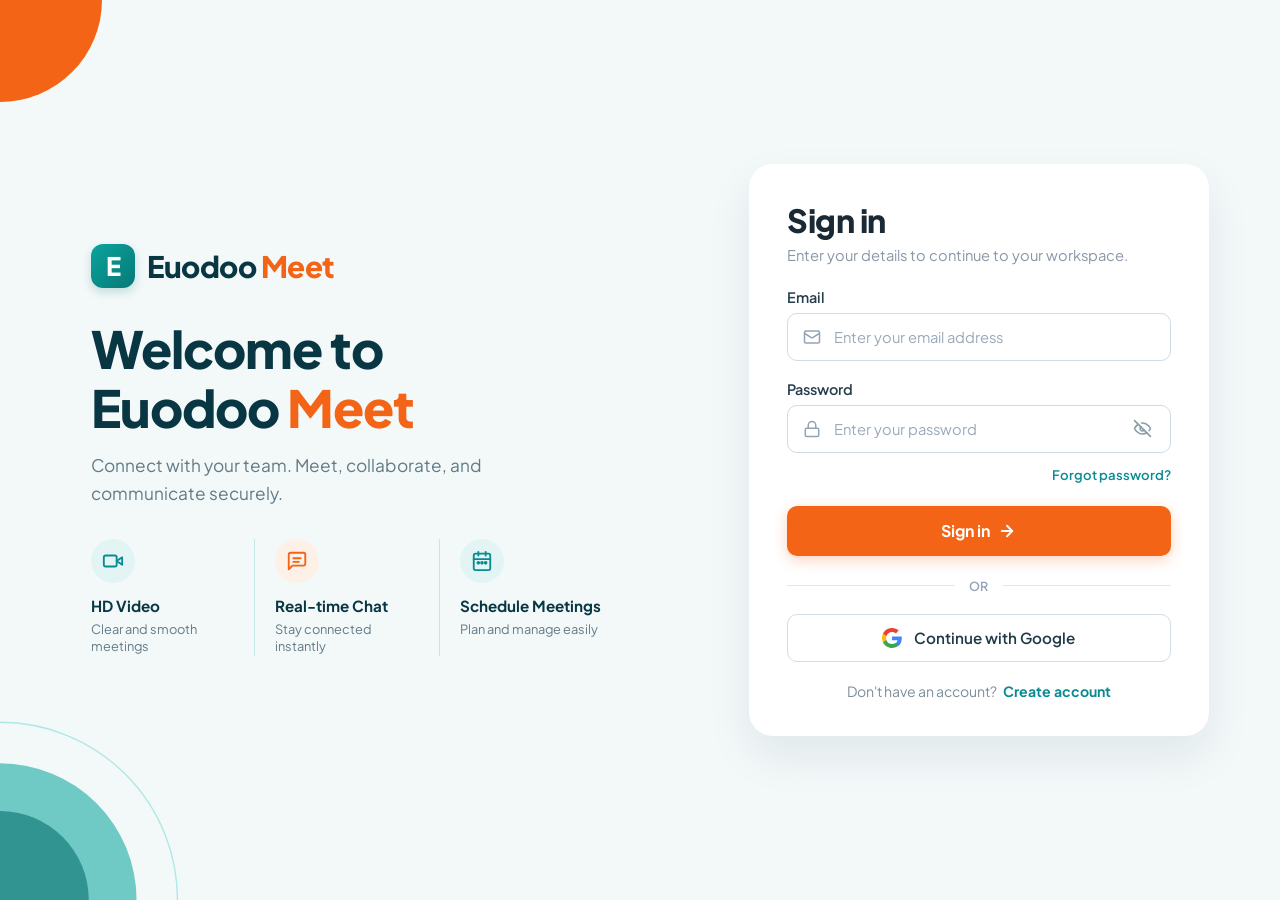
<file: index.html>
<!DOCTYPE html>
<html lang="en">
<head>
    <meta charset="UTF-8" />
    <meta name="viewport" content="width=device-width, initial-scale=1.0" />
    <meta name="description" content="Euodoo Meet - video conferencing and collaboration" />
    <title>Euodoo Meet</title>
    <style>
        body {
            margin: 0;
            min-height: 100vh;
            display: flex;
            align-items: center;
            justify-content: center;
            font-family: system-ui, -apple-system, "Segoe UI", Roboto, sans-serif;
            background: #f8fafc;
            color: #334155;
        }
        main {
            text-align: center;
        }
        .spinner {
            width: 34px;
            height: 34px;
            margin: 0 auto 14px;
            border: 3px solid #cbd5e1;
            border-top-color: #00817a;
            border-radius: 50%;
            animation: spin 0.8s linear infinite;
        }
        @keyframes spin { to { transform: rotate(360deg); } }
        p { margin: 0 0 14px; font-size: 15px; }
        a {
            color: #00817a;
            font-weight: 600;
            text-decoration: none;
        }
        a:hover { text-decoration: underline; }
    </style>
</head>
<body>
    <main>
        <div class="spinner" aria-hidden="true"></div>
        <p id="loading">Taking you to Euodoo Meet&hellip;</p>
        <p>If you are not redirected, <a href="login.html">Continue to Euodoo Meet</a></p>
    </main>
    <script>
        (function () {
            // Keep the loading message accessible while the redirect happens.
            var msg = document.getElementById('loading');
            if (msg) msg.textContent = 'Taking you to Euodoo Meet\u2026';
            // Relative redirect so the app works from any deployment root.
            window.location.replace('login.html');
        })();
    </script>
</body>
</html>
</file>
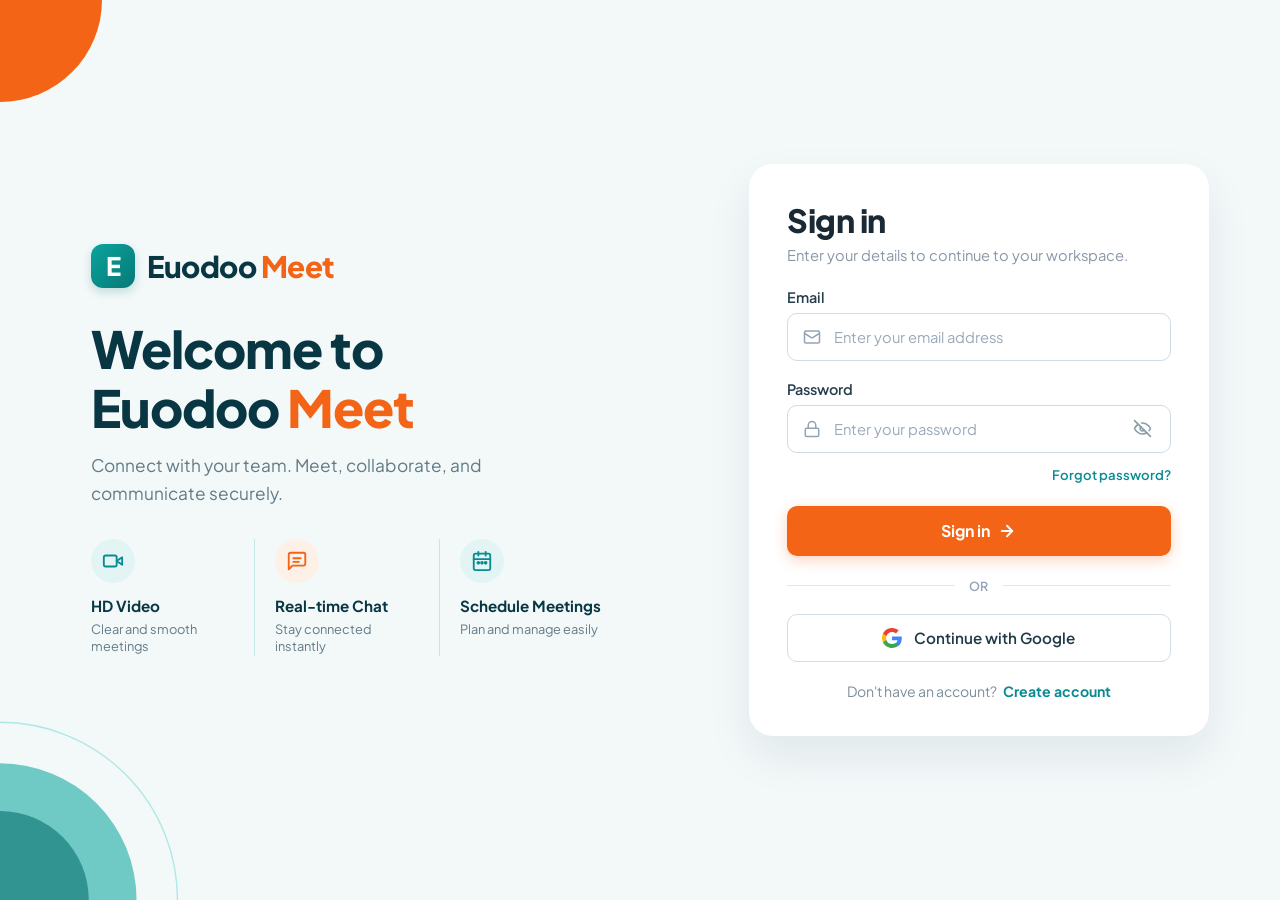
<file: admin.html>
<!DOCTYPE html>
<html lang="en">
<head>
    <meta charset="utf-8">
    <meta name="viewport" content="width=device-width, initial-scale=1, viewport-fit=cover">
    <title>Admin analytics &middot; EuodooMeet</title>
    <link rel="preconnect" href="https://fonts.googleapis.com">
    <link rel="preconnect" href="https://fonts.gstatic.com" crossorigin>
    <link href="https://fonts.googleapis.com/css2?family=Plus+Jakarta+Sans:wght@400;500;600;700;800&display=swap"
          rel="stylesheet">
    <style>
        :root {
            --teal: #00817a;
            --teal-pale: #e2f2f0;
            --orange: #F06422;
            --orange-pale: #FEF0E8;
            --canvas: #f7f8fa;
            --card: #ffffff;
            --ink: #17333d;
            --muted: #718893;
            --muted-strong: #5b7380;
            --line: #dce7ea;
            --line-strong: #ccd9dd;
            --r-md: 12px;
            --r-sm: 8px;
            --green: #1a7f4e;
            --green-pale: #e6f5ee;
            --red: #d43d3d;
            --red-pale: #fdecec;
            --shadow-card: 0 1px 2px rgba(23, 51, 61, .04), 0 10px 28px -14px rgba(23, 51, 61, .12);
        }

        * { box-sizing: border-box; }

        html { height: 100%; }

        body {
            margin: 0;
            min-height: 100%;
            background: var(--canvas);
            color: var(--ink);
            font-family: 'Plus Jakarta Sans', Inter, ui-sans-serif, system-ui, -apple-system, 'Segoe UI', Roboto, sans-serif;
            font-size: 14px;
            line-height: 1.45;
            -webkit-font-smoothing: antialiased;
        }

        [hidden] { display: none !important; }

        :where(a, button, select, input, [tabindex]):focus-visible {
            outline: 2px solid var(--teal);
            outline-offset: 2px;
        }

        .sr-only {
            position: absolute;
            width: 1px;
            height: 1px;
            padding: 0;
            margin: -1px;
            overflow: hidden;
            clip: rect(0 0 0 0);
            white-space: nowrap;
            border: 0;
        }

        /* ---------- Sticky topbar ---------- */
        .topbar {
            position: sticky;
            top: 0;
            z-index: 30;
            display: flex;
            align-items: center;
            justify-content: space-between;
            gap: 12px;
            min-height: 64px;
            padding: 10px 20px;
            padding-top: max(10px, env(safe-area-inset-top));
            background: var(--card);
            border-bottom: 1px solid var(--line);
        }

        .brand {
            display: inline-flex;
            align-items: center;
            gap: 10px;
            text-decoration: none;
            color: var(--ink);
            border-radius: var(--r-sm);
        }

        .brand-chip {
            display: grid;
            place-items: center;
            width: 40px;
            height: 40px;
            border-radius: var(--r-md);
            background: var(--teal);
            color: #fff;
            font-size: 22px;
            font-weight: 800;
            flex: 0 0 auto;
        }

        .brand-name {
            font-size: 20px;
            font-weight: 800;
            letter-spacing: -0.02em;
            white-space: nowrap;
        }

        .brand-name .accent { color: var(--orange); }

        .topbar-link {
            display: inline-flex;
            align-items: center;
            height: 40px;
            padding: 0 16px;
            border: 1px solid var(--line-strong);
            border-radius: var(--r-sm);
            background: var(--card);
            color: var(--ink);
            font-weight: 700;
            text-decoration: none;
            white-space: nowrap;
            transition: background .15s ease;
        }

        .topbar-link:hover { background: var(--canvas); }

        /* ---------- Layout ---------- */
        .container {
            max-width: 1240px;
            margin: 0 auto;
            padding: 28px 20px 40px;
        }

        .page-head { margin-bottom: 20px; }

        .page-head h1 {
            margin: 0 0 10px;
            font-size: 26px;
            font-weight: 800;
            letter-spacing: -0.02em;
        }

        .demo-banner {
            display: inline-flex;
            align-items: center;
            gap: 8px;
            padding: 7px 12px;
            border: 1px solid var(--orange);
            background: var(--orange-pale);
            color: #8a3c13;
            border-radius: 999px;
            font-size: 12.5px;
            font-weight: 600;
        }

        .demo-banner .dot {
            width: 8px;
            height: 8px;
            border-radius: 50%;
            background: var(--orange);
            flex: 0 0 auto;
        }

        .filters {
            display: flex;
            flex-wrap: wrap;
            align-items: flex-end;
            gap: 12px;
            margin-top: 18px;
        }

        .field { display: flex; flex-direction: column; gap: 5px; }

        .field label {
            font-size: 12px;
            font-weight: 700;
            color: var(--muted-strong);
        }

        .field select,
        .field input {
            height: 42px;
            min-width: 0;
            padding: 0 12px;
            border: 1px solid var(--line-strong);
            border-radius: var(--r-sm);
            background: var(--card);
            color: var(--ink);
            font: inherit;
            font-weight: 600;
        }

        .field select { cursor: pointer; }
        .field input { width: 260px; }

        .field select:hover,
        .field input:hover { background: var(--canvas); }

        /* ---------- KPI cards ---------- */
        .kpi-grid {
            display: grid;
            grid-template-columns: repeat(auto-fit, minmax(160px, 1fr));
            gap: 14px;
            margin-bottom: 22px;
        }

        .kpi-card {
            background: var(--card);
            border: 1px solid var(--line);
            border-radius: var(--r-md);
            box-shadow: var(--shadow-card);
            padding: 16px 18px;
        }

        .kpi-label {
            margin: 0 0 6px;
            font-size: 12px;
            font-weight: 700;
            color: var(--muted-strong);
        }

        .kpi-value {
            margin: 0;
            font-size: 26px;
            font-weight: 800;
            letter-spacing: -0.02em;
            font-variant-numeric: tabular-nums;
        }

        .kpi-value .unit {
            font-size: 13px;
            font-weight: 700;
            color: var(--muted-strong);
            margin-left: 3px;
        }

        /* ---------- Charts ---------- */
        .charts-grid {
            display: grid;
            grid-template-columns: 1fr 1fr;
            gap: 14px;
            margin-bottom: 22px;
        }

        .chart-card {
            background: var(--card);
            border: 1px solid var(--line);
            border-radius: var(--r-md);
            box-shadow: var(--shadow-card);
            padding: 18px;
            min-width: 0;
        }

        .chart-card h2 {
            margin: 0 0 12px;
            font-size: 15px;
            font-weight: 700;
        }

        .chart-svg { display: block; width: 100%; height: auto; }

        .chart-svg text {
            font-family: inherit;
            font-size: 10px;
            fill: var(--muted-strong);
        }

        .chart-svg .bar { transition: opacity .15s ease; }
        .chart-svg .bar:hover { opacity: .82; }

        /* ---------- Table ---------- */
        .table-card {
            background: var(--card);
            border: 1px solid var(--line);
            border-radius: var(--r-md);
            box-shadow: var(--shadow-card);
            overflow: hidden;
            margin-bottom: 26px;
        }

        .table-scroll { overflow-x: auto; }

        .table-scroll table {
            width: 100%;
            min-width: 760px;
            border-collapse: collapse;
        }

        .table-scroll thead th {
            text-align: left;
            padding: 12px 16px;
            font-size: 12px;
            font-weight: 700;
            text-transform: uppercase;
            letter-spacing: .06em;
            color: var(--muted-strong);
            background: var(--canvas);
            border-bottom: 1px solid var(--line);
            white-space: nowrap;
        }

        .table-scroll tbody td {
            padding: 13px 16px;
            border-bottom: 1px solid var(--line);
            font-variant-numeric: tabular-nums;
            vertical-align: middle;
        }

        .table-scroll tbody tr:last-child td { border-bottom: 0; }
        .table-scroll tbody tr:hover td { background: #fbfdfd; }

        .cell-meeting { min-width: 0; }

        .cell-meeting .m-title {
            font-weight: 700;
            color: var(--ink);
        }

        .cell-meeting .m-code {
            font-size: 11.5px;
            color: var(--muted);
            font-weight: 600;
            letter-spacing: .03em;
        }

        .status-pill {
            display: inline-flex;
            align-items: center;
            gap: 6px;
            padding: 4px 10px;
            border-radius: 999px;
            font-size: 12px;
            font-weight: 700;
            white-space: nowrap;
        }

        .status-pill::before {
            content: '';
            width: 7px;
            height: 7px;
            border-radius: 50%;
            background: currentColor;
            flex: 0 0 auto;
        }

        .status-active { background: var(--green-pale); color: var(--green); }
        .status-completed { background: var(--teal-pale); color: #066a64; }
        .status-missed { background: var(--red-pale); color: var(--red); }

        .table-empty td {
            text-align: center;
            padding: 34px 16px;
            color: var(--muted-strong);
            font-weight: 600;
        }

        .pagination {
            display: flex;
            align-items: center;
            justify-content: flex-end;
            gap: 10px;
            padding: 12px 16px;
            border-top: 1px solid var(--line);
            background: var(--card);
        }

        .page-info {
            font-size: 13px;
            font-weight: 600;
            color: var(--muted-strong);
            font-variant-numeric: tabular-nums;
        }

        .page-btn {
            height: 34px;
            padding: 0 14px;
            border: 1px solid var(--line-strong);
            border-radius: var(--r-sm);
            background: var(--card);
            color: var(--ink);
            font: inherit;
            font-weight: 700;
            cursor: pointer;
            transition: background .15s ease;
        }

        .page-btn:hover:not(:disabled) { background: var(--canvas); }
        .page-btn:disabled { opacity: .45; cursor: default; }

        /* ---------- Access denied ---------- */
        .denied-wrap {
            max-width: 460px;
            margin: 12vh auto 0;
            padding: 0 20px;
        }

        .denied-card {
            background: var(--card);
            border: 1px solid var(--line);
            border-radius: var(--r-md);
            box-shadow: var(--shadow-card);
            padding: 32px 28px;
            text-align: center;
        }

        .denied-icon {
            display: grid;
            place-items: center;
            width: 52px;
            height: 52px;
            margin: 0 auto 16px;
            border-radius: 50%;
            background: var(--orange-pale);
            color: var(--orange);
        }

        .denied-card h1 { margin: 0 0 8px; font-size: 22px; font-weight: 800; }
        .denied-card p { margin: 0 0 20px; color: var(--muted-strong); }

        .btn-primary {
            display: inline-flex;
            align-items: center;
            height: 42px;
            padding: 0 20px;
            border: 0;
            border-radius: var(--r-sm);
            background: var(--teal);
            color: #fff;
            font: inherit;
            font-weight: 700;
            text-decoration: none;
            cursor: pointer;
            transition: background .15s ease;
        }

        .btn-primary:hover { background: #07625d; }

        .footer-note {
            text-align: center;
            color: var(--muted);
            font-size: 13px;
            padding-bottom: 12px;
        }

        /* ---------- Responsive ---------- */
        @media (max-width: 900px) {
            .charts-grid { grid-template-columns: 1fr; }
        }

        @media (max-width: 640px) {
            .container { padding: 20px 14px 32px; }
            .field input { width: 100%; }
            .filters .field { flex: 1 1 140px; }
        }
    </style>
</head>
<!-- NOTE: the admin gate below is a UI-level demo check only. The backend MUST
     enforce authorization on the analytics API (e.g. GET /api/admin/analytics)
     before serving admin usage data. Client-side gating is not security. -->
<body>

<!-- ===================== Sticky topbar ===================== -->
<header class="topbar">
    <a class="brand" href="dashboard.html">
        <span class="brand-chip" aria-hidden="true">E</span>
        <span class="brand-name">Euodoo<span class="accent">Meet</span></span>
    </a>
    <nav aria-label="Top navigation">
        <a class="topbar-link" href="dashboard.html">Dashboard</a>
    </nav>
</header>

<!-- ===================== Access denied (non-admin users) ===================== -->
<div id="denied-view" hidden>
    <div class="denied-wrap">
        <div class="denied-card">
            <span class="denied-icon" aria-hidden="true">
                <svg width="24" height="24" viewBox="0 0 24 24" fill="none" stroke="currentColor" stroke-width="2"
                     stroke-linecap="round" stroke-linejoin="round" aria-hidden="true" focusable="false">
                    <rect width="18" height="11" x="3" y="11" rx="2"/><path d="M7 11V7a5 5 0 0 1 10 0v4"/>
                </svg>
            </span>
            <h1>Access denied</h1>
            <p>Your account doesn't have admin access. Sign in with an administrator account.</p>
            <a class="btn-primary" href="dashboard.html">Back to dashboard</a>
        </div>
    </div>
</div>

<!-- ===================== Admin analytics (demo data) ===================== -->
<div id="app-view" hidden>
    <main class="container">

        <!-- 1. Header row -->
        <div class="page-head">
            <h1>Admin analytics</h1>
            <span class="demo-banner"><span class="dot" aria-hidden="true"></span>Demo data &mdash; when connected, this page computes real usage from the backend analytics API.</span>
            <div class="filters">
                <div class="field">
                    <label for="range-select">Date range</label>
                    <select id="range-select">
                        <option value="7">Last 7 days</option>
                        <option value="30" selected>Last 30 days</option>
                        <option value="90">Last 90 days</option>
                    </select>
                </div>
                <div class="field">
                    <label for="meeting-search">Search</label>
                    <input id="meeting-search" type="search" autocomplete="off" spellcheck="false"
                           placeholder="Search meeting title or host">
                </div>
            </div>
        </div>

        <!-- 2. KPI cards -->
        <section class="kpi-grid" aria-label="Usage summary">
            <div class="kpi-card">
                <p class="kpi-label">Total meetings</p>
                <p class="kpi-value" id="kpi-total">0</p>
            </div>
            <div class="kpi-card">
                <p class="kpi-label">Active now</p>
                <p class="kpi-value" id="kpi-active">0</p>
            </div>
            <div class="kpi-card">
                <p class="kpi-label">Completed</p>
                <p class="kpi-value" id="kpi-completed">0</p>
            </div>
            <div class="kpi-card">
                <p class="kpi-label">Avg duration</p>
                <p class="kpi-value"><span id="kpi-avg">0</span><span class="unit">min</span></p>
            </div>
            <div class="kpi-card">
                <p class="kpi-label">Total participants</p>
                <p class="kpi-value" id="kpi-participants">0</p>
            </div>
        </section>

        <!-- 3. Charts -->
        <section class="charts-grid" aria-label="Usage charts">
            <div class="chart-card">
                <h2 id="week-chart-title">Meetings per week</h2>
                <svg id="week-chart" class="chart-svg" role="img" aria-labelledby="week-chart-title" viewBox="0 0 760 250"></svg>
            </div>
            <div class="chart-card">
                <h2 id="participants-chart-title">Participants by meeting</h2>
                <svg id="participants-chart" class="chart-svg" role="img" aria-labelledby="participants-chart-title" viewBox="0 0 760 250"></svg>
            </div>
        </section>

        <!-- 4. Meetings table -->
        <section class="table-card" aria-label="Meetings list">
            <div class="table-scroll">
                <table>
                    <thead>
                    <tr>
                        <th scope="col">Meeting</th>
                        <th scope="col">Host</th>
                        <th scope="col">Date</th>
                        <th scope="col">Participants</th>
                        <th scope="col">Duration</th>
                        <th scope="col">Status</th>
                    </tr>
                    </thead>
                    <tbody id="meetings-tbody"></tbody>
                </table>
            </div>
            <div class="pagination">
                <span class="page-info" id="page-info">Page 1 of 1</span>
                <button type="button" class="page-btn" id="page-prev">&larr; Prev</button>
                <button type="button" class="page-btn" id="page-next">Next &rarr;</button>
            </div>
        </section>

        <!-- 5. Footer note -->
        <p class="footer-note">Sample analytics shown as demo data. Connect the Spring Boot analytics endpoint (GET /api/admin/analytics) to display real usage.</p>
    </main>
</div>

<script src="js/app.js"></script>
<script>
(function () {
    'use strict';

    /* ---------------------------------------------------------------
       Helpers: DOM + escaping (same practice as Callpage.html's esc())
       --------------------------------------------------------------- */
    var $ = function (id) { return document.getElementById(id); };

    // Escapes any string injected into innerHTML: replaces & < > " '
    var esc = function (s) {
        return String(s == null ? '' : s).replace(/[&<>"']/g, function (m) {
            return { '&': '&amp;', '<': '&lt;', '>': '&gt;', '"': '&quot;', "'": '&#39;' }[m];
        });
    };

    var DAY_MS = 86400000;
    var MONTHS = ['Jan', 'Feb', 'Mar', 'Apr', 'May', 'Jun', 'Jul', 'Aug', 'Sep', 'Oct', 'Nov', 'Dec'];

    function fmtDate(ts) {
        var d = new Date(ts);
        var h = d.getHours(), ampm = h >= 12 ? 'PM' : 'AM', h12 = h % 12 || 12;
        var m = d.getMinutes();
        return d.getDate() + ' ' + MONTHS[d.getMonth()] + ' ' + d.getFullYear() + ', ' +
            h12 + ':' + (m < 10 ? '0' : '') + m + ' ' + ampm;
    }

    function fmtShort(ts) {
        var d = new Date(ts);
        return d.getDate() + ' ' + MONTHS[d.getMonth()];
    }

    /* ---------------------------------------------------------------
       1. Auth + admin gate (UI-level demo check only)
       --------------------------------------------------------------- */
    var app = window.EuodooApp || null;
    var session = app && typeof app.requireAuth === 'function'
        ? app.requireAuth('login.html', false)
        : null;
    if (!session) return; // requireAuth redirected to login.html

    // Demo allow-list only; real authorization must live server-side.
    var ADMIN_EMAILS = ['kiran.s@euodoo.com'];

    var sessionEmail = session && session.email ? String(session.email).toLowerCase().trim() : '';
    var isAdmin = ADMIN_EMAILS.indexOf(sessionEmail) !== -1;

    var deniedView = $('denied-view');
    var appView = $('app-view');
    if (!deniedView || !appView) return;

    if (!isAdmin) {
        // Non-admin: show ONLY the denied card; everything else stays hidden.
        deniedView.hidden = false;
        appView.hidden = true;
        return;
    }

    deniedView.hidden = true;
    appView.hidden = false;

    /* ---------------------------------------------------------------
       2. Deterministic demo dataset
       ---------------------------------------------------------------
       Values are seeded from the meeting code strings so every reload
       of the page shows the SAME numbers (no Math.random noise).      */

    // Small FNV-1a style hash -> 32-bit unsigned int.
    function hashStr(s) {
        var h = 2166136261;
        for (var i = 0; i < s.length; i++) {
            h ^= s.charCodeAt(i);
            h = Math.imul(h, 16777619) >>> 0;
        }
        return h >>> 0;
    }

    // Mulberry32 PRNG seeded from the hash.
    function rngFor(seed) {
        var a = seed >>> 0;
        return function () {
            a = (a + 0x6D2B79F5) | 0;
            var t = Math.imul(a ^ (a >>> 15), 1 | a);
            t = (t + Math.imul(t ^ (t >>> 7), 61 | t)) ^ t;
            return ((t ^ (t >>> 14)) >>> 0) / 4294967296;
        };
    }

    var MEETING_SEEDS = [
        { code: 'fpl-qtxr-mhs', title: 'Frontend Planning',   host: 'Kiran S' },
        { code: 'skf-lndw-zoa', title: 'Sprint Kickoff',      host: 'Rithu Singh' },
        { code: 'dcr-ypeh-vbi', title: 'Design Critique',     host: 'Dawan S' },
        { code: 'cld-mxfa-gkt', title: 'Client Demo',         host: 'Kiran S' },
        { code: 'bsy-owtc-rje', title: 'Backend Sync',        host: 'Jhanavi Kumari' },
        { code: 'rrt-qzia-nhu', title: 'Release Retro',       host: 'Kiran S' },
        { code: 'spl-rdvb-wyk', title: 'Sprint Planning',     host: 'Rithu Singh' },
        { code: 'adc-mkv-plg',  title: 'Architecture Review', host: 'Dawan S' }
    ];

    function buildDemoData() {
        var now = new Date();
        var rows = MEETING_SEEDS.map(function (seed) {
            var r = rngFor(hashStr(seed.code));
            var daysAgo = Math.floor(r() * 90);            // spread over last 90 days
            var hour = 8 + Math.floor(r() * 10);           // 08:00 .. 17:59
            var minute = Math.floor(r() * 60);
            var started = new Date(now.getFullYear(), now.getMonth(), now.getDate() - daysAgo, hour, minute, 0);
            // Never place a meeting in the future (same-day early-morning visits).
            while (started.getTime() > now.getTime()) {
                started = new Date(started.getTime() - 3600000);
            }
            return {
                code: seed.code,
                title: seed.title,
                host: seed.host,
                startedAt: started.getTime(),
                durationMin: 15 + Math.floor(r() * 81),    // 15..95
                participantCount: 2 + Math.floor(r() * 11),// 2..12
                status: r() < 0.22 ? 'missed' : 'completed',
                daysAgo: daysAgo
            };
        });

        // At most ONE active meeting: deterministically the most recent one,
        // shifted into the last few hours so it is always "live" today.
        var active = rows.reduce(function (best, m) {
            return m.startedAt > best.startedAt ? m : best;
        }, rows[0]);
        var liveR = rngFor(hashStr(active.code + ':live'));
        active.startedAt = now.getTime() - (2 * 3600000 + Math.floor(liveR() * 4 * 3600000));
        active.status = 'active';
        return rows;
    }

    var DATA = buildDemoData();

    var state = {
        rangeDays: 30,
        query: '',
        page: 1
    };
    var PAGE_SIZE = 5;

    function meetingsInRange() {
        var cutoff = Date.now() - state.rangeDays * DAY_MS;
        var limit = Date.now() + 60000; // exclude anything in the future
        return DATA.filter(function (m) {
            return m.startedAt >= cutoff && m.startedAt <= limit;
        });
    }

    function filteredMeetings() {
        var q = state.query.trim().toLowerCase();
        return meetingsInRange().filter(function (m) {
            if (!q) return true;
            return m.title.toLowerCase().indexOf(q) !== -1 ||
                m.host.toLowerCase().indexOf(q) !== -1;
        }).sort(function (a, b) { return b.startedAt - a.startedAt; });
    }

    /* ---------------------------------------------------------------
       3. KPI cards
       --------------------------------------------------------------- */
    function setText(id, value) {
        var el = $(id);
        if (el) el.textContent = String(value);
    }

    function renderKpis(list) {
        var activeCount = 0, completedCount = 0, durSum = 0, participantSum = 0;
        list.forEach(function (m) {
            if (m.status === 'active') activeCount++;
            else if (m.status === 'completed') completedCount++;
            durSum += m.durationMin;
            participantSum += m.participantCount;
        });
        setText('kpi-total', list.length);
        setText('kpi-active', activeCount);
        setText('kpi-completed', completedCount);
        setText('kpi-avg', list.length ? Math.round(durSum / list.length) : 0);
        setText('kpi-participants', participantSum);
    }

    /* ---------------------------------------------------------------
       4a. "Meetings per week" — inline SVG bar chart
       --------------------------------------------------------------- */
    function weekBucketCount(rangeDays) {
        return rangeDays === 7 ? 1 : rangeDays === 30 ? 4 : 13;
    }

    function renderWeekChart(list) {
        var svg = $('week-chart');
        if (!svg) return;
        var weeks = weekBucketCount(state.rangeDays);
        var nowT = Date.now();

        var buckets = [];
        for (var i = 0; i < weeks; i++) buckets.push(0);
        list.forEach(function (m) {
            var diffDays = (nowT - m.startedAt) / DAY_MS;
            var idx = weeks === 1 ? 0 : Math.min(weeks - 1, Math.floor(diffDays / 7));
            if (idx >= 0 && idx < weeks) buckets[idx] += 1;
        });

        var W = 760, H = 250, padL = 26, padR = 10, padT = 26, padB = 38;
        var areaW = W - padL - padR, areaH = H - padT - padB;
        var max = Math.max.apply(null, buckets.concat([1]));
        var step = areaW / weeks;
        var barW = Math.min(64, step * 0.5);

        var parts = '';
        // Gridlines (decorative, aria-hidden by nature inside role="img" svg).
        [0.25, 0.5, 0.75].forEach(function (f) {
            var y = padT + areaH * f;
            parts += '<line x1="' + padL + '" y1="' + y + '" x2="' + (W - padR) + '" y2="' + y +
                '" stroke="#eef3f5" stroke-width="1"/>';
        });
        parts += '<line x1="' + padL + '" y1="' + (padT + areaH) + '" x2="' + (W - padR) +
            '" y2="' + (padT + areaH) + '" stroke="' + '#dce7ea' + '" stroke-width="1"/>';

        buckets.forEach(function (count, i) {
            var h = Math.max(count > 0 ? 5 : 0, (count / max) * areaH);
            var x = padL + i * step + (step - barW) / 2;
            var y = padT + areaH - h;
            var bucketStart = fmtShort(nowT - (i * 7 + (weeks > 8 ? 6 : 0)) * DAY_MS);
            parts +=
                '<rect class="bar" x="' + x + '" y="' + y + '" width="' + barW + '" height="' + h +
                '" rx="5" fill="#00817a">' +
                '<title>' + bucketStart + ': ' + count + ' meeting' + (count === 1 ? '' : 's') + '</title></rect>';
            if (count > 0) {
                parts += '<text x="' + (x + barW / 2) + '" y="' + (y - 7) +
                    '" text-anchor="middle" font-weight="700" fill="#17333d">' + count + '</text>';
            }
            // X labels: thin out for the 13-week view.
            if (weeks <= 4 || i % 2 === weeks % 2) {
                parts += '<text x="' + (x + barW / 2) + '" y="' + (H - 12) +
                    '" text-anchor="middle">' + bucketStart + '</text>';
            }
        });

        if (!list.length) {
            parts += '<text x="' + (W / 2) + '" y="' + (padT + areaH / 2) +
                '" text-anchor="middle" font-size="13" fill="#718893">No meetings in this range</text>';
        }

        svg.setAttribute('aria-label',
            'Meetings per week bar chart, ' + weeks + ' week' + (weeks === 1 ? '' : 's') +
            ': ' + buckets.join(', '));
        svg.innerHTML = parts; // internal data only (escaped/numeric), never user input
    }

    /* ---------------------------------------------------------------
       4b. "Participants by meeting" — horizontal SVG bars
       --------------------------------------------------------------- */
    function renderParticipantsChart(list) {
        var svg = $('participants-chart');
        if (!svg) return;

        var top = list.slice()
            .sort(function (a, b) { return b.participantCount - a.participantCount; })
            .slice(0, 6);
        var W = 760, H = 250, padL = 200, padR = 54, padT = 16, padB = 14;
        var areaW = W - padL - padR;
        var rowH = 34, gap = 6;
        var max = top.reduce(function (best, m) { return Math.max(best, m.participantCount); }, 1);
        var colors = ['#00817a', '#F06422'];

        var parts = '<line x1="' + padL + '" y1="' + padT + '" x2="' + padL + '" y2="' +
            (padT + top.length * (rowH)) + '" stroke="#dce7ea" stroke-width="1"/>';

        top.forEach(function (m, i) {
            var y = padT + i * rowH;
            var bw = Math.max(4, (m.participantCount / max) * areaW);
            var label = m.title.length > 26 ? m.title.slice(0, 25) + '\u2026' : m.title;
            parts += '<text x="' + (padL - 10) + '" y="' + (y + rowH / 2 + 8) +
                '" text-anchor="end" font-size="11.5" fill="#17333d" font-weight="600"><title>' +
                esc(m.title) + '</title>' + esc(label) + '</text>';
            parts += '<rect class="bar" x="' + padL + '" y="' + y + '" width="' + bw + '" height="' +
                (rowH - gap) + '" rx="5" fill="' + colors[i % 2] + '"><title>' + esc(m.title) +
                ': ' + m.participantCount + ' participants</title></rect>';
            parts += '<text x="' + (padL + bw + 8) + '" y="' + (y + rowH / 2 + 8) +
                '" font-weight="700" fill="#17333d">' + m.participantCount + '</text>';
        });

        if (!top.length) {
            parts += '<text x="' + (W / 2) + '" y="' + (H / 2) +
                '" text-anchor="middle" font-size="13" fill="#718893">No meetings in this range</text>';
        }

        svg.setAttribute('aria-label', 'Participants by meeting, top ' + top.length + ' meetings: ' +
            top.map(function (m) { return m.title + ' ' + m.participantCount; }).join(', '));
        svg.innerHTML = parts;
    }

    /* ---------------------------------------------------------------
       5. Meetings table + pagination
       --------------------------------------------------------------- */
    var STATUS_META = {
        active:    { cls: 'status-active',    label: 'Active' },
        completed: { cls: 'status-completed', label: 'Completed' },
        missed:    { cls: 'status-missed',    label: 'Missed' }
    };

    function renderTable(list) {
        var tbody = $('meetings-tbody');
        var prev = $('page-prev'), next = $('page-next'), info = $('page-info');
        if (!tbody) return;

        var totalPages = Math.max(1, Math.ceil(list.length / PAGE_SIZE));
        state.page = Math.min(state.page, totalPages);

        var start = (state.page - 1) * PAGE_SIZE;
        var slice = list.slice(start, start + PAGE_SIZE);

        if (!slice.length) {
            tbody.innerHTML = '<tr class="table-empty"><td colspan="6">No meetings match your filters for this range. Try a wider date range or clear the search.</td></tr>';
        } else {
            tbody.innerHTML = slice.map(function (m) {
                var meta = STATUS_META[m.status] || STATUS_META.completed;
                return '<tr>' +
                    '<td class="cell-meeting"><div class="m-title">' + esc(m.title) + '</div>' +
                    '<div class="m-code">' + esc(m.code) + '</div></td>' +
                    '<td>' + esc(m.host) + '</td>' +
                    '<td>' + fmtDate(m.startedAt) + '</td>' +
                    '<td>' + m.participantCount + '</td>' +
                    '<td>' + m.durationMin + ' min</td>' +
                    '<td><span class="status-pill ' + meta.cls + '">' + meta.label + '</span></td>' +
                    '</tr>';
            }).join('');
        }

        if (info) {
            info.textContent = list.length
                ? 'Page ' + state.page + ' of ' + totalPages
                : 'Page 1 of 1';
        }
        if (prev) prev.disabled = state.page <= 1;
        if (next) next.disabled = state.page >= totalPages;
    }

    /* ---------------------------------------------------------------
       6. Render orchestration
       --------------------------------------------------------------- */
    function render() {
        var list = filteredMeetings();
        renderKpis(list);
        renderWeekChart(list);
        renderParticipantsChart(list);
        renderTable(list);
    }

    function bindListeners() {
        var rangeSelect = $('range-select');
        var searchInput = $('meeting-search');
        var prev = $('page-prev'), next = $('page-next');

        if (rangeSelect) {
            rangeSelect.addEventListener('change', function () {
                var d = parseInt(rangeSelect.value, 10);
                state.rangeDays = isNaN(d) ? 30 : d;
                state.page = 1;
                render();
            });
        }
        if (searchInput) {
            searchInput.addEventListener('input', function () {
                state.query = searchInput.value;
                state.page = 1;
                render();
            });
        }
        if (prev) {
            prev.addEventListener('click', function () {
                if (state.page > 1) { state.page--; renderTable(filteredMeetings()); }
            });
        }
        if (next) {
            next.addEventListener('click', function () {
                var totalPages = Math.max(1, Math.ceil(filteredMeetings().length / PAGE_SIZE));
                if (state.page < totalPages) { state.page++; renderTable(filteredMeetings()); }
            });
        }
    }

    bindListeners();
    render();
})();
</script>
<!-- Admin analytics is demo data only; requires backend analytics integration (Section 6F of the scope). -->
</body>
</html>
</file>
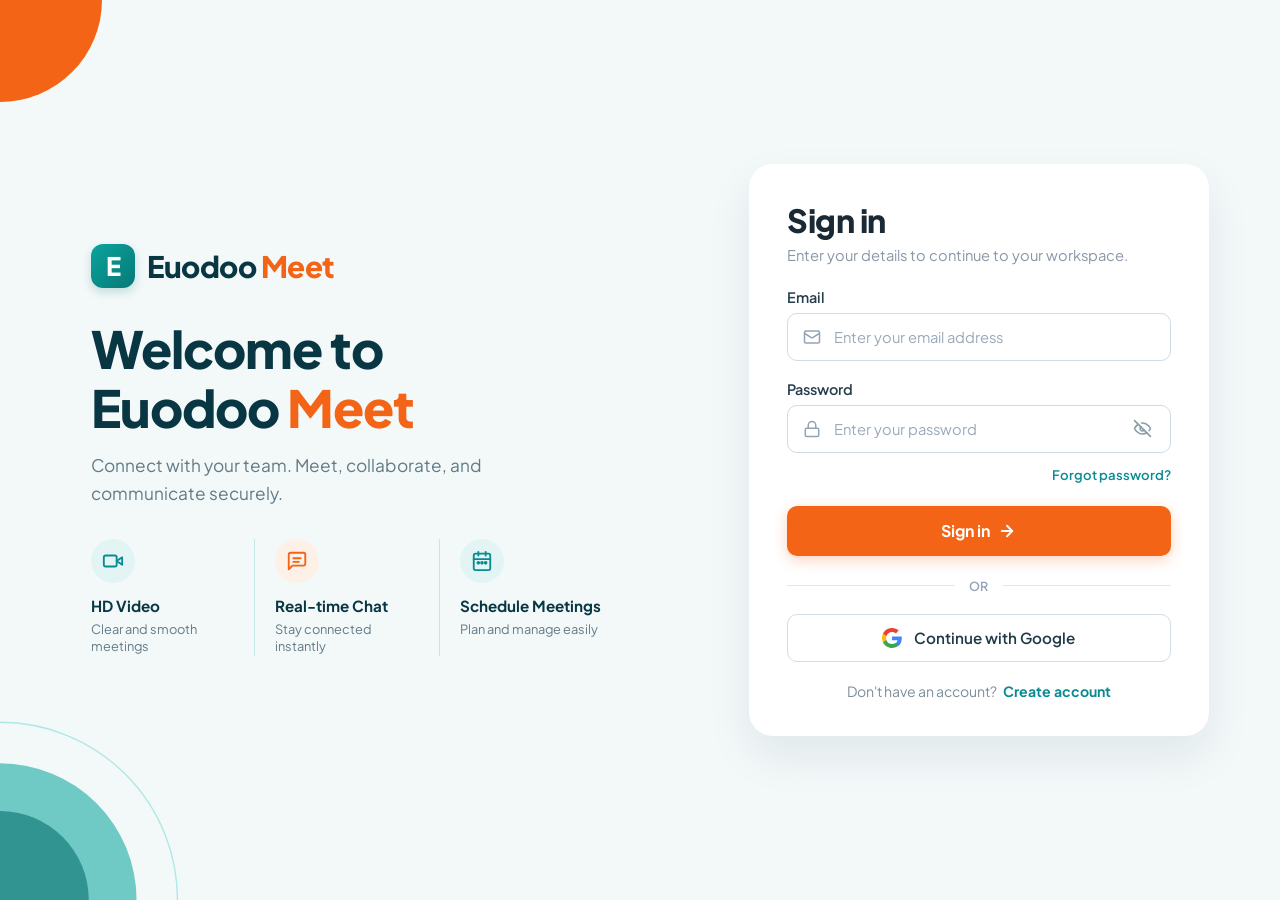
<file: Callpage.html>
<!DOCTYPE html>
<html lang="en">
<head>
    <meta charset="UTF-8">
    <meta name="viewport" content="width=device-width, initial-scale=1.0">
    <title>Euodoo Meet - Video Conferencing & Collaborative Whiteboard</title>
    <style>
        :root {
            --bg: #f4f7f8;
            --surface: #fff;
            --text: #1e293b;
            --sec: #64748b;
            --muted: #94a3b8;
            --teal: #00817a;
            --teal-d: #006560;
            --teal-l: #e6f5f4;
            --teal-h: #00938b;
            --or: #ea580c;
            --or-a: #e05625;
            --or-l: #fef0ea;
            --border: #e2e8f0;
            --sub: #edf2f7;
            --sh-sm: 0 1px 3px rgba(0, 0, 0, .05);
            --sh-md: 0 4px 12px rgba(0, 0, 0, .08);
            --sh-lg: 0 10px 25px -5px rgba(0, 0, 0, .1), 0 8px 10px -6px rgba(0, 0, 0, .08);
            --sh-modal: 0 20px 30px rgba(0, 0, 0, .14), 0 0 1px rgba(0, 0, 0, .1);
            --r-sm: 8px;
            --r-md: 12px;
            --r-lg: 16px;
            --r-xl: 20px;
            --r-full: 9999px;
            --font: -apple-system, BlinkMacSystemFont, "Segoe UI", Roboto, "Helvetica Neue", Arial, sans-serif
        }

        * {
            box-sizing: border-box;
            margin: 0;
            padding: 0
        }

        body {
            font-family: var(--font);
            background: var(--bg);
            color: var(--text);
            height: 100vh;
            height: 100dvh;
            overflow: hidden;
            display: flex;
            flex-direction: column;
            position: relative;
            -webkit-user-select: none;
            user-select: none;
            -webkit-font-smoothing: antialiased
        }

        button {
            font-family: inherit;
            border: none;
            background: none;
            cursor: pointer;
            display: inline-flex;
            align-items: center;
            justify-content: center;
            transition: all .2s ease
        }

        button:focus-visible, input:focus-visible {
            outline: 2px solid var(--teal);
            outline-offset: 2px
        }

        input {
            font-family: inherit;
            outline: none;
            border: 1px solid var(--border);
            -webkit-user-select: text;
            user-select: text
        }

        [contenteditable] {
            -webkit-user-select: text;
            user-select: text
        }

        ::-webkit-scrollbar {
            width: 6px;
            height: 6px
        }

        ::-webkit-scrollbar-thumb {
            background: #cbd5e1;
            border-radius: 4px
        }

        .hidden {
            display: none !important
        }

        /* Header */
        .top-header {
            height: 64px;
            padding: 0 24px;
            background: var(--surface);
            display: flex;
            align-items: center;
            justify-content: space-between;
            border-bottom: 1px solid var(--border);
            z-index: 20;
            flex-shrink: 0;
            gap: 12px
        }

        .brand-section {
            display: flex;
            align-items: center;
            gap: 12px
        }

        .brand-logo {
            width: 36px;
            height: 36px;
            background: var(--teal);
            border-radius: 9px;
            display: flex;
            align-items: center;
            justify-content: center;
            color: #fff;
            font-weight: 800;
            font-size: 20px;
            box-shadow: 0 2px 5px rgba(0, 129, 122, .3)
        }

        .brand-info h1 {
            font-size: 16px;
            font-weight: 700;
            color: #111827;
            line-height: 1.2
        }

        .brand-info span {
            font-size: 12px;
            color: var(--sec);
            font-weight: 500
        }

        .meeting-badges, .top-actions {
            display: flex;
            align-items: center;
            gap: 12px
        }

        .badge-pill {
            display: inline-flex;
            align-items: center;
            gap: 6px;
            padding: 6px 14px;
            border-radius: var(--r-full);
            font-size: 12.5px;
            font-weight: 600
        }

        .badge-encrypted {
            background: var(--teal-l);
            color: var(--teal-d);
            border: 1px solid rgba(0, 129, 122, .15)
        }

        .rec-dot {
            width: 7px;
            height: 7px;
            background: var(--or-a);
            border-radius: 50%;
            animation: pulse 1.5s infinite
        }

        @keyframes pulse {
            50% {
                opacity: .3;
                transform: scale(1.2)
            }
        }

        /* Record button in the nav bar */
        .record-toggle-btn {
            gap: 8px;
            padding: 7px 14px;
            border-radius: var(--r-full);
            font-size: 12.5px;
            font-weight: 600;
            background: #edf2f5;
            color: #334155;
            border: 1px solid transparent;
            white-space: nowrap
        }

        .record-toggle-btn:hover {
            background: var(--border)
        }

        .record-toggle-btn .rec-dot {
            background: #94a3b8;
            animation: none
        }

        .record-toggle-btn.recording {
            background: var(--or-l);
            color: var(--or-a);
            border-color: rgba(224, 86, 37, .2)
        }

        .record-toggle-btn.recording:hover {
            background: #fde3d6
        }

        .record-toggle-btn.recording .rec-dot {
            background: var(--or-a);
            animation: pulse 1.5s infinite
        }

        .segmented-control {
            background: #edf2f5;
            padding: 4px;
            border-radius: var(--r-full);
            display: flex;
            gap: 2px
        }

        .segmented-btn {
            padding: 6px 16px;
            border-radius: var(--r-full);
            font-size: 13px;
            font-weight: 600;
            color: var(--sec);
            gap: 6px
        }

        .segmented-btn.active {
            background: var(--teal);
            color: #fff;
            box-shadow: 0 2px 4px rgba(0, 129, 122, .25)
        }

        .segmented-btn:not(.active):hover {
            color: var(--text);
            background: rgba(0, 0, 0, .04)
        }

        .header-participants-badge {
            display: flex;
            align-items: center;
            gap: 6px;
            padding: 6px 14px;
            background: #edf2f5;
            border-radius: var(--r-full);
            font-size: 13px;
            font-weight: 600;
            color: #334155
        }

        .header-participants-badge:hover {
            background: var(--border)
        }

        /* Workspace */
        .app-workspace {
            flex: 1;
            display: flex;
            position: relative;
            overflow: hidden;
            padding: 16px 20px 10px;
            gap: 16px;
            min-height: 0
        }

        .stage-container {
            flex: 1;
            display: flex;
            flex-direction: column;
            position: relative;
            overflow: hidden;
            height: 100%;
            min-width: 0
        }

        .video-grid-view {
            flex: 1;
            display: grid;
            grid-template-columns:repeat(3, 1fr);
            grid-template-rows:repeat(2, 1fr);
            gap: 16px;
            height: 100%;
            min-height: 0
        }

        .video-card {
            border-radius: var(--r-xl);
            position: relative;
            overflow: hidden;
            display: flex;
            align-items: center;
            justify-content: center;
            box-shadow: 0 4px 10px rgba(0, 0, 0, .05)
        }

        .theme-teal {
            background: linear-gradient(135deg, #02807a, #00605c)
        }

        .theme-orange {
            background: linear-gradient(135deg, #e35a24, #c44614)
        }

        .video-card.speaking {
            outline: 3.5px solid #22c55e;
            outline-offset: -2px
        }

        .avatar-circle {
            width: 104px;
            height: 104px;
            background: #fff;
            border-radius: 50%;
            display: flex;
            align-items: center;
            justify-content: center;
            font-size: 34px;
            font-weight: 700;
            box-shadow: 0 6px 16px rgba(0, 0, 0, .12);
            letter-spacing: .5px
        }

        .theme-teal .avatar-circle {
            color: var(--teal)
        }

        .theme-orange .avatar-circle {
            color: var(--or)
        }

        .card-badge-top-left, .card-badge-top-right {
            position: absolute;
            top: 14px;
            display: flex;
            gap: 6px;
            z-index: 5
        }

        .card-badge-top-left {
            left: 14px
        }

        .card-badge-top-right {
            right: 14px
        }

        .pill-host {
            background: #fff;
            color: var(--teal-d);
            font-size: 11px;
            font-weight: 700;
            padding: 4px 12px;
            border-radius: var(--r-full);
            box-shadow: 0 2px 4px rgba(0, 0, 0, .1)
        }

        .pill-raised-hand {
            background: rgba(224, 86, 37, .95);
            color: #fff;
            font-size: 12px;
            font-weight: 600;
            padding: 5px 12px;
            border-radius: var(--r-full);
            display: inline-flex;
            align-items: center;
            gap: 6px;
            box-shadow: 0 2px 8px rgba(0, 0, 0, .15)
        }

        .card-name-tag {
            position: absolute;
            bottom: 14px;
            left: 14px;
            background: rgba(15, 23, 42, .65);
            backdrop-filter: blur(8px);
            color: #fff;
            font-size: 12.5px;
            font-weight: 600;
            padding: 6px 12px;
            border-radius: 8px;
            display: flex;
            align-items: center;
            gap: 6px;
            z-index: 5
        }

        .mic-muted-icon {
            color: #ff8a65;
            display: flex;
            align-items: center
        }

        .video-canvas-feed {
            position: absolute;
            inset: 0;
            width: 100%;
            height: 100%;
            object-fit: cover;
            display: none;
            background: #0f172a
        }

        .camera-active .video-canvas-feed {
            display: block
        }

        .camera-active .avatar-circle {
            display: none
        }

        /* Whiteboard */
        .whiteboard-stage-wrapper {
            flex: 1;
            display: none;
            gap: 16px;
            height: 100%;
            min-height: 0
        }

        .whiteboard-stage-wrapper.active {
            display: flex
        }

        .whiteboard-canvas-card {
            flex: 1;
            background: #fff;
            border-radius: var(--r-xl);
            border: 1px solid var(--border);
            position: relative;
            display: flex;
            flex-direction: column;
            overflow: hidden;
            box-shadow: var(--sh-sm);
            min-width: 0
        }

        .wb-top-bar {
            height: 52px;
            padding: 0 16px;
            display: flex;
            align-items: center;
            justify-content: space-between;
            border-bottom: 1px solid #f1f5f9;
            gap: 8px
        }

        .wb-title-box {
            display: flex;
            align-items: center;
            gap: 8px;
            font-size: 13.5px;
            font-weight: 600;
            color: #334155;
            padding: 6px 14px;
            background: #f8fafc;
            border-radius: var(--r-full);
            border: 1px solid var(--sub);
            white-space: nowrap
        }

        .wb-edit-badge {
            display: inline-flex;
            align-items: center;
            gap: 6px;
            font-size: 12.5px;
            font-weight: 600;
            color: var(--teal);
            padding: 6px 14px;
            background: var(--teal-l);
            border-radius: var(--r-full)
        }

        .wb-edit-dot {
            width: 7px;
            height: 7px;
            background: var(--teal);
            border-radius: 50%
        }

        .wb-export-btn {
            background: var(--teal);
            color: #fff;
            padding: 8px 16px;
            border-radius: var(--r-full);
            font-size: 13px;
            font-weight: 600
        }

        .wb-export-btn:hover {
            background: var(--teal-h)
        }

        .wb-viewport {
            flex: 1;
            position: relative;
            overflow: hidden;
            background-color: #fff;
            cursor: crosshair
        }

        #drawingCanvas {
            position: absolute;
            top: 0;
            left: 0;
            z-index: 2;
            transform-origin: 0 0;
            touch-action: none
        }

        .wb-elements-layer {
            position: absolute;
            inset: 0;
            z-index: 3;
            pointer-events: none;
            transform-origin: 0 0
        }

        .interactive-element {
            position: absolute;
            pointer-events: none
        }

        .wb-viewport.select-mode .interactive-element {
            pointer-events: auto;
            cursor: grab
        }

        .wb-floating-tools {
            position: absolute;
            top: 16px;
            left: 50%;
            transform: translateX(-50%);
            background: #fff;
            border-radius: 14px;
            padding: 6px;
            box-shadow: var(--sh-md);
            border: 1px solid var(--border);
            display: flex;
            flex-direction: row;
            align-items: center;
            gap: 4px;
            max-width: min(calc(100% - 32px), 680px);
            overflow-x: auto;
            overflow-y: hidden;
            scrollbar-width: none;
            z-index: 15
        }

        .wb-floating-tools::-webkit-scrollbar {
            display: none
        }

        .wb-tool-btn {
            width: 36px;
            height: 36px;
            border-radius: 10px;
            color: #475569;
            display: flex;
            align-items: center;
            justify-content: center;
            flex-shrink: 0
        }

        .wb-tool-btn:hover {
            background: #f1f5f9;
            color: var(--text)
        }

        .wb-tool-btn.active {
            background: var(--teal);
            color: #fff
        }

        .wb-divider {
            width: 1px;
            height: 22px;
            background: var(--border);
            margin: 0 4px;
            flex-shrink: 0
        }

        .wb-color-picker {
            display: flex;
            flex-direction: row;
            gap: 6px;
            align-items: center;
            flex-shrink: 0;
            padding-right: 2px
        }

        .color-swatch {
            width: 20px;
            height: 20px;
            border-radius: 50%;
            cursor: pointer;
            border: 2px solid #fff;
            box-shadow: 0 0 0 1px #cbd5e1;
            transition: transform .15s
        }

        .color-swatch:hover {
            transform: scale(1.2)
        }

        .color-swatch.active {
            box-shadow: 0 0 0 2px var(--teal);
            transform: scale(1.15)
        }

        .wb-note {
            min-width: 110px;
            min-height: 60px;
            padding: 10px;
            border-radius: 8px;
            font-size: 13px;
            color: #1e293b;
            outline: none;
            box-shadow: 0 2px 6px rgba(0, 0, 0, .08)
        }

        .wb-zoom-bar {
            position: absolute;
            bottom: 16px;
            left: 50%;
            transform: translateX(-50%);
            max-width: calc(100% - 24px);
            background: #fff;
            border-radius: var(--r-full);
            padding: 6px 12px;
            box-shadow: var(--sh-md);
            border: 1px solid var(--border);
            display: flex;
            align-items: center;
            gap: 8px;
            z-index: 15;
            overflow-x: auto;
            scrollbar-width: none
        }

        .wb-zoom-bar::-webkit-scrollbar {
            display: none
        }

        .wb-zoom-btn {
            width: 30px;
            height: 30px;
            border-radius: 50%;
            color: #475569;
            font-size: 15px;
            font-weight: 700;
            display: flex;
            align-items: center;
            justify-content: center;
            flex-shrink: 0;
            padding: 0
        }

        .wb-zoom-btn:hover {
            background: #f1f5f9
        }

        .wb-zoom-btn:disabled {
            opacity: .4;
            cursor: default
        }

        .wb-bar-div {
            width: 1px;
            height: 18px;
            background: #e2e8f0;
            flex-shrink: 0
        }

        .wb-size-group {
            display: flex;
            align-items: center;
            gap: 2px;
            flex-shrink: 0
        }

        .wb-size-btn {
            height: 26px;
            min-width: 26px;
            padding: 0 7px;
            border-radius: var(--r-full);
            color: #475569;
            font-size: 11px;
            font-weight: 700
        }

        .wb-size-btn:hover {
            background: #f1f5f9
        }

        .wb-size-btn.active {
            background: var(--teal);
            color: #fff
        }

        .wb-zoom-text {
            font-size: 13px;
            font-weight: 600;
            color: #334155;
            min-width: 44px;
            text-align: center
        }

        .whiteboard-side-column {
            width: 320px;
            display: flex;
            flex-direction: column;
            gap: 12px;
            height: 100%;
            overflow-y: auto;
            flex-shrink: 0
        }

        .wb-compact-grid {
            display: grid;
            grid-template-columns:1fr 1fr;
            gap: 10px;
            flex-shrink: 0
        }

        .wb-compact-grid .video-card {
            height: 96px;
            border-radius: var(--r-md)
        }

        .wb-compact-grid .avatar-circle {
            width: 46px;
            height: 46px;
            font-size: 17px
        }

        .wb-compact-grid .card-name-tag {
            font-size: 10px;
            padding: 3px 6px;
            bottom: 6px;
            left: 6px
        }

        .wb-compact-grid .pill-host, .wb-compact-grid .pill-raised-hand {
            font-size: 9px;
            padding: 2px 6px
        }

        .wb-compact-grid .card-badge-top-left, .wb-compact-grid .card-badge-top-right {
            top: 6px
        }

        .wb-compact-grid .card-badge-top-left {
            left: 6px
        }

        .wb-compact-grid .card-badge-top-right {
            right: 6px
        }

        .wb-access-card {
            background: #fff;
            border-radius: var(--r-lg);
            border: 1px solid var(--border);
            padding: 16px;
            box-shadow: var(--sh-sm)
        }

        .wb-access-header {
            display: flex;
            align-items: center;
            justify-content: space-between;
            margin-bottom: 14px
        }

        .wb-access-title {
            display: flex;
            align-items: center;
            gap: 8px;
            font-size: 13.5px;
            font-weight: 700
        }

        .wb-badge-hostonly {
            font-size: 11px;
            font-weight: 600;
            color: var(--teal);
            background: var(--teal-l);
            padding: 3px 8px;
            border-radius: var(--r-full)
        }

        .wb-toggle-row, .host-tool-row {
            display: flex;
            align-items: center;
            justify-content: space-between;
            font-size: 12.5px;
            color: #334155;
            font-weight: 500
        }

        .wb-toggle-row {
            margin-bottom: 12px
        }

        .switch-toggle {
            position: relative;
            display: inline-block;
            width: 38px;
            height: 22px;
            flex-shrink: 0
        }

        .switch-toggle input {
            opacity: 0;
            width: 0;
            height: 0
        }

        .switch-slider {
            position: absolute;
            cursor: pointer;
            inset: 0;
            background: #cbd5e1;
            transition: .25s;
            border-radius: 34px
        }

        .switch-slider:before {
            position: absolute;
            content: "";
            height: 16px;
            width: 16px;
            left: 3px;
            bottom: 3px;
            background: #fff;
            transition: .25s;
            border-radius: 50%;
            box-shadow: 0 1px 3px rgba(0, 0, 0, .2)
        }

        input:checked + .switch-slider {
            background: var(--teal)
        }

        input:checked + .switch-slider:before {
            transform: translateX(16px)
        }

        input:focus-visible + .switch-slider {
            outline: 2px solid var(--teal);
            outline-offset: 2px
        }

        .wb-give-edit {
            margin-top: 12px;
            padding-top: 12px;
            border-top: 1px solid #f1f5f9;
            display: flex;
            align-items: center;
            justify-content: space-between
        }

        .give-edit-btn {
            border: 1px solid var(--teal);
            color: var(--teal);
            padding: 4px 10px;
            border-radius: var(--r-full);
            font-size: 11.5px;
            font-weight: 600
        }

        .give-edit-btn:hover {
            background: var(--teal-l)
        }

        /* Side panels */
        .side-panel-drawer {
            width: 320px;
            background: var(--surface);
            border-radius: var(--r-xl);
            border: 1px solid var(--border);
            display: flex;
            flex-direction: column;
            overflow: hidden;
            box-shadow: var(--sh-sm);
            height: 100%;
            flex-shrink: 0
        }

        .panel-header {
            padding: 16px 18px;
            display: flex;
            align-items: center;
            justify-content: space-between;
            border-bottom: 1px solid #f1f5f9
        }

        .panel-title-wrap {
            display: flex;
            align-items: center;
            gap: 8px
        }

        .panel-title {
            font-size: 17px;
            font-weight: 700;
            color: #0f172a
        }

        .panel-counter-badge {
            background: var(--teal);
            color: #fff;
            font-size: 11px;
            font-weight: 700;
            padding: 2px 7px;
            border-radius: var(--r-full)
        }

        .panel-close-btn {
            color: #64748b;
            width: 28px;
            height: 28px;
            border-radius: 50%
        }

        .panel-close-btn:hover {
            background: #f1f5f9;
            color: #0f172a
        }

        .people-search-box {
            padding: 12px 16px 8px;
            position: relative
        }

        .people-search-box svg {
            position: absolute;
            left: 28px;
            top: 50%;
            transform: translateY(-35%);
            color: var(--muted)
        }

        .people-search-input, .chat-input-field {
            width: 100%;
            padding: 8px 12px 8px 36px;
            border-radius: var(--r-full);
            font-size: 13px;
            background: #f8fafc;
            color: var(--text)
        }

        .chat-input-field {
            padding: 9px 14px;
            flex: 1
        }

        .people-search-input:focus, .chat-input-field:focus {
            background: #fff;
            border-color: var(--teal)
        }

        .people-section-title {
            padding: 8px 18px 4px;
            font-size: 11px;
            font-weight: 700;
            color: var(--muted);
            letter-spacing: .5px
        }

        .participants-list {
            flex: 1;
            overflow-y: auto;
            padding: 4px 12px;
            display: flex;
            flex-direction: column;
            gap: 2px
        }

        .participant-row {
            display: flex;
            align-items: center;
            justify-content: space-between;
            padding: 8px;
            border-radius: var(--r-md)
        }

        .participant-row:hover {
            background: #f8fafc
        }

        .participant-user-info {
            display: flex;
            align-items: center;
            gap: 12px
        }

        .p-avatar, .chat-msg-avatar {
            border-radius: 50%;
            display: flex;
            align-items: center;
            justify-content: center;
            font-weight: 700;
            color: #fff;
            flex-shrink: 0
        }

        .p-avatar {
            width: 36px;
            height: 36px;
            font-size: 13px
        }

        .bg-teal {
            background: var(--teal)
        }

        .bg-orange {
            background: var(--or-a)
        }

        .p-details {
            display: flex;
            flex-direction: column
        }

        .p-name {
            font-size: 13px;
            font-weight: 600;
            line-height: 1.2
        }

        .p-role {
            font-size: 11px;
            color: #64748b
        }

        .p-role.speaking {
            color: var(--teal);
            font-weight: 600
        }

        .p-role.raised {
            color: var(--or-a);
            font-weight: 600
        }

        .participant-icons {
            display: flex;
            align-items: center;
            gap: 8px;
            color: #64748b
        }

        .icon-muted, .icon-hand {
            color: var(--or);
            display: flex
        }

        .people-footer-actions {
            padding: 14px 16px;
            display: flex;
            gap: 10px;
            border-top: 1px solid #f1f5f9
        }

        .btn-mute-all, .btn-invite {
            flex: 1;
            padding: 9px;
            border-radius: var(--r-full);
            font-size: 13px;
            font-weight: 600
        }

        .btn-mute-all {
            background: var(--teal);
            color: #fff
        }

        .btn-mute-all:hover {
            background: var(--teal-h)
        }

        .btn-invite {
            border: 1px solid var(--teal);
            color: var(--teal)
        }

        .btn-invite:hover {
            background: var(--teal-l)
        }

        /* Chat */
        .chat-subnav {
            padding: 10px 16px;
            display: flex;
            gap: 8px;
            border-bottom: 1px solid #f1f5f9
        }

        .chat-tab-btn {
            flex: 1;
            padding: 6px 12px;
            border-radius: var(--r-full);
            font-size: 12.5px;
            font-weight: 600;
            color: #64748b;
            background: #f1f5f9
        }

        .chat-tab-btn.active {
            background: var(--teal);
            color: #fff
        }

        .chat-messages-scroll {
            flex: 1;
            overflow-y: auto;
            padding: 14px 16px;
            display: flex;
            flex-direction: column;
            gap: 12px
        }

        .chat-date-divider {
            text-align: center;
            font-size: 11px;
            color: var(--muted);
            font-weight: 600
        }

        .chat-msg-row {
            display: flex;
            gap: 10px;
            align-items: flex-start
        }

        .chat-msg-avatar {
            width: 28px;
            height: 28px;
            font-size: 10px;
            margin-top: 2px
        }

        .chat-msg-content {
            flex: 1
        }

        .chat-msg-header {
            display: flex;
            align-items: center;
            gap: 6px;
            margin-bottom: 3px
        }

        .chat-author {
            font-size: 12px;
            font-weight: 700
        }

        .chat-tag-host {
            background: var(--teal-l);
            color: var(--teal-d);
            font-size: 10px;
            font-weight: 700;
            padding: 1px 6px;
            border-radius: var(--r-full)
        }

        .chat-timestamp {
            font-size: 10px;
            color: var(--muted)
        }

        .chat-bubble {
            background: #f8fafc;
            border: 1px solid var(--sub);
            border-radius: 12px;
            border-top-left-radius: 4px;
            padding: 8px 12px;
            font-size: 12.5px;
            line-height: 1.4;
            display: inline-block;
            max-width: 90%;
            overflow-wrap: anywhere
        }

        .chat-msg-row.outgoing {
            flex-direction: row-reverse
        }

        .chat-msg-row.outgoing .chat-msg-content {
            display: flex;
            flex-direction: column;
            align-items: flex-end
        }

        .chat-msg-row.outgoing .chat-bubble {
            background: var(--teal);
            color: #fff;
            border-color: var(--teal);
            border-radius: 12px 4px 12px 12px
        }

        .chat-msg-row.outgoing .chat-msg-header {
            flex-direction: row-reverse
        }

        .chat-system-event {
            display: flex;
            align-items: center;
            gap: 6px;
            background: #fff7ed;
            color: #c2410c;
            border-radius: var(--r-full);
            padding: 4px 12px;
            font-size: 11px;
            font-weight: 600;
            align-self: center;
            border: 1px solid #ffedd5
        }

        .typing-indicator-bar {
            padding: 4px 16px 6px;
            font-size: 11px;
            color: #0d9488;
            font-style: italic;
            min-height: 22px
        }

        .chat-input-bar {
            padding: 10px 14px 14px;
            display: flex;
            align-items: center;
            gap: 8px;
            border-top: 1px solid #f1f5f9
        }

        .btn-attach {
            width: 34px;
            height: 34px;
            border-radius: 50%;
            color: #64748b;
            font-size: 18px
        }

        .btn-attach:hover {
            background: #f1f5f9
        }

        .btn-send-chat {
            width: 36px;
            height: 36px;
            border-radius: 50%;
            background: var(--teal);
            color: #fff;
            box-shadow: 0 2px 6px rgba(0, 129, 122, .3)
        }

        .btn-send-chat:hover {
            background: var(--teal-h)
        }

        /* Host tools */
        .host-tools-card {
            position: absolute;
            top: 16px;
            right: 20px;
            width: 300px;
            max-height: calc(100% - 24px);
            overflow-y: auto;
            background: #fff;
            border-radius: var(--r-xl);
            border: 1px solid var(--border);
            box-shadow: var(--sh-modal);
            padding: 20px;
            z-index: 50;
            display: none
        }

        .host-tools-card.visible {
            display: block;
            animation: fadeIn .2s cubic-bezier(.16, 1, .3, 1)
        }

        @keyframes fadeIn {
            from {
                opacity: 0;
                transform: translateY(-8px) scale(.97)
            }
        }

        .host-tools-header {
            display: flex;
            align-items: center;
            justify-content: space-between;
            margin-bottom: 16px
        }

        .host-tools-title {
            display: flex;
            align-items: center;
            gap: 10px;
            font-size: 15.5px;
            font-weight: 700;
            color: var(--or)
        }

        .host-tools-title span:last-child {
            color: var(--text)
        }

        .host-section-title {
            font-size: 10.5px;
            font-weight: 700;
            color: var(--muted);
            letter-spacing: .6px;
            margin: 12px 0 8px;
            text-transform: uppercase
        }

        .host-tool-row {
            padding: 7px 0;
            font-size: 13px
        }

        .host-tool-label {
            display: flex;
            align-items: center;
            gap: 10px
        }

        .host-tool-label svg {
            color: #64748b
        }

        .badge-new-pill {
            background: var(--or);
            color: #fff;
            font-size: 9px;
            font-weight: 800;
            padding: 1px 5px;
            border-radius: 4px
        }

        .btn-end-meeting {
            width: 100%;
            margin-top: 18px;
            background: var(--or);
            color: #fff;
            padding: 12px;
            border-radius: var(--r-md);
            font-size: 13.5px;
            font-weight: 700;
            gap: 8px;
            box-shadow: 0 4px 12px rgba(234, 88, 12, .25)
        }

        .btn-end-meeting:hover {
            background: #c2410c
        }

        /* Captions, reactions */
        .captions-floating-bar {
            margin: 0 auto 12px;
            background: #fff;
            border: 1.5px solid var(--teal);
            border-radius: var(--r-lg);
            padding: 8px 16px;
            display: flex;
            align-items: center;
            justify-content: space-between;
            box-shadow: 0 2px 8px rgba(0, 129, 122, .08);
            max-width: 950px;
            width: calc(100% - 40px);
            flex-shrink: 0
        }

        .captions-content {
            display: flex;
            align-items: center;
            gap: 12px
        }

        .cc-icon-pill {
            width: 28px;
            height: 24px;
            background: var(--teal);
            border-radius: 6px;
            display: flex;
            align-items: center;
            justify-content: center;
            color: #fff;
            font-weight: 700;
            font-size: 11px
        }

        .caption-text-block {
            display: flex;
            flex-direction: column
        }

        .caption-speaker-name {
            font-size: 11.5px;
            font-weight: 700;
            color: var(--teal)
        }

        .caption-speech-text {
            font-size: 13px;
            font-weight: 600
        }

        .caption-lang-btn {
            font-size: 12px;
            font-weight: 600;
            color: #475569;
            background: #f1f5f9;
            padding: 4px 12px;
            border-radius: var(--r-full);
            gap: 4px
        }

        .reactions-floating-palette {
            position: absolute;
            bottom: 90px;
            left: 50%;
            transform: translateX(-50%);
            background: #fff;
            border-radius: var(--r-full);
            padding: 8px 16px;
            box-shadow: var(--sh-lg);
            border: 1.5px solid var(--teal);
            display: flex;
            gap: 14px;
            z-index: 45
        }

        .reaction-emoji-btn {
            font-size: 22px;
            transition: transform .15s
        }

        .reaction-emoji-btn:hover {
            transform: scale(1.35) rotate(5deg)
        }

        #reactionParticlesContainer {
            position: absolute;
            inset: 0;
            pointer-events: none;
            overflow: hidden;
            z-index: 99
        }

        .floating-particle {
            position: absolute;
            bottom: 100px;
            font-size: 32px;
            animation: floatUp 2.4s ease-out forwards
        }

        @keyframes floatUp {
            0% {
                opacity: 0;
                transform: translateY(0) scale(.6)
            }
            20% {
                opacity: 1;
                transform: translateY(-40px) scale(1.2)
            }
            100% {
                opacity: 0;
                transform: translateY(-380px) scale(1.4) rotate(15deg)
            }
        }

        /* Bottom bar */
        .bottom-control-bar {
            height: 84px;
            background: var(--surface);
            border-top: 1px solid var(--border);
            display: flex;
            align-items: center;
            justify-content: space-between;
            padding: 0 28px;
            flex-shrink: 0;
            position: relative;
            z-index: 30;
            gap: 16px
        }

        .connection-status {
            display: flex;
            align-items: center;
            gap: 8px;
            font-size: 12.5px;
            font-weight: 500;
            color: #64748b;
            min-width: 160px
        }

        .connection-dot {
            width: 8px;
            height: 8px;
            background: #10b981;
            border-radius: 50%;
            box-shadow: 0 0 0 3px rgba(16, 185, 129, .2)
        }

        .primary-controls-cluster {
            display: flex;
            align-items: center;
            gap: 12px
        }

        .ctrl-item {
            display: flex;
            flex-direction: column;
            align-items: center;
            gap: 5px
        }

        .ctrl-btn {
            width: 44px;
            height: 44px;
            border-radius: 12px;
            background: #f1f5f9;
            color: #334155;
            position: relative
        }

        .ctrl-btn:hover {
            background: var(--border)
        }

        .ctrl-btn.active-teal {
            background: var(--teal);
            color: #fff
        }

        .ctrl-btn.active-teal:hover {
            background: var(--teal-h)
        }

        .ctrl-btn.active-orange {
            border: 1.5px solid var(--or-a);
            background: #fff;
            color: var(--or-a)
        }

        .ctrl-btn.muted-red {
            background: #fee2e2;
            color: #dc2626
        }

        .ctrl-label {
            font-size: 11px;
            font-weight: 600;
            color: #64748b;
            white-space: nowrap
        }

        .ctrl-label.t {
            color: var(--teal)
        }

        .ctrl-label.o {
            color: var(--or-a)
        }

        .btn-leave-meeting {
            background: var(--or);
            color: #fff;
            padding: 10px 24px;
            border-radius: var(--r-full);
            font-size: 14px;
            font-weight: 700;
            gap: 8px;
            box-shadow: 0 4px 10px rgba(234, 88, 12, .3)
        }

        .btn-leave-meeting:hover {
            background: #c2410c
        }

        .btn-notification-badge {
            position: absolute;
            top: -3px;
            right: -3px;
            width: 8px;
            height: 8px;
            background: var(--or);
            border-radius: 50%;
            border: 2px solid #fff
        }

        .dialog-backdrop {
            position: fixed;
            inset: 0;
            background: rgba(15, 23, 42, .45);
            backdrop-filter: blur(4px);
            display: flex;
            align-items: center;
            justify-content: center;
            z-index: 1000;
            opacity: 0;
            pointer-events: none;
            transition: opacity .2s
        }

        .dialog-backdrop.show {
            opacity: 1;
            pointer-events: auto
        }

        .dialog-card {
            background: #fff;
            border-radius: var(--r-xl);
            padding: 24px;
            width: 380px;
            max-width: 92vw;
            box-shadow: var(--sh-modal);
            text-align: center
        }

        .dialog-title {
            font-size: 18px;
            font-weight: 700;
            margin-bottom: 8px
        }

        .dialog-desc {
            font-size: 13.5px;
            color: #64748b;
            margin-bottom: 20px;
            line-height: 1.5
        }

        .dialog-actions {
            display: flex;
            gap: 12px
        }

        .dialog-btn {
            flex: 1;
            padding: 10px;
            border-radius: var(--r-full);
            font-size: 13.5px;
            font-weight: 600
        }

        .dialog-btn-cancel {
            background: #f1f5f9;
            color: #334155
        }

        .dialog-btn-leave {
            background: var(--or);
            color: #fff
        }

        .video-grid-view.layout-speaker {
            grid-template-columns:repeat(5, minmax(0, 1fr));
            grid-template-rows:minmax(0, 1fr) 130px
        }

        .layout-speaker .video-card.speaking {
            grid-column: 1/-1;
            order: -1
        }

        .video-grid-view.layout-sidebar {
            grid-template-columns:minmax(0, 1fr) 240px;
            grid-template-rows:repeat(5, minmax(0, 1fr))
        }

        .layout-sidebar .video-card.speaking {
            grid-column: 1;
            grid-row: 1/-1;
            order: -1
        }

        .layout-speaker .video-card:not(.speaking) .avatar-circle, .layout-sidebar .video-card:not(.speaking) .avatar-circle {
            width: 52px;
            height: 52px;
            font-size: 18px
        }

        .layout-speaker .video-card:not(.speaking) .card-name-tag, .layout-sidebar .video-card:not(.speaking) .card-name-tag {
            font-size: 10.5px;
            padding: 3px 8px;
            bottom: 8px;
            left: 8px
        }

        .layout-speaker .video-card:not(.speaking) .pill-host, .layout-speaker .video-card:not(.speaking) .pill-raised-hand, .layout-sidebar .video-card:not(.speaking) .pill-host, .layout-sidebar .video-card:not(.speaking) .pill-raised-hand {
            font-size: 9.5px;
            padding: 2px 7px
        }

        .layout-speaker .video-card:not(.speaking) .card-badge-top-left, .layout-sidebar .video-card:not(.speaking) .card-badge-top-left {
            top: 8px;
            left: 8px
        }

        .layout-speaker .video-card:not(.speaking) .card-badge-top-right, .layout-sidebar .video-card:not(.speaking) .card-badge-top-right {
            top: 8px;
            right: 8px
        }

        /* Host-only visibility */
        body.role-participant .host-only {
            display: none !important
        }

        /* Screen-share stage */
        .share-stage {
            display: none;
            position: relative;
            flex: 1;
            min-height: 0;
            border-radius: var(--r-xl);
            overflow: hidden;
            background: #0f172a
        }

        .share-stage.active {
            display: block
        }

        .share-stage video {
            position: absolute;
            inset: 0;
            width: 100%;
            height: 100%;
            object-fit: contain;
            background: #0b1220
        }

        .share-banner {
            position: absolute;
            top: 16px;
            left: 50%;
            transform: translateX(-50%);
            background: rgba(15, 23, 42, .88);
            color: #fff;
            border: 1px solid rgba(255, 255, 255, .12);
            backdrop-filter: blur(8px);
            border-radius: var(--r-full);
            padding: 8px 10px 8px 18px;
            display: flex;
            align-items: center;
            gap: 14px;
            z-index: 10;
            max-width: calc(100% - 40px)
        }

        .share-dot {
            width: 9px;
            height: 9px;
            border-radius: 50%;
            background: #ef4444;
            box-shadow: 0 0 0 3px rgba(239, 68, 68, .25);
            animation: pulse 1.5s infinite;
            flex-shrink: 0
        }

        .share-banner-text {
            display: flex;
            flex-direction: column;
            font-size: 12.5px;
            line-height: 1.35
        }

        .share-banner-text span {
            opacity: .75;
            font-size: 11px
        }

        .share-stop-btn {
            background: var(--or);
            color: #fff;
            padding: 8px 16px;
            border-radius: var(--r-full);
            font-size: 12.5px;
            font-weight: 700;
            white-space: nowrap
        }

        .share-stop-btn:hover {
            background: #c2410c
        }

        .video-grid-view.layout-share {
            flex: 0 0 auto;
            height: 208px;
            display: flex;
            overflow-x: auto;
            overflow-y: hidden;
            gap: 12px;
            padding-bottom: 4px
        }

        .video-grid-view.layout-share .video-card {
            flex: 0 0 clamp(150px, 22%, 280px);
            min-width: 140px;
            height: 100%
        }

        .grid-empty-hint {
            position: absolute;
            top: 16px;
            left: 50%;
            transform: translateX(-50%);
            background: #fff;
            border: 1px solid var(--border);
            border-radius: var(--r-full);
            padding: 8px 18px;
            font-size: 12.5px;
            font-weight: 600;
            color: #64748b;
            box-shadow: var(--sh-md);
            z-index: 12;
            display: flex;
            align-items: center;
            gap: 8px;
            white-space: nowrap
        }

        /* Waiting-room list */
        .pending-request-item {
            display: flex;
            align-items: center;
            justify-content: space-between;
            gap: 10px;
            padding: 10px;
            border: 1px solid var(--border);
            border-radius: var(--r-md);
            background: #fff
        }

        .pending-request-user {
            display: flex;
            align-items: center;
            gap: 10px;
            min-width: 0
        }

        .pending-request-name {
            font-size: 13px;
            font-weight: 600;
            line-height: 1.25;
            overflow-wrap: anywhere
        }

        .pending-request-time {
            font-size: 11px;
            color: #64748b;
            margin-top: 2px
        }

        .btn-admit, .btn-decline {
            font-size: 12px;
            font-weight: 700;
            padding: 7px 14px;
            border-radius: var(--r-full);
            white-space: nowrap
        }

        .btn-admit {
            background: var(--teal);
            color: #fff
        }

        .btn-admit:hover {
            background: var(--teal-h)
        }

        .btn-decline {
            border: 1px solid #fca5a5;
            color: #dc2626;
            background: #fff
        }

        .btn-decline:hover {
            background: #fef2f2
        }

        @media (max-width: 1200px) {
            .connection-status {
                display: none
            }

            .bottom-control-bar {
                overflow-x: auto;
                padding: 0 16px
            }

            .btn-leave-meeting span {
                display: none
            }
        }

        @media (max-width: 1024px) {
            .video-grid-view {
                grid-template-columns:repeat(2, 1fr);
                grid-template-rows:repeat(3, 1fr)
            }

            .host-tools-card {
                right: 10px;
                width: 280px
            }

            .meeting-badges {
                display: none
            }
        }

        @media (max-width: 820px) {
            .whiteboard-side-column {
                display: none
            }

            .whiteboard-canvas-card {
                border-radius: var(--r-lg)
            }

            .wb-floating-tools {
                top: 10px;
                max-width: calc(100% - 24px)
            }

            .wb-zoom-bar {
                left: auto;
                right: 12px;
                transform: none;
                bottom: 12px;
                padding: 5px 10px;
                gap: 6px
            }

            .wb-top-bar {
                padding: 0 10px;
                gap: 6px
            }

            .wb-title-box {
                font-size: 12px;
                padding: 5px 10px;
                white-space: normal;
                line-height: 1.35
            }

            .side-panel-drawer {
                position: absolute;
                right: 20px;
                top: 16px;
                bottom: 10px;
                height: auto;
                z-index: 40;
                max-width: calc(100% - 40px)
            }

            .brand-info span {
                display: none
            }

            .record-toggle-btn #recordToggleLabel {
                display: none
            }
        }

        @media (prefers-reduced-motion: reduce) {
            * {
                animation: none !important;
                transition: none !important
            }
        }

        /* ============================================================
           NEW FEATURE PANELS: polls, Q&A, shared notes, AV settings,
           breakout rooms, security dialog, "More" menu, chat attachments
           ============================================================ */
        .panel-body-scroll {
            flex: 1;
            overflow-y: auto;
            padding: 14px 16px;
            display: flex;
            flex-direction: column;
            gap: 12px;
        }

        .panel-note {
            font-size: 11.5px;
            line-height: 1.55;
            color: #64748b;
            background: #f8fafc;
            border: 1px solid var(--border, #e2e8f0);
            border-radius: 10px;
            padding: 8px 10px;
        }

        .panel-note.warn {
            background: #fff7ed;
            color: #9a3412;
            border-color: #fed7aa;
        }

        .host-only-rule {
            display: block;
        }

        body.role-participant .host-only-rule {
            display: none;
        }

        /* Polls */
        .poll-card {
            border: 1px solid var(--border, #e2e8f0);
            border-radius: 12px;
            padding: 12px;
            background: #fff
        }

        .poll-question {
            font-size: 13.5px;
            font-weight: 600;
            color: var(--ink, #17333d);
            margin: 0 0 8px
        }

        .poll-option-row {
            position: relative;
            display: flex;
            align-items: center;
            border: 1px solid #e2e8f0;
            border-radius: 9px;
            margin-bottom: 6px;
            overflow: hidden
        }

        .poll-option-row.voted {
            border-color: #0FA49A
        }

        .poll-option-fill {
            position: absolute;
            inset: 0 auto 0 0;
            background: rgba(15, 164, 154, .12);
            z-index: 0;
            transition: width .25s ease
        }

        .poll-option-btn {
            position: relative;
            z-index: 1;
            width: 100%;
            text-align: left;
            background: none;
            border: none;
            padding: 9px 34px 9px 12px;
            font-size: 12.5px;
            color: var(--ink, #17333d);
            cursor: pointer;
            display: flex;
            align-items: center;
            gap: 8px
        }

        .poll-option-btn:hover {
            background: rgba(15, 164, 154, .06)
        }

        .poll-option-pct {
            position: relative;
            z-index: 1;
            margin-left: auto;
            padding-right: 12px;
            font-size: 11.5px;
            font-weight: 600;
            color: #475569
        }

        .poll-meta {
            font-size: 11px;
            color: #64748b;
            margin-top: 6px
        }

        .poll-closed-pill {
            display: inline-block;
            font-size: 10.5px;
            font-weight: 700;
            color: #9a3412;
            background: #fff7ed;
            border: 1px solid #fed7aa;
            border-radius: 999px;
            padding: 2px 8px;
            margin-left: 6px
        }

        .panel-input-caps input[type="text"] {
            display: block;
            width: 100%;
            border: 1px solid #e2e8f0;
            border-radius: 9px;
            padding: 9px 11px;
            font-size: 13px;
            margin-bottom: 8px
        }

        .panel-input-caps input[type="text"]:focus {
            outline: 2px solid #0FA49A;
            outline-offset: 1px
        }

        .poll-create-row {
            display: flex;
            gap: 8px;
            align-items: center;
            margin-bottom: 8px
        }

        .btn-panel-primary {
            background: #0FA49A;
            color: #fff;
            border: none;
            border-radius: 9px;
            padding: 9px 14px;
            font-size: 12.5px;
            font-weight: 600;
            cursor: pointer
        }

        .btn-panel-primary:hover {
            background: #0b8a4d
        }

        .btn-panel-ghost {
            background: #fff;
            color: #475569;
            border: 1px solid #e2e8f0;
            border-radius: 9px;
            padding: 9px 14px;
            font-size: 12.5px;
            font-weight: 600;
            cursor: pointer
        }

        .btn-panel-ghost:hover {
            background: #f8fafc
        }

        .privacy-control-note {
            font-size: 11px;
            color: #64748b;
            margin-top: 8px
        }

        .toggle-control-label {
            display: inline-flex;
            align-items: center;
            gap: 10px;
            font-size: 12.5px;
            color: var(--ink, #17333d)
        }

        .toggle-control-label .switch-toggle {
            margin: 0
        }

        /* Q&A */
        .qa-header-row {
            display: flex;
            gap: 6px;
            align-items: center;
        }

        .qa-sort-btn {
            flex: 1;
            background: #fff;
            border: 1px solid #e2e8f0;
            border-radius: 9px;
            padding: 6px 10px;
            font-size: 11.5px;
            font-weight: 600;
            color: #475569;
            cursor: pointer
        }

        .qa-sort-btn.active {
            border-color: #0FA49A;
            color: #0b6d67;
            background: rgba(15, 164, 154, .07)
        }

        .qa-item {
            border: 1px solid #e2e8f0;
            border-radius: 12px;
            padding: 10px 12px;
            background: #fff
        }

        .qa-item.answered {
            opacity: .65;
            border-color: #bbf7d0;
            background: #f4fdf8
        }

        .qa-item-top {
            display: flex;
            align-items: flex-start;
            gap: 10px
        }

        .qa-upvote-btn {
            display: flex;
            flex-direction: column;
            align-items: center;
            gap: 1px;
            background: #fff;
            border: 1px solid #e2e8f0;
            border-radius: 9px;
            min-width: 40px;
            padding: 5px 8px;
            cursor: pointer;
            font-size: 12px;
            font-weight: 600;
            color: #475569
        }

        .qa-upvote-btn.voted {
            border-color: #F06422;
            color: #d9480f;
            background: #fff4ec
        }

        .qa-body {
            min-width: 0;
            flex: 1
        }

        .qa-author {
            font-size: 11.5px;
            color: #64748b;
        }

        .qa-text {
            font-size: 13px;
            color: var(--ink, #17333d);
            margin: 3px 0 0;
            line-height: 1.45
        }

        .qa-body-text {
            font-size: 12.5px;
            color: #334155;
            background: #f8fafc;
            border-left: 3px solid #0FA49A;
            border-radius: 6px;
            padding: 6px 9px;
            margin: 8px 0 0;
            line-height: 1.4
        }

        .qa-mark-btn {
            border: none;
            background: #f1f5f9;
            color: #475569;
            border-radius: 8px;
            padding: 5px 10px;
            font-size: 11.5px;
            font-weight: 600;
            cursor: pointer;
            margin-top: 8px
        }

        .qa-answered-pill {
            font-size: 10.5px;
            font-weight: 700;
            color: #0b7c4b;
            background: #e6f8f0;
            border: 1px solid #b7ecd3;
            border-radius: 999px;
            padding: 2px 8px;
        }

        /* Shared notes */
        .notes-saved-state {
            font-size: 11.5px;
            color: #64748b;
            display: flex;
            align-items: center;
            gap: 6px
        }

        .notes-saved-state.saved {
            color: #0b7c4b
        }

        .notes-area {
            width: 100%;
            min-height: 260px;
            flex: 1;
            resize: vertical;
            border: 1px solid #e2e8f0;
            border-radius: 10px;
            padding: 11px;
            font-size: 13px;
            line-height: 1.55;
            font-family: inherit;
            color: var(--ink, #17333d)
        }

        .notes-area:focus {
            outline: 2px solid #0FA49A;
            outline-offset: 1px
        }

        /* AV settings */
        .av-note-row {
            display: flex;
            align-items: center;
            justify-content: space-between;
            gap: 10px
        }

        .av-note-row+.av-note-row,
        .av-note-row+.av-sep {
            margin-top: 12px
        }

        .av-sep {
            border-top: 1px solid #eef2f7;
        }

        .av-note-text {
            font-size: 12.5px;
            color: var(--ink, #17333d);
            min-width: 0
        }

        .av-note-text small {
            display: block;
            color: #64748b;
            font-size: 11px;
            margin-top: 2px;
            line-height: 1.45
        }

        .av-select {
            width: 100%;
            border: 1px solid #e2e8f0;
            border-radius: 9px;
            padding: 8px 10px;
            font-size: 12.5px;
            background: #fff;
            color: var(--ink, #17333d);
            margin-top: 6px
        }

        .av-level-track {
            height: 7px;
            border-radius: 999px;
            background: #eef2f7;
            overflow: hidden;
            margin-top: 8px
        }

        .av-level-fill {
            height: 100%;
            width: 0%;
            border-radius: 999px;
            background: linear-gradient(90deg, #22c55e, #F06422);
            transition: width .08s linear
        }

        /* Breakout rooms */
        .breakout-room-card {
            border: 1px solid #e2e8f0;
            border-radius: 12px;
            padding: 10px 12px;
            background: #fff
        }

        .breakout-room-title {
            display: flex;
            align-items: center;
            justify-content: space-between;
            font-size: 12.5px;
            font-weight: 700;
            color: var(--ink, #17333d)
        }

        .breakout-room-state {
            font-size: 10.5px;
            font-weight: 700;
            border-radius: 999px;
            padding: 2px 8px
        }

        .breakout-room-state.closed {
            background: #f1f5f9;
            color: #475569
        }

        .breakout-room-state.open {
            background: #e6f8f0;
            color: #0b7c4b
        }

        .breakout-members {
            display: flex;
            flex-wrap: wrap;
            gap: 6px;
            margin-top: 8px
        }

        .breakout-chip {
            display: inline-flex;
            align-items: center;
            gap: 6px;
            border: 1px solid #e2e8f0;
            background: #f8fafc;
            border-radius: 999px;
            padding: 3px 9px;
            font-size: 11.5px;
            color: #334155
        }

        .breakout-chip .chip-x {
            border: none;
            background: none;
            cursor: pointer;
            font-size: 12px;
            line-height: 1;
            color: #94a3b8;
            padding: 0
        }

        .breakout-chip .chip-x:hover {
            color: #e11d48
        }

        .breakout-move-row {
            display: flex;
            gap: 8px;
            margin-top: 10px
        }

        .breakout-move-row select {
            flex: 1;
            border: 1px solid #e2e8f0;
            border-radius: 9px;
            padding: 7px 9px;
            font-size: 12px
        }

        .breakout-banner {
            position: fixed;
            left: 50%;
            transform: translateX(-50%);
            top: 84px;
            z-index: 60;
            display: none;
            align-items: center;
            gap: 10px;
            background: #17333d;
            color: #fff;
            border-radius: 999px;
            padding: 8px 10px 8px 16px;
            font-size: 12.5px;
            font-weight: 600;
            box-shadow: 0 8px 24px rgba(23, 51, 61, .25)
        }

        .breakout-banner.show {
            display: flex
        }

        .breakout-banner .btn-panel-ghost {
            padding: 4px 12px;
            border-color: rgba(255, 255, 255, .35);
            color: #fff;
            background: transparent;
            border-radius: 999px
        }

        /* Security (E2EE) dialog */
        .security-dialog {
            max-width: 430px;
            width: calc(100% - 40px)
        }

        .security-row {
            display: flex;
            align-items: flex-start;
            gap: 10px;
            padding: 10px 0;
            border-top: 1px solid #eef2f7
        }

        .security-row:first-of-type {
            border-top: none
        }

        .security-icon {
            flex: none;
            width: 32px;
            height: 32px;
            border-radius: 10px;
            display: flex;
            align-items: center;
            justify-content: center
        }

        .security-icon.t {
            background: #e6f8f0;
            color: #0b7c4b
        }

        .security-icon.n {
            background: #fff7ed;
            color: #9a3412
        }

        .security-row-title {
            font-size: 13px;
            font-weight: 600;
            color: var(--ink, #17333d)
        }

        .security-row-desc {
            font-size: 12px;
            color: #64748b;
            line-height: 1.5;
            margin-top: 2px
        }

        /* "More" bottom-bar menu */
        .more-menu {
            position: fixed;
            bottom: 92px;
            left: 50%;
            transform: translateX(-50%);
            z-index: 70;
            background: #fff;
            border: 1px solid var(--border, #e2e8f0);
            border-radius: 14px;
            box-shadow: 0 14px 40px rgba(23, 51, 61, .18);
            padding: 6px;
            display: none;
            grid-template-columns: 1fr;
            min-width: 210px
        }

        .more-menu.show {
            display: grid
        }

        .more-menu-item {
            display: flex;
            align-items: center;
            gap: 10px;
            width: 100%;
            text-align: left;
            background: none;
            border: none;
            border-radius: 10px;
            padding: 9px 11px;
            font-size: 12.5px;
            font-weight: 500;
            color: #334155;
            cursor: pointer
        }

        .more-menu-item:hover {
            background: #f1f5f9
        }

        .more-menu-item:disabled {
            opacity: .5;
            cursor: default;
        }

        .more-menu-item:disabled:hover {
            background: none
        }

        .more-menu-label {
            font-size: 10px;
            font-weight: 700;
            letter-spacing: .08em;
            color: #94a3b8;
            padding: 7px 11px 3px
        }

        /* Chat attachments */
        .attach-preview-bar {
            display: none;
            align-items: center;
            gap: 10px;
            border: 1px solid #e2e8f0;
            background: #f8fafc;
            border-radius: 12px;
            padding: 8px 10px;
            margin-bottom: 8px
        }

        .attach-preview-bar.show {
            display: flex
        }

        .attach-file-icon {
            flex: none;
            width: 34px;
            height: 34px;
            border-radius: 9px;
            background: #e6f8f0;
            color: #0b6d67;
            display: flex;
            align-items: center;
            justify-content: center
        }

        .attach-meta {
            min-width: 0;
            flex: 1
        }

        .attach-name {
            font-size: 12.5px;
            font-weight: 600;
            color: var(--ink, #17333d);
            white-space: nowrap;
            overflow: hidden;
            text-overflow: ellipsis
        }

        .attach-size {
            font-size: 11px;
            color: #64748b
        }

        .attach-progress {
            height: 4px;
            border-radius: 999px;
            background: #eef2f7;
            overflow: hidden;
            margin-top: 5px
        }

        .attach-progress-fill {
            height: 100%;
            width: 0%;
            background: #0FA49A;
            border-radius: 999px
        }

        .attach-cancel-btn {
            flex: none;
            border: none;
            background: none;
            color: #94a3b8;
            cursor: pointer;
            padding: 4px
        }

        .attach-cancel-btn:hover {
            color: #e11d48
        }

        .msg-attachment-box {
            display: flex;
            align-items: center;
            gap: 10px;
            border: 1px solid #e2e8f0;
            border-radius: 10px;
            padding: 8px;
            margin-top: 4px;
            background: #fff
        }

        .chat-msg-content.outgoing-file .msg-attachment-box {
            border-color: rgba(255, 255, 255, .4);
            background: rgba(255, 255, 255, .12)
        }

        .link-download {
            display: inline-flex;
            align-items: center
        }

        .link-download:visited {
            color: inherit
        }

        /* Lock badge in header (when the host locks the meeting) */
        .badge-locked {
            background: #fff7ed !important;
            color: #9a3412;
        }

        /* Captions language menu (demo languages) */
        .caption-menu {
            position: absolute;
            right: 0;
            bottom: 56px;
            z-index: 65;
            background: #fff;
            border: 1px solid var(--border, #e2e8f0);
            border-radius: 12px;
            box-shadow: 0 12px 32px rgba(23, 51, 61, .16);
            padding: 6px;
            display: none;
            min-width: 190px
        }

        .caption-menu.show {
            display: block
        }

        .caption-menu .more-menu-item span.lang-sub {
            font-size: 10.5px;
            color: #94a3b8;
            margin-left: auto;
        }

        /* Host-only remove button in the People panel */
        .p-remove-btn {
            flex: none;
            border: none;
            background: none;
            color: #94a3b8;
            cursor: pointer;
            padding: 2px;
        }

        .p-remove-btn:hover {
            color: #e11d48;
        }
    </style>
</head>
<body>

<header class="top-header">
    <div class="brand-section">
        <div class="brand-logo">E</div>
        <div class="brand-info"><h1>Euodoo Meet</h1><span>Meeting ID: <span id="headerMeetingId">--</span></span></div>
    </div>
    <div class="meeting-badges">
        <button class="badge-pill badge-encrypted" id="securityBadge" title="Meeting security — encryption, roles"
                aria-haspopup="dialog" style="cursor:pointer;border:none"><i data-ic="lock" data-s="14"></i><span
                id="securityBadgeLabel">Encrypted</span></button>
        <div class="badge-pill badge-locked hidden" id="lockedBadge" title="Meeting locked by the host"><i
                data-ic="lock" data-s="14"></i><span>Locked</span></div>
    </div>
    <div class="top-actions">
        <button class="record-toggle-btn recording" id="btnRecordToggle" title="Stop recording" aria-pressed="true">
            <span class="rec-dot"></span>
            <span id="recordToggleLabel">Recording</span>
            <span id="recordingTimerText">24:18</span>
        </button>
        <div class="segmented-control">
            <button class="segmented-btn active" id="btnViewGrid" title="Grid view"><i data-ic="grid" data-s="15"></i>Grid
            </button>
            <button class="segmented-btn" id="btnViewSpeaker" title="Speaker view">Speaker</button>
            <button class="segmented-btn" id="btnViewSidebar" title="Sidebar view">Sidebar</button>
        </div>
        <button class="header-participants-badge" id="headerPeopleBadge" title="View participants"><i data-ic="users"
                                                                                                      data-s="15"></i><span
                id="headerParticipantCount">6</span></button>
    </div>
</header>

<main class="app-workspace">
    <div class="stage-container">
        <div class="share-stage" id="shareStage">
            <video id="shareVideo" autoplay playsinline></video>
            <div class="share-banner">
                <div class="share-dot"></div>
                <div class="share-banner-text"><strong id="shareBannerTitle">You are sharing your screen</strong><span>Local demo preview — the stream is not transmitted to other participants.</span>
                </div>
                <button class="share-stop-btn" id="btnStopSharing">Stop sharing</button>
            </div>
        </div>

        <div class="grid-empty-hint hidden" id="gridEmptyHint"><i data-ic="users" data-s="14"></i><span>No other participants yet — share the meeting ID to invite people.</span>
        </div>

        <div class="video-grid-view" id="videoGridView"></div>

        <div class="whiteboard-stage-wrapper" id="whiteboardStageView">
            <div class="whiteboard-canvas-card">
                <div class="wb-top-bar">
                    <div class="wb-title-box"><i data-ic="screen" data-s="16"></i><span>Whiteboard — demo board (same browser only)</span>
                    </div>
                    <div class="wb-edit-badge">
                        <div class="wb-edit-dot"></div>
                        <span id="wbEditText">Everyone can edit</span></div>
                    <button class="wb-export-btn" id="btnExportWhiteboard">Export PNG</button>
                </div>
                <div class="wb-viewport" id="wbViewport">
                    <canvas id="drawingCanvas"></canvas>
                    <div class="wb-floating-tools" id="wbTools"></div>
                    <div class="wb-elements-layer" id="wbLayer"></div>
                    <div class="wb-zoom-bar" role="toolbar" aria-label="Whiteboard tools">
                        <button class="wb-zoom-btn" id="btnWbUndo" title="Undo last stroke" aria-label="Undo"><i
                                data-ic="undoic" data-s="15"></i></button>
                        <button class="wb-zoom-btn" id="btnWbRedo" title="Redo last stroke" aria-label="Redo"><i
                                data-ic="redoic" data-s="15"></i></button>
                        <div class="wb-bar-div"></div>
                        <div class="wb-size-group" role="group" aria-label="Stroke thickness">
                            <button class="wb-size-btn" data-size="sm" title="Thin stroke" aria-label="Thin stroke"
                                    aria-pressed="false">S
                            </button>
                            <button class="wb-size-btn active" data-size="md" title="Medium stroke"
                                    aria-label="Medium stroke" aria-pressed="true">M
                            </button>
                            <button class="wb-size-btn" data-size="lg" title="Thick stroke" aria-label="Thick stroke"
                                    aria-pressed="false">L
                            </button>
                        </div>
                        <div class="wb-bar-div"></div>
                        <button class="wb-zoom-btn" id="btnWbClear" title="Clear the whole board"
                                aria-label="Clear board"><i data-ic="trash" data-s="15"></i></button>
                        <div class="wb-bar-div"></div>
                        <button class="wb-zoom-btn" id="btnZoomOut" title="Zoom out" aria-label="Zoom out">−</button>
                        <span class="wb-zoom-text" id="zoomLevel">100%</span>
                        <button class="wb-zoom-btn" id="btnZoomIn" title="Zoom in" aria-label="Zoom in">+</button>
                    </div>
                </div>
            </div>
            <div class="whiteboard-side-column">
                <div class="wb-compact-grid" id="miniGrid"></div>
                <div class="wb-access-card host-only">
                    <div class="wb-access-header">
                        <div class="wb-access-title"><i data-ic="screen" data-s="16" style="color:#00817a"></i><span>Whiteboard access</span>
                        </div>
                        <span class="wb-badge-hostonly">Host only</span>
                    </div>
                    <div class="wb-toggle-row"><span>Participants can draw</span><label class="switch-toggle"><input
                            type="checkbox" checked id="toggleParticipantsDraw"><span
                            class="switch-slider"></span></label></div>
                    <div class="wb-toggle-row"><span>Allow export &amp; save</span><label class="switch-toggle"><input
                            type="checkbox" checked id="toggleAllowExport"><span class="switch-slider"></span></label>
                    </div>
                    <div class="wb-toggle-row"><span>Lock whiteboard</span><label class="switch-toggle"><input
                            type="checkbox" id="toggleLockWb"><span class="switch-slider"></span></label></div>
                    <div class="wb-give-edit">
                        <div class="participant-user-info">
                            <div class="p-avatar bg-teal" style="width:26px;height:26px;font-size:10px">AJ</div>
                            <div>
                                <div style="font-size:12px;font-weight:700">Ajay Tomar</div>
                                <div style="font-size:10.5px;color:#ea580c;font-weight:600">Raised hand</div>
                            </div>
                        </div>
                        <button class="give-edit-btn" id="btnGiveEdit">Give edit</button>
                    </div>
                </div>
            </div>
        </div>
    </div>

    <aside class="side-panel-drawer hidden" id="peoplePanel">
        <div class="panel-header">
            <div class="panel-title-wrap"><span class="panel-title">People</span><span class="panel-counter-badge"
                                                                                       id="peopleCounterBadge">6</span>
            </div>
            <button class="panel-close-btn" id="btnClosePeoplePanel" title="Close" aria-label="Close people panel"><i
                    data-ic="x" data-s="18"></i></button>
        </div>
        <div class="people-search-box"><i data-ic="search" data-s="16"></i><input type="text"
                                                                                  class="people-search-input"
                                                                                  id="searchParticipantsInput"
                                                                                  placeholder="Search participants"
                                                                                  aria-label="Search participants">
        </div>
        <div class="people-section-title">IN THE MEETING</div>
        <div class="participants-list" id="participantsList"></div>
        <div class="people-footer-actions">
            <button class="btn-mute-all host-only" id="btnMuteAllParticipants">Mute all</button>
            <button class="btn-invite" id="btnInvitePeople">Invite</button>
        </div>
    </aside>

    <aside class="side-panel-drawer hidden" id="chatPanel">
        <div class="panel-header">
            <div class="panel-title-wrap"><span class="panel-title">Chat</span><span class="panel-counter-badge"
                                                                                     id="chatCounterBadge">3 new</span>
            </div>
            <button class="panel-close-btn" id="btnCloseChatPanel" title="Close" aria-label="Close chat"><i data-ic="x"
                                                                                                            data-s="18"></i>
            </button>
        </div>
        <div class="chat-subnav">
            <button class="chat-tab-btn active" id="btnChatEveryone">Everyone</button>
            <button class="chat-tab-btn" id="btnChatPrivate">Private</button>
        </div>
        <div class="chat-messages-scroll" id="chatMessagesScroll"></div>
        <div class="typing-indicator-bar" id="typingIndicator" style="visibility:hidden">Rithu Singh is typing...</div>
        <div class="attach-preview-bar" id="attachPreviewBar" aria-live="polite">
            <div class="attach-file-icon" id="attachFileIcon"><i data-ic="doc" data-s="18"></i></div>
            <div class="attach-meta">
                <div class="attach-name" id="attachFileName">file.pdf</div>
                <div class="attach-size" id="attachFileSize"></div>
                <div class="attach-progress"><div class="attach-progress-fill" id="attachProgressFill"></div></div>
            </div>
            <button type="button" class="attach-cancel-btn" id="btnCancelAttachment" aria-label="Cancel attachment"><i data-ic="x" data-s="16"></i></button>
        </div>
        <div class="chat-input-bar">
            <input type="text" class="chat-input-field" id="chatInputField" placeholder="Type a message..."
                   autocomplete="off" aria-label="Message">
            <button class="btn-attach" id="btnAttachFile" title="Attach file" aria-label="Attach file">+</button>
            <button class="btn-send-chat" id="btnSendChatMessage" title="Send" aria-label="Send message"><i data-ic="up"
                                                                                                            data-s="18"></i>
            </button>
        </div>
    </aside>

    <aside class="side-panel-drawer hidden host-only" id="waitingPanel">
        <div class="panel-header">
            <div class="panel-title-wrap"><span class="panel-title">Waiting room</span><span class="panel-counter-badge"
                                                                                             id="waitingCounterBadge"
                                                                                             style="background: var(--or)">0</span>
            </div>
            <button class="panel-close-btn" id="btnCloseWaitingPanel" title="Close"
                    aria-label="Close waiting-room panel"><i data-ic="x" data-s="18"></i></button>
        </div>
        <div class="people-section-title">PENDING JOIN REQUESTS</div>
        <div class="participants-list" id="pendingRequestsList"></div>
        <div class="people-section-title host-only" style="padding-top:8px">DEMONSTRATION TOOLS</div>
        <div class="people-footer-actions" style="flex-direction:column">
            <div class="wb-toggle-row"><span>Include sample participants</span><label class="switch-toggle"><input
                    type="checkbox" id="toggleSampleParticipants" aria-label="Include sample participants"><span
                    class="switch-slider"></span></label></div>
            <div style="display:flex;gap:10px">
                <button class="btn-invite" id="btnAddSampleRequest" title="Queue a labelled sample join request">+
                    Sample request
                </button>
                <button class="btn-invite" id="btnOpenWaitingTab" title="Open the waiting room in another tab">Waiting
                    room tab
                </button>
            </div>
        </div>
    </aside>

    <aside class="side-panel-drawer hidden" id="pollsPanel">
        <div class="panel-header">
            <div class="panel-title-wrap"><span class="panel-title">Polls</span><span class="panel-counter-badge"
                                                                                     id="pollsCounterBadge">0</span>
            </div>
            <button class="panel-close-btn" id="btnClosePollsPanel" title="Close" aria-label="Close polls panel"><i
                    data-ic="x" data-s="18"></i></button>
        </div>
        <div class="panel-body-scroll">
            <div class="host-only-rule" id="pollsCreateSection">
                <div class="panel-note"><b>Create a poll.</b> Participants vote in real time; results update live in
                    this demo (no backend required until LiveKit integration).</div>
                <div class="panel-input-caps" style="margin-top:10px">
                    <input type="text" id="pollQuestionInput" placeholder="Poll question" aria-label="Poll question"
                           maxlength="140">
                    <div id="pollOptionInputs"></div>
                    <div style="display:flex;gap:8px">
                        <button type="button" class="btn-panel-ghost" id="btnAddPollOption">Add option</button>
                    </div>
                    <div style="margin-top:10px">
                        <button type="button" class="btn-panel-primary" id="btnPublishPoll" style="width:100%">Launch
                            poll
                        </button>
                    </div>
                </div>
            </div>
            <div class="people-section-title">POLLS</div>
            <div id="pollsList" aria-live="polite"></div>
        </div>
    </aside>

    <aside class="side-panel-drawer hidden" id="qnaPanel">
        <div class="panel-header">
            <div class="panel-title-wrap"><span class="panel-title">Q&amp;A</span><span class="panel-counter-badge"
                                                                                       id="qnaCounterBadge">0</span>
            </div>
            <button class="panel-close-btn" id="btnCloseQnaPanel" title="Close" aria-label="Close questions panel"><i
                    data-ic="x" data-s="18"></i></button>
        </div>
        <div class="panel-body-scroll">
            <div class="panel-input-caps">
                <input type="text" id="qaInput" placeholder="Ask a question..." aria-label="Ask a question"
                       maxlength="280">
                <button type="button" class="btn-panel-primary" id="btnAskQuestion" style="width:100%">Ask question
                </button>
            </div>
            <div class="qa-header-row" role="group" aria-label="Sort questions">
                <button type="button" class="qa-sort-btn active" id="qaSortTop">Popular</button>
                <button type="button" class="qa-sort-btn" id="qaSortNew">Newest</button>
            </div>
            <div class="people-section-title" style="padding:0">QUESTIONS</div>
            <div id="qnaList" aria-live="polite"></div>
        </div>
    </aside>

    <aside class="side-panel-drawer hidden" id="notesPanel">
        <div class="panel-header">
            <div class="panel-title-wrap"><span class="panel-title">Shared notes</span><span class="panel-counter-badge"
                                                                                            id="notesCounterBadge"
                                                                                            title="Notes contributor count">1</span>
            </div>
            <button class="panel-close-btn" id="btnCloseNotesPanel" title="Close" aria-label="Close shared notes panel"><i data-ic="x" data-s="18"></i></button>
        </div>
        <div class="panel-body-scroll" style="padding-bottom:10px">
            <div class="panel-note warn"><b>Demo scope:</b> notes sync between tabs of this browser. Real
                multi-user notes are stored and broadcast by the backend (Spring Boot + STOMP)</div>
            <textarea class="notes-area" id="notesArea" placeholder="Write meeting notes here..." aria-label="Shared notes"></textarea>
            <div style="display:flex;align-items:center;justify-content:space-between;gap:8px">
                <span class="notes-saved-state" id="notesSaveState">Ready</span>
                <div style="display:flex;gap:8px">
                    <button type="button" class="btn-panel-ghost" id="btnDownloadNotes">
                        &nbsp;&nbsp;Download&nbsp;</button>
                    <button type="button" class="btn-panel-ghost" id="btnClearNotes">Clear</button>
                </div>
            </div>
        </div>
    </aside>

    <aside class="side-panel-drawer hidden" id="avPanel">
        <div class="panel-header">
            <div class="panel-title-wrap"><span class="panel-title">Audio &amp; video settings</span></div>
            <button class="panel-close-btn" id="btnCloseAvPanel" title="Close" aria-label="Close audio and video settings"><i data-ic="x" data-s="18"></i></button>
        </div>
        <div class="panel-body-scroll">
            <div class="av-note-row">
                <div class="av-note-text">Microphone device
                    <select class="av-select" id="micDeviceSelect" aria-label="Microphone device">
                        <option value="">Default — system device</option>
                    </select>
                    <div class="av-level-track" aria-hidden="true"><div class="av-level-fill" id="avMlevelFill"></div>
                    </div>
                </div>
            </div>
            <div class="av-note-row">
                <div class="av-note-text">Speaker device
                    <select class="av-select" id="speakerDeviceSelect" aria-label="Speaker device">
                        <option value="">Default — system device</option>
                    </select>
                    <small>Output routing works where the browser allows device selection (Chrome). Other browsers
                        use the system default.</small>
                </div>
            </div>
            <div class="av-sep"></div>
            <div class="av-note-row">
                <div class="av-note-text">Noise suppression<small>Applies browser noise-suppression + echo-cancellation
                    constraints when the microphone is used.</small></div>
                <label class="switch-toggle" style="margin:0"><input type="checkbox" id="toggleNoiseSupp"
                                                                     aria-label="Noise suppression"><span
                        class="switch-slider"></span></label>
            </div>
            <div class="av-note-row">
                <div class="av-note-text">Audio-only mode<small>Video is released when enabled — network-friendly
                    demo mode.</small></div>
                <label class="switch-toggle" style="margin:0"><input type="checkbox" id="toggleAudioOnly"
                                                                     aria-label="Audio-only mode"><span
                        class="switch-slider"></span></label>
            </div>
            <div class="av-note-row">
                <div class="av-note-text">Video quality<small>Applied when the camera starts; live tracks are adjusted
                    where the browser supports it.</small></div>
                <div class="av-note-text">
                    <select class="av-select" id="qualitySelect" aria-label="Video quality">
                        <option value="auto">Auto (720p max)</option>
                        <option value="sd">Data saver (480p max)</option>
                        <option value="hd">High detail (1080p max)</option>
                    </select>
                </div>
            </div>
            <div class="panel-note">Device lists, level metering and constraint switches run on your browser's real
                media stack. Multi-party sending happens through LiveKit once the backend integration is connected —
                these settings only tune your local hardware.</div>
        </div>
    </aside>

    <aside class="side-panel-drawer hidden host-only" id="breakoutPanel">
        <div class="panel-header">
            <div class="panel-title-wrap"><span class="panel-title">Breakout rooms</span><span
                    class="panel-counter-badge" style="background: var(--or)" id="breakoutBadge"></span></div>
            <button class="panel-close-btn" id="btnCloseBreakoutPanel" title="Close" aria-label="Close breakout rooms"><i data-ic="x" data-s="18"></i></button>
        </div>
        <div class="panel-body-scroll">
            <div class="panel-note" id="breakoutSetupSection">
                <b>Set up rooms.</b> Participants are assigned in this demo (roster + sample people). Room membership
                syncs to every tab through the shared meeting state.
            </div>
            <div class="host-only-rule" id="breakoutCreateRow">
                <div class="breakout-move-row">
                    <select id="breakoutRoomCount" aria-label="Number of rooms">
                        <option value="2">2 rooms</option>
                        <option value="3">3 rooms</option>
                        <option value="4">4 rooms</option>
                    </select>
                    <button type="button" class="btn-panel-primary" id="btnCreateRooms">Create rooms</button>
                </div>
                <div style="display:flex;gap:8px;margin-top:8px">
                    <button type="button" class="btn-panel-primary" id="btnOpenRooms" style="flex:1">Open rooms</button>
                    <button type="button" class="btn-panel-ghost" id="btnCloseRooms" style="flex:1">Close rooms
                    </button>
                </div>
            </div>
            <div class="people-section-title">ROOMS</div>
            <div id="breakoutRoomsList"></div>
            <div class="panel-note" id="breakoutReturnNote" style="display:none">Participants see the room opens in
                their UI banner; the demo doesn't move actual media streams, which is a LiveKit capability.</div>
        </div>
    </aside>

    <div class="breakout-banner" id="breakoutBanner" role="status">
        <span id="breakoutBannerText"></span>
        <button type="button" class="btn-panel-ghost" id="btnLeaveBreakout">Return to main</button>
    </div>

    <div class="host-tools-card host-only" id="hostToolsModal">
        <div class="host-tools-header">
            <div class="host-tools-title"><span><i data-ic="shield" data-s="20"></i></span><span>Host tools</span></div>
            <button class="panel-close-btn" id="btnCloseHostTools" style="width:24px;height:24px"
                    aria-label="Close host tools">✕
            </button>
        </div>
        <div id="hostToolsBody"></div>
        <button class="btn-end-meeting" id="btnHostEndMeeting"><i data-ic="leave" data-s="16"></i><span>End meeting for all</span>
        </button>
    </div>
</main>

<div class="captions-floating-bar" id="captionsBar">
    <div class="captions-content">
        <div class="cc-icon-pill">CC</div>
        <div class="caption-text-block"><span class="caption-speaker-name" id="captionSpeaker">Rithu Singh</span><span
                class="caption-speech-text" id="captionSpeech">We will discuss it tomorrow</span>
            <span id="captionDemoChip" style="font-size:9.5px;font-weight:700;letter-spacing:.06em;color:#94a3b8;text-transform:uppercase;margin-left:6px" title="Demo captions: scripted sample text. Real speech recognition and translation run through the backend transcription service.">demo</span>
        </div>
    </div>
    <button class="caption-lang-btn" id="captionLangBtn" title="Caption language" aria-haspopup="true" aria-expanded="false"><span id="captionLangLabel">English</span><i data-ic="down" data-s="12"></i>
    </button>
    <div class="caption-menu" id="captionLangMenu" role="menu" aria-label="Caption language">
        <button type="button" class="more-menu-item" data-lang="en" role="menuitem">English<span
                class="lang-sub">demo</span></button>
        <button type="button" class="more-menu-item" data-lang="te" role="menuitem">Telugu — తెలుగు<span
                class="lang-sub">demo</span></button>
        <button type="button" class="more-menu-item" data-lang="hi" role="menuitem">Hindi — हिन्दी<span
                class="lang-sub">demo</span></button>
        <button type="button" class="more-menu-item" data-lang="ta" role="menuitem">Tamil — தமிழ்<span
                class="lang-sub">demo</span></button>
    </div>
</div>

<div class="reactions-floating-palette hidden" id="reactionsPalette">
    <button class="reaction-emoji-btn" data-emoji="👍" aria-label="Thumbs up">👍</button>
    <button class="reaction-emoji-btn" data-emoji="👏" aria-label="Clap">👏</button>
    <button class="reaction-emoji-btn" data-emoji="❤️" aria-label="Heart">❤️</button>
    <button class="reaction-emoji-btn" data-emoji="😂" aria-label="Laugh">😂</button>
    <button class="reaction-emoji-btn" data-emoji="😮" aria-label="Wow">😮</button>
    <button class="reaction-emoji-btn" data-emoji="🎉" aria-label="Party">🎉</button>
</div>
<div id="reactionParticlesContainer"></div>

<div class="more-menu" id="moreMenu" role="menu" aria-label="More meeting features">
    <button type="button" class="more-menu-item" data-action="polls" role="menuitem"><i data-ic="chart" data-s="18"></i>Polls</button>
    <button type="button" class="more-menu-item" data-action="qna" role="menuitem"><i data-ic="qa" data-s="18"></i>Q&amp;A</button>
    <button type="button" class="more-menu-item" data-action="notes" role="menuitem"><i data-ic="doc" data-s="18"></i>Shared notes</button>
    <button type="button" class="more-menu-item" data-action="av" role="menuitem"><i data-ic="sliders" data-s="18"></i>Audio &amp; video settings</button>
    <button type="button" class="more-menu-item host-only-rule" data-action="breakout" role="menuitem"><i data-ic="grid" data-s="18"></i>Breakout rooms</button>
    <button type="button" class="more-menu-item" data-action="security" role="menuitem"><i data-ic="shield" data-s="18"></i>Meeting security</button>
</div>

<footer class="bottom-control-bar">
    <div class="connection-status" id="connectionStatus" title="Demo quality indicator — real uplink/downlink stats arrive with the LiveKit connection.">
        <div class="connection-dot"></div>
        <span>Excellent connection</span></div>
    <div class="primary-controls-cluster" id="controls"></div>
    <button class="btn-leave-meeting" id="btnLeaveMeeting" title="Leave the call"><i data-ic="leave"
                                                                                     data-s="17"></i><span>Leave</span>
    </button>
</footer>

<div class="dialog-backdrop" id="securityDialog">
    <div class="dialog-card security-dialog" role="dialog" aria-modal="true" aria-labelledby="securityTitle">
        <h3 class="dialog-title" id="securityTitle">Meeting security</h3>
        <p class="dialog-desc" style="margin-bottom:6px">How this meeting protects your media and messages.</p>
        <div class="security-row">
            <div class="security-icon t"><i data-ic="lock" data-s="16"></i></div>
            <div><div class="security-row-title">Connection encryption — active</div>
                <div class="security-row-desc">Your browser connects over TLS (HTTPS/WSS). Media and signalling are
                    encrypted in transit.</div></div>
        </div>
        <div class="security-row">
            <div class="security-icon n"><i data-ic="shield" data-s="16"></i></div>
            <div><div class="security-row-title">End-to-end encryption — requires integration</div>
                <div class="security-row-desc">E2EE encrypts media so even the meeting server cannot read it. It needs
                    key distribution by the backend and LiveKit E2EE. The toggle below stays off until that
                    integration is live, so this demo never falsely claims E2EE.</div>
                <label class="switch-toggle" style="margin-top:8px" title="Available after LiveKit E2EE integration"><input
                        type="checkbox" disabled aria-label="End-to-end encryption (unavailable)"><span
                        class="switch-slider" style="opacity:.45"></span></label>
            </div>
        </div>
        <div class="security-row">
            <div class="security-icon t"><i data-ic="users" data-s="16"></i></div>
            <div><div class="security-row-title">Roles &amp; authorization</div>
                <div class="security-row-desc">Host permissions are demonstrated in the UI. A real deployment must
                    enforce every permission server-side — hiding buttons in the client is never authorization.</div>
            </div>
        </div>
        <div class="dialog-actions">
            <button class="dialog-btn dialog-btn-leave" id="btnSecurityClose" style="background:#00817a">Got it</button>
        </div>
    </div>
</div>

<div class="dialog-backdrop" id="leaveDialog">
    <div class="dialog-card" role="dialog" aria-modal="true" aria-labelledby="leaveTitle">
        <h3 class="dialog-title" id="leaveTitle">Leave meeting?</h3>
        <p class="dialog-desc">Are you sure you want to exit Euodoo Meet? You can rejoin anytime using the meeting ID
            <span id="leaveMeetingId">--</span>.</p>
        <div class="dialog-actions">
            <button class="dialog-btn dialog-btn-cancel" id="btnCancelLeave">Stay in call</button>
            <button class="dialog-btn dialog-btn-leave" id="btnConfirmLeave">Leave call</button>
        </div>
    </div>
</div>

<script src="js/app.js?v=3"></script>
<script src="js/toast.js"></script>
<script src="js/confirm.js"></script>
<script>
    document.addEventListener('DOMContentLoaded', () => {
        const $ = id => document.getElementById(id);
        const I = {
            mic: '<path d="M12 1a3 3 0 0 0-3 3v8a3 3 0 0 0 6 0V4a3 3 0 0 0-3-3z"/><path d="M19 10v2a7 7 0 0 1-14 0v-2"/><line x1="12" y1="19" x2="12" y2="23"/><line x1="8" y1="23" x2="16" y2="23"/>',
            micoff: '<line x1="1" y1="1" x2="23" y2="23"/><path d="M9 9v3a3 3 0 0 0 5.12 2.12M15 9.34V4a3 3 0 0 0-5.94-.6"/><path d="M17 16.95A7 7 0 0 1 5 12v-2m14 0v2a7 7 0 0 1-.11 1.23"/><line x1="12" y1="19" x2="12" y2="23"/><line x1="8" y1="23" x2="16" y2="23"/>',
            cam: '<polygon points="23 7 16 12 23 17 23 7"/><rect x="1" y="5" width="15" height="14" rx="2"/>',
            screen: '<rect x="2" y="3" width="20" height="14" rx="2"/><line x1="8" y1="21" x2="16" y2="21"/><line x1="12" y1="17" x2="12" y2="21"/>',
            cc: '<rect x="3" y="5" width="18" height="14" rx="2"/><path d="M7 15h4M7 9h2M15 15h2M13 9h4"/>',
            smile: '<circle cx="12" cy="12" r="10"/><path d="M8 14s1.5 2 4 2 4-2 4-2"/><line x1="9" y1="9" x2="9.01" y2="9"/><line x1="15" y1="9" x2="15.01" y2="9"/>',
            shield: '<path d="M12 22s8-4 8-10V5l-8-3-8 3v7c0 6 8 10 8 10z"/><path d="m9 12 2 2 4-4"/>',
            users: '<path d="M17 21v-2a4 4 0 0 0-4-4H5a4 4 0 0 0-4 4v2"/><circle cx="9" cy="7" r="4"/><path d="M23 21v-2a4 4 0 0 0-3-3.87"/><path d="M16 3.13a4 4 0 0 1 0 7.75"/>',
            user: '<path d="M17 21v-2a4 4 0 0 0-4-4H5a4 4 0 0 0-4 4v2"/><circle cx="9" cy="7" r="4"/>',
            chat: '<path d="M21 15a2 2 0 0 1-2 2H7l-4 4V5a2 2 0 0 1 2-2h14a2 2 0 0 1 2 2z"/>',
            grid: '<rect x="3" y="3" width="7" height="7"/><rect x="14" y="3" width="7" height="7"/><rect x="14" y="14" width="7" height="7"/><rect x="3" y="14" width="7" height="7"/>',
            leave: '<path d="M9 21H5a2 2 0 0 1-2-2V5a2 2 0 0 1 2-2h4"/><polyline points="16 17 21 12 16 7"/><line x1="21" y1="12" x2="9" y2="12"/>',
            board: '<rect x="2" y="3" width="20" height="14" rx="2"/><path d="M7 11h10"/><line x1="12" y1="17" x2="12" y2="21"/>',
            lock: '<rect x="3" y="11" width="18" height="11" rx="2"/><path d="M7 11V7a5 5 0 0 1 10 0v4"/>',
            x: '<line x1="18" y1="6" x2="6" y2="18"/><line x1="6" y1="6" x2="18" y2="18"/>',
            clock: '<circle cx="12" cy="12" r="10"/><polyline points="12 6 12 12 16 14"/>',
            search: '<circle cx="11" cy="11" r="8"/><line x1="21" y1="21" x2="16.65" y2="16.65"/>',
            up: '<line x1="12" y1="19" x2="12" y2="5"/><polyline points="5 12 12 5 19 12"/>',
            down: '<polyline points="6 9 12 15 18 9"/>',
            rec: '<circle cx="12" cy="12" r="10"/><circle cx="12" cy="12" r="3"/>',
            ptr: '<path d="M3 3l7.07 16.97 2.51-7.39 7.39-2.51L3 3z" fill="currentColor"/>',
            select: '<path d="m3 3 7.07 16.97 2.51-7.39 7.39-2.51L3 3z"/>',
            pen: '<path d="M12 19l7-7 3 3-7 7-3-3z"/><path d="M18 13l-1.5-7.5L2 2l3.5 14.5L13 18l5-5z"/>',
            marker: '<path d="m9 11-6 6v3h3l6-6"/><path d="m22 12-4.6 4.6a2 2 0 0 1-2.8 0l-5.2-5.2a2 2 0 0 1 0-2.8L14 4"/>',
            shape: '<rect x="3" y="3" width="18" height="18" rx="2"/>',
            sticky: '<path d="M16 3H5a2 2 0 0 0-2 2v14a2 2 0 0 0 2 2h14a2 2 0 0 0 2-2V8z"/><polyline points="15 3 21 9 15 9"/>',
            eraser: '<path d="m7 21-4.3-4.3c-1-1-1-2.5 0-3.4l9.6-9.6c1-1 2.5-1 3.4 0l5.6 5.6c1 1 1 2.5 0 3.4L13 21"/><path d="M22 21H7"/>',
            line: '<path d="M5 19 19 5"/><circle cx="19" cy="5" r="1.2" fill="currentColor"/></circle><circle cx="5" cy="19" r="1.2" fill="currentColor"/>',
            rect: '<rect x="4" y="5" width="16" height="14" rx="1.5"/>',
            circle: '<circle cx="12" cy="12" r="8"/><rect x="0" y="0" width="0" height="0"/>',
            arrow: '<path d="M5 19 18 6"/><path d="M13 6h5v5"/>',
            trash: '<path d="M3 6h18"/><path d="M8 6V4h8v2"/><path d="M19 6l-1 14H6L5 6"/>',
            undoic: '<path d="M3 7v6h6"/><path d="M3 13a9 9 0 1 0 3-7.7L3 7"/>',
            redoic: '<path d="M21 7v6h-6"/><path d="M21 13a9 9 0 1 1-3-7.7L21 7"/>',
            dots: '<circle cx="12" cy="5.5" r="1.7" fill="currentColor" stroke="none"/><circle cx="12" cy="12" r="1.7" fill="currentColor" stroke="none"/><circle cx="12" cy="18.5" r="1.7" fill="currentColor" stroke="none"/>',
            chart: '<line x1="12" x2="12" y1="20" y2="10"/><line x1="18" x2="18" y1="20" y2="4"/><line x1="6" x2="6" y1="20" y2="16"/>',
            qa: '<circle cx="12" cy="12" r="10"/><path d="M9.09 9a3 3 0 0 1 5.83 1c0 2-3 3-3 3"/><path d="M12 17h.01"/>',
            doc: '<path d="M15 3H6a2 2 0 0 0-2 2v14a2 2 0 0 0 2 2h9a3 3 0 0 0 3-3V8z"/><path d="M15 3v5h5"/>',
            sliders: '<line x1="4" x2="4" y1="21" y2="14"/><line x1="4" x2="4" y1="10" y2="3"/><line x1="12" x2="12" y1="21" y2="12"/><line x1="12" x2="12" y1="8" y2="3"/><line x1="20" x2="20" y1="21" y2="16"/><line x1="20" x2="20" y1="12" y2="3"/><line x1="2" x2="6" y1="14" y2="14"/><line x1="10" x2="14" y1="8" y2="8"/><line x1="18" x2="22" y1="16" y2="16"/>'
        };
        const ic = (k, s = 20, sw = 2) => `<svg width="${s}" height="${s}" viewBox="0 0 24 24" fill="none" stroke="currentColor" stroke-width="${sw}" stroke-linecap="round" stroke-linejoin="round" aria-hidden="true">${I[k]}</svg>`;
        document.querySelectorAll('[data-ic]').forEach(el => {
            const span = document.createElement('span');
            span.style.cssText = 'display:inline-flex;' + (el.getAttribute('style') || '');
            span.innerHTML = ic(el.dataset.ic, +el.dataset.s || 20);
            el.replaceWith(span);
        });
        const esc = s => s.replace(/[&<>"']/g, m => ({
            '&': '&amp;', '<': '&lt;', '>': '&gt;', '"': '&quot;', "'": '&#39;'
        }[m]));

        function toast(msg) {
            // Thin page-level wrapper over the shared EuodooToast component (js/toast.js).
            if (window.EuodooToast) return EuodooToast.toast(msg, {type: 'info'});
        }

        // Typed toasts (success/error) using the shared component; falls back to plain toast.
        function notify(type, title, message) {
            if (window.EuodooToast) return EuodooToast.show({type, title, message});
            toast(title ? title + ': ' + message : message);
        }

        // ---------- Session, meeting & demo role resolution ----------
        // Role comes ONLY from the shared demo meeting registry (EuodooApp):
        // the meeting's stored host identity is compared with the logged-in user.
        // URL parameters (e.g. "?role=host") are never trusted. Demo limitation:
        // these browser-only checks are UI demonstration, not secure authorization.
        const app = window.EuodooApp;
        const urlParams = new URLSearchParams(window.location.search);
        let meetingId = (urlParams.get('meetingId') || '').trim();
        let meetingTitle = urlParams.get('meetingTitle') || '';
        if (!meetingId && app && app.getMeeting()) {
            const ctx = app.getMeeting();
            meetingId = ctx.code || ctx.id || '';
            meetingTitle = meetingTitle || ctx.title || '';
        }
        // Explicit login is required for the call page (keeps demo identities distinct).
        const session = app ? app.requireAuth('login.html', false) : null;
        const role = app ? app.getMeetingRole(meetingId) : 'PARTICIPANT';
        const isHost = role === 'HOST';
        const myUid = (session && (session.email || session.name || 'you')).toLowerCase().trim();
        document.body.classList.add(isHost ? 'role-host' : 'role-participant');
        if (isHost) {
            app.ensureHostInRoster(meetingId, {uid: myUid, name: session.name, initials: session.initials});
        } else {
            app.addRosterMember(meetingId, {uid: myUid, name: session.name, initials: session.initials, host: false});
        }
        if (meetingTitle) app.setMeeting({id: meetingId, code: meetingId, title: meetingTitle, isHost: isHost});

        // Participant grid state: admitted roster from shared demo state + labelled samples.
        const RECORD = app ? app.getDemoMeeting(meetingId) : null;
        if (app && meetingId && (!RECORD || !RECORD.hostEmail)) {
            toast('No demo meeting record found for "' + meetingId + '". Continuing with participant permissions.');
        } else if (!meetingId) {
            toast('No meeting ID found in the URL. Continuing as participant.');
        }
        let roster = app ? app.getRoster(meetingId) : [];
        let sampleParticipants = RECORD ? RECORD.sampleParticipants !== false : true;

        // Explicitly-labelled sample/demo people (simulated, not real participants).
        const SAMPLES = [
            {uid: 'sample-rs', i: 'RS', n: 'Rithu Singh (Sample)', c: 't', speaking: true, sample: true},
            {uid: 'sample-ds', i: 'DS', n: 'Dawan S (Sample)', c: 'o', sample: true},
            {uid: 'sample-jk', i: 'JK', n: 'Jhanavi Kumari (Sample)', c: 't', muted: true, sample: true},
            {uid: 'sample-aj', i: 'AJ', n: 'Ajay Tomar (Sample)', c: 't', hand: true, sample: true},
            {uid: 'sample-rk', i: 'RK', n: 'Roshan Kumar (Sample)', c: 'o', muted: true, sample: true}
        ];

        // My own membership (carries local mute/hand state across renders).
        let myState = {muted: false, hand: false};
        const me = {
            uid: myUid,
            i: (session && session.initials) || 'EM',
            n: (session && session.name) || 'You',
            c: 'o'
        };

        const state = {
            layout: 'grid', whiteboard: false, panel: 'none', hostTools: false, captions: true,
            palette: false, camera: false, sharing: false, recording: true, recSeconds: 24 * 60 + 18,
            tool: 'pen', color: '#00817a', size: 'md', zoom: 100, locked: false
        };

        $('headerMeetingId').textContent = meetingId || 'demo (no ID)';
        $('leaveMeetingId').textContent = meetingId || 'demo (no ID)';

        // ---------- Rendering: tiles, people (roster + labelled samples) ----------
        const vid = document.createElement('video');
        vid.className = 'video-canvas-feed';
        vid.autoplay = true;
        vid.muted = true;
        vid.playsInline = true;
        vid.style.transform = 'scaleX(-1)';
        let query = '';

        /** Everyone currently visible: admitted roster members first, then labelled samples when enabled. */
        function visiblePeople() {
            const real = [];
            roster.forEach((m, idx) => {
                if (real.some((r) => r.uid === m.uid)) return; // dedupe
                real.push({
                    uid: m.uid, i: m.initials || 'EM', n: m.name || 'Participant',
                    c: m.host ? 't' : (idx % 2 ? 'o' : 't'), host: !!m.host
                });
            });
            const mineFromRoster = real.find((p) => p.uid === myUid);
            if (mineFromRoster) Object.assign(mineFromRoster, {you: true, c: 'o'});
            else real.unshift({...me, c: 'o', you: true});
            let list = real;
            if (sampleParticipants) list = list.concat(SAMPLES.map((s) => ({...s})));
            return list;
        }

        const tile = (p, mini) => `<div class="video-card ${p.c === 't' ? 'theme-teal' : 'theme-orange'}${p.speaking ? ' speaking' : ''}" data-id="${esc(p.i)}"${p.you ? ' data-mine="1"' : ''}>
    ${p.host ? '<div class="card-badge-top-right"><span class="pill-host">Host</span></div>' : ''}
    ${p.hand ? `<div class="card-badge-top-left"><span class="pill-raised-hand">✋${mini ? '' : ' Raised hand'}</span></div>` : ''}
    <div class="avatar-circle">${esc(p.i)}</div>
    <div class="card-name-tag">${p.muted ? `<span class="mic-muted-icon">${ic('micoff', 13, 2.5)}</span>` : ''}${esc(p.n)}${p.you ? ' (You)' : ''}</div></div>`;

        function renderPeople() {
            const people = visiblePeople();
            $('participantsList').innerHTML = people.filter(p => p.n.toLowerCase().includes(query)).map(p => {
                const role = p.you ? ('You' + (myState.hand ? ' • Raised hand' : '') + (p.host ? ' (Host)' : ''))
                    : p.host ? 'Host' + (p.speaking ? ' • Speaking' : '')
                        : p.sample ? 'Sample participant'
                            : p.hand ? 'Raised hand' : (p.muted ? 'Participant' : 'Participant');
                const cls = p.speaking ? 'speaking' : p.hand ? 'raised' : '';
                return `<div class="participant-row"><div class="participant-user-info"><div class="p-avatar bg-${p.c === 't' ? 'teal' : 'orange'}">${esc(p.i)}</div>
        <div class="p-details"><span class="p-name">${esc(p.n)}${p.you ? ' (You)' : ''}${p.host ? ' <span class="pill-host" style="font-size:10px;padding:2px 8px">Host</span>' : ''}</span><span class="p-role ${cls}">${role}</span></div></div>
        <div class="participant-icons">${p.you || !isHost ? '' : `<button type="button" class="p-remove-btn host-only-rule" data-uid="${esc(p.uid)}" data-name="${esc(p.n)}" data-sample="${p.sample ? '1' : ''}" title="Remove from meeting" aria-label="Remove ${esc(p.n)}">${ic('x', 15)}</button>`}${p.hand ? '<span class="icon-hand">✋</span>' : ''}<span class="${p.muted ? 'icon-muted' : ''}">${ic(p.muted ? 'micoff' : 'mic', 16)}</span>${ic('cam', 16)}</div></div>`;
            }).join('') || '<div style="padding:16px;font-size:13px;color:#64748b">No participants match your search.</div>';
        }

        /** Responsive grid density: recalculated whenever participants or layout change. */
        function applyGridDensity() {
            const gridEl = $('videoGridView');
            if (state.sharing || state.layout !== 'grid' || state.whiteboard) {
                gridEl.style.gridTemplateColumns = '';
                gridEl.style.gridTemplateRows = '';
                return;
            }
            const n = Math.max(1, visiblePeople().length);
            const wide = window.innerWidth > 1024;
            let cols;
            if (!wide) cols = 2;
            else cols = n <= 1 ? 1 : n <= 2 ? 2 : n <= 4 ? 2 : n <= 6 ? 3 : 4;
            const rows = Math.ceil(n / cols);
            gridEl.style.gridTemplateColumns = `repeat(${cols}, minmax(0, 1fr))`;
            gridEl.style.gridTemplateRows = `repeat(${rows}, minmax(0, 1fr))`;
        }

        function render() {
            const people = visiblePeople();
            $('videoGridView').innerHTML = people.map(p => tile(p)).join('');
            const mine = $('videoGridView').querySelector('[data-mine]');
            if (mine) {
                mine.prepend(vid);
                mine.classList.toggle('camera-active', state.camera);
            }
            $('miniGrid').innerHTML = people.map(p => tile(p, true)).join('');
            applyGridDensity();
            renderPeople();
            const count = people.length;
            $('headerParticipantCount').textContent = count;
            $('peopleCounterBadge').textContent = count;
            $('gridEmptyHint').classList.toggle('hidden', count > 1);
        }

        let resizeDensityTimer = null;
        window.addEventListener('resize', () => {
            clearTimeout(resizeDensityTimer);
            resizeDensityTimer = setTimeout(() => {
                if (state.whiteboard) resizeCanvas();
                applyGridDensity();
            }, 120);
        });

        // ---------- Controls (host-only entries are built only for the designated demo host) ----------
        const CONTROLS_BASE = [
            ['Mic', 'mic', 'Mic'], ['Camera', 'cam', 'Camera'], ['ShareScreen', 'screen', 'Share screen'], ['Captions', 'cc', 'Captions', 't'],
            ['Reactions', 'smile', 'Reactions', 't'], ['RaiseHand', null, 'Raise hand']
        ];
        const CONTROLS_HOST_ONLY = [
            ['Waiting', 'clock', 'Waiting room'], ['HostTools', 'shield', 'Host tools', 'o']
        ];
        const CONTROLS = CONTROLS_BASE
            .concat(isHost ? CONTROLS_HOST_ONLY : [])
            .concat([['Whiteboard', 'board', 'Whiteboard'], ['People', 'users', 'People'], ['Chat', 'chat', 'Chat'], ['More', 'dots', 'More'], ['View', 'grid', 'View']]);
        $('controls').innerHTML = CONTROLS.map(([id, icon, label, v]) => `<div class="ctrl-item">
    <button class="ctrl-btn ${v === 't' ? 'active-teal' : v === 'o' ? 'active-orange' : ''}" id="ctrlBtn${id}" title="${label}" aria-label="${label}">
      ${icon ? ic(icon) : '<span style="font-size:19px">✋</span>'}${id === 'Chat' ? '<div class="btn-notification-badge" id="chatDotBadge"></div>' : ''}${id === 'Waiting' ? '<div class="btn-notification-badge" id="waitingDotBadge" style="display:none"></div>' : ''}</button>
    <span class="ctrl-label ${v === 't' ? 't' : v === 'o' ? 'o' : ''}" id="ctrlLabel${id}">${label}</span></div>`).join('');
        const B = id => $('ctrlBtn' + id);

        // Participant-side guard: host actions never execute without the demo host role.
        function requireHost(fn) {
            return function () {
                if (!isHost) {
                    toast('Only the host can perform this action.');
                    return undefined;
                }
                return fn.apply(this, arguments);
            };
        }

        // ---------- View switching ----------
        const LAYOUT_BTNS = {grid: 'btnViewGrid', speaker: 'btnViewSpeaker', sidebar: 'btnViewSidebar'};

        function updateView() {
            const wb = state.whiteboard;
            $('videoGridView').className = 'video-grid-view' +
                (state.sharing ? ' layout-share' : (state.layout === 'grid' ? '' : ' layout-' + state.layout));
            $('videoGridView').style.display = wb ? 'none' : '';
            $('whiteboardStageView').classList.toggle('active', wb);
            $('shareStage').classList.toggle('active', state.sharing);
            Object.entries(LAYOUT_BTNS).forEach(([k, id]) => $(id).classList.toggle('active', !wb && !state.sharing && state.layout === k));
            applyGridDensity();
            B('Whiteboard').classList.toggle('active-teal', wb);
            $('ctrlLabelWhiteboard').classList.toggle('t', wb);
            $('ctrlLabelShareScreen').textContent = state.sharing ? 'Stop sharing' : 'Share screen';
            if (wb) resizeCanvas();
        }

        function setView(mode) {
            state.layout = mode;
            state.whiteboard = false;
            updateView();
        }

        function showWhiteboard(on) {
            if (on && !$('toggleAllowWhiteboard').checked) {
                toast('Whiteboard is turned off by the host.');
                on = false;
            }
            state.whiteboard = on;
            updateView();
            if (on) resizeCanvas();
        }

        Object.entries(LAYOUT_BTNS).forEach(([k, id]) => $(id).onclick = () => setView(k));
        B('Whiteboard').onclick = () => showWhiteboard(!state.whiteboard);
        B('View').onclick = () => {
            const o = ['grid', 'speaker', 'sidebar'];
            setView(o[(o.indexOf(state.layout) + 1) % 3]);
        };

        // ---------- Side panels ----------
        const PANEL_IDS = {
            people: 'peoplePanel', chat: 'chatPanel', waiting: 'waitingPanel',
            polls: 'pollsPanel', qna: 'qnaPanel', notes: 'notesPanel', av: 'avPanel', breakout: 'breakoutPanel'
        };
        const PANEL_BADGES = {People: 'people', Chat: 'chat', Waiting: 'waiting'};

        function showPanel(name) {
            const nextPanel = state.panel === name ? 'none' : name;
            state.panel = nextPanel;
            Object.entries(PANEL_IDS).forEach(([key, id]) => {
                const el = $(id);
                if (el) el.classList.toggle('hidden', state.panel !== key);
            });
            B('People').classList.toggle('active-teal', state.panel === 'people');
            B('Chat').classList.toggle('active-teal', state.panel === 'chat');
            if (B('Waiting')) B('Waiting').classList.toggle('active-orange', state.panel === 'waiting');
            // "More" menu closes whenever a panel opens (or even when only toggled off).
            closeMoreMenu();
            if (state.panel === 'chat') {
                $('chatDotBadge').style.display = 'none';
                $('chatCounterBadge').style.display = 'none';
                scrollChat();
            }
            if (state.panel === 'av') startLevelMeter();
            else stopLevelMeter();
        }

        // ---------- "More" bottom-bar menu ----------
        function closeMoreMenu() {
            $('moreMenu').classList.remove('show');
            B('More').classList.remove('active-teal');
            $('ctrlLabelMore').classList.remove('t');
            const m = B('More');
            if (m) {
                m.setAttribute('aria-expanded', 'false');
                m.classList.remove('active-orange');
            }
            const lbl = $('ctrlLabelMore');
            if (lbl) lbl.classList.remove('o');
        }

        function toggleMoreMenu() {
            const menu = $('moreMenu');
            const open = !menu.classList.contains('show');
            toggleHost(false);
            closeCaptionMenu();
            closeMoreMenu();
            menu.classList.toggle('show', open);
            B('More').classList.toggle('active-teal', open);
            $('ctrlLabelMore').classList.toggle('t', open);
            B('More').setAttribute('aria-expanded', String(open));
        }

        B('More').onclick = toggleMoreMenu;
        $('moreMenu').addEventListener('click', (e) => {
            const item = e.target.closest('.more-menu-item');
            if (!item || item.disabled) return;
            const action = item.dataset.action;
            closeMoreMenu();
            if (action === 'security') {
                openSecurityDialog();
            } else if (PANEL_IDS[action]) {
                showPanel(action);
            }
        });

        // Close floating menus on outside click / Escape.
        document.addEventListener('click', (e) => {
            if (!e.target.closest('#moreMenu') && e.target !== B('More') && !e.target.closest('#ctrlBtnMore')) closeMoreMenu();
            if (!e.target.closest('#captionLangMenu') && !e.target.closest('#captionLangBtn')) closeCaptionMenu();
        });
        document.addEventListener('keydown', e => {
            if (e.key !== 'Escape') return;
            closeMoreMenu();
            closeCaptionMenu();
            $('securityDialog').classList.remove('show');
        });

        // ---------- Security (E2EE) dialog ----------
        function openSecurityDialog() {
            $('securityDialog').classList.add('show');
        }

        $('securityBadge').onclick = openSecurityDialog;
        $('btnSecurityClose').onclick = () => $('securityDialog').classList.remove('show');
        $('securityDialog').addEventListener('click', e => {
            if (e.target === $('securityDialog')) $('securityDialog').classList.remove('show');
        });

        B('People').onclick = $('headerPeopleBadge').onclick = $('btnClosePeoplePanel').onclick = () => showPanel('people');
        B('Chat').onclick = $('btnCloseChatPanel').onclick = () => showPanel('chat');
        if (isHost) {
            B('Waiting').onclick = $('btnCloseWaitingPanel').onclick = () => showPanel('waiting');
        }
        $('searchParticipantsInput').oninput = e => {
            query = e.target.value.toLowerCase().trim();
            renderPeople();
        };
        $('btnMuteAllParticipants').onclick = muteAll;
        $('btnInvitePeople').onclick = async () => {
            try {
                await navigator.clipboard.writeText('Euodoo Meet ID: ' + (meetingId || 'demo'));
                toast('Meeting ID copied to clipboard.');
            } catch {
                toast('Meeting ID: ' + (meetingId || 'demo'));
            }
        };

        function muteAll() {
            // Demo: "mute all" affects the labelled sample participants so the tiles visibly update.
            SAMPLES.forEach(p => {
                p.muted = true;
            });
            render();
            toast('All sample participants muted.');
        }

        // Host removes a participant (roster members are removed from the shared
        // roster; labelled samples are removed locally). Server-side enforcement
        // in production comes from the backend session/room service.
        $('participantsList').addEventListener('click', e => {
            const btn = e.target.closest('.p-remove-btn');
            if (!btn || !isHost) return;
            const uid = btn.dataset.uid;
            const name = btn.dataset.name || 'Participant';
            if (btn.dataset.sample === '1') {
                const idx = SAMPLES.findIndex(s => s.uid === uid);
                if (idx >= 0) SAMPLES.splice(idx, 1);
                toast(`${name} removed (demo: sample people are local to this tab).`);
            } else {
                if (app) app.removeRosterMember(meetingId, uid);
                toast(`${name} removed from the meeting.`);
                addSystem(`${name} was removed by the host.`);
            }
            render();
        });

        // ---------- Host tools ----------
        const HOST_ROWS = [
            ['sec', 'MEETING'],
            ['btn', 'micoff', 'Mute all participants', 'hostMuteAllBtn'],
            ['tog', 'lock', 'Lock meeting', 'toggleLockMeeting', false],
            ['tog', 'user', 'Waiting room', 'toggleWaitingRoom', true],
            ['tog', 'rec', 'Record meeting', 'toggleRecordMeeting', true],
            ['sec', 'ALLOW PARTICIPANTS TO'],
            ['tog', 'screen', 'Share screen', 'toggleAllowShare', true],
            ['tog', 'mic', 'Unmute themselves', 'toggleAllowUnmute', true],
            ['tog', 'smile', 'Send reactions', 'toggleAllowReactions', true],
            ['tog', 'screen', 'Use whiteboard', 'toggleAllowWhiteboard', true, true],
            ['btn', 'grid', 'Breakout rooms', 'hostBreakoutBtn']
        ];
        $('hostToolsBody').innerHTML = HOST_ROWS.map(r => {
            if (r[0] === 'sec') return `<div class="host-section-title">${r[1]}</div>`;
            const label = `<div class="host-tool-label">${ic(r[1], 16)}<span>${r[2]}</span>${r[5] ? '<span class="badge-new-pill">NEW</span>' : ''}</div>`;
            if (r[0] === 'btn') return `<button class="host-tool-row" id="${r[3]}" style="width:100%">${label}</button>`;
            return `<div class="host-tool-row">${label}<label class="switch-toggle"><input type="checkbox" id="${r[3]}" ${r[4] ? 'checked' : ''} aria-label="${r[2]}"><span class="switch-slider"></span></label></div>`;
        }).join('');
        // Initialise the security switches from the meeting record (they are set by the host).
        $('toggleLockMeeting').checked = !!(RECORD && RECORD.locked);
        $('toggleWaitingRoom').checked = !RECORD || RECORD.waitingRoom !== false;
        applyMeetingSecurity(RECORD);

        function toggleHost(force) {
            state.hostTools = force ?? !state.hostTools;
            $('hostToolsModal').classList.toggle('visible', state.hostTools);
        }

        if (isHost) B('HostTools').onclick = () => toggleHost();
        $('btnCloseHostTools').onclick = () => toggleHost(false);
        $('hostMuteAllBtn').onclick = requireHost(muteAll);
        $('hostBreakoutBtn').onclick = () => toast('Breakout rooms are coming soon.');
        $('btnHostEndMeeting').onclick = requireHost(() => {
            // Custom modal (js/confirm.js). Authorization: requireHost checks the demo
            // registry's stored host identity. A real backend must enforce this server-side.
            EuodooConfirm.ask({
                title: 'End meeting?',
                description: 'Are you sure you want to end this meeting for all participants?',
                confirmLabel: 'End meeting',
                cancelLabel: 'Cancel',
                danger: true,
                errorTitle: 'Unable to end meeting',
                errorMessage: 'Something went wrong. Please try again.',
                onConfirm: () => {
                    if (!app) throw new Error('Meeting state unavailable.');
                    if (!meetingId) throw new Error('Missing meeting ID.');
                    app.endMeeting(meetingId);
                }
            }).then(ok => {
                if (!ok) return;
                notify('success', 'Meeting ended', 'The meeting has ended for all participants.');
                setTimeout(() => endLocalMeeting('You ended the meeting for everyone.'), 1400);
            });
        });
        $('toggleAllowWhiteboard').onchange = e => {
            if (!e.target.checked) showWhiteboard(false);
        };
        $('toggleAllowReactions').onchange = e => {
            if (!e.target.checked) {
                state.palette = false;
                $('reactionsPalette').classList.add('hidden');
            }
        };

        // ---------- Lock meeting & waiting-room switches (host controls) ----------
        // Both settings live on the shared demo meeting record so every tab (and
        // the participant waiting page) sees them. A real backend must enforce
        // both server-side; the UI state here is demonstration only.
        function applyMeetingSecurity(record) {
            const locked = !!(record && record.locked);
            $('lockedBadge').classList.toggle('hidden', !locked);
            $('headerMeetingId').textContent = (meetingId || 'demo (no ID)') + (locked ? ' • locked' : '');
            const lockTog = $('toggleLockMeeting');
            if (lockTog) lockTog.checked = locked;
            const wrTog = $('toggleWaitingRoom');
            if (wrTog) wrTog.checked = !record || record.waitingRoom !== false;
        }

        $('toggleLockMeeting').onchange = requireHost(e => {
            const locked = e.target.checked;
            if (app) app.updateDemoMeeting(meetingId, {locked});
            toast(locked ? 'Meeting locked — new join requests are declined.' : 'Meeting unlocked — participants can request to join.');
            applyMeetingSecurity(app ? app.getDemoMeeting(meetingId) : null);
        });
        $('toggleWaitingRoom').onchange = requireHost(e => {
            const enabled = e.target.checked;
            if (app) app.updateDemoMeeting(meetingId, {waitingRoom: enabled});
            notify('success', enabled ? 'Waiting room enabled' : 'Waiting room disabled',
                enabled ? 'Participants join through the waiting room so you can admit them.'
                    : 'Participants now enter the meeting directly without host approval.');
        });

        // ---------- Recording (nav-bar button + confirmation) ----------
        const fmtRec = s => `${String(Math.floor(s / 60)).padStart(2, '0')}:${String(s % 60).padStart(2, '0')}`;

        function applyRecording(on) {
            state.recording = on;
            const btn = $('btnRecordToggle');
            btn.classList.toggle('recording', on);
            btn.setAttribute('aria-pressed', String(on));
            btn.title = on ? 'Stop recording' : 'Start recording';
            $('recordToggleLabel').textContent = on ? 'Recording' : 'Record';
            $('recordingTimerText').textContent = on ? fmtRec(state.recSeconds) : '';
            $('toggleRecordMeeting').checked = on;
        }

        const requestRecordingToggle = requireHost(() => {
            const starting = !state.recording;
            EuodooConfirm.ask({
                title: starting ? 'Start recording?' : 'Stop recording?',
                description: (starting
                    ? 'Do you want to start the recording? Everyone in the meeting will see that it is being recorded.'
                    : 'Do you want to stop the recording? You can start a new recording at any time.')
                    + ' Demo scope: the indicator runs locally — no media is captured. Cloud capture and playback need the recording service (Spring Boot + LiveKit).',
                confirmLabel: starting ? 'Start recording' : 'Stop recording',
                cancelLabel: 'Cancel',
                danger: !starting,
                errorTitle: 'Recording error',
                errorMessage: 'Something went wrong. Please try again.',
                onConfirm: () => {
                }
            }).then(ok => {
                if (!ok) return;
                if (starting) state.recSeconds = 0; // a new recording starts from 00:00
                applyRecording(starting);
                notify(starting ? 'info' : 'success', starting ? 'Recording indicator started' : 'Recording indicator stopped',
                    starting ? 'Indicator runs locally only — no media is captured in this demo. Cloud recording requires the backend recording service.'
                        : 'The demo indicator has been stopped. No media was captured.');
            });
        });

        $('btnRecordToggle').onclick = requestRecordingToggle;
        // The Host tools switch uses the same confirmation flow.
        $('toggleRecordMeeting').onchange = e => {
            e.target.checked = state.recording; // revert until the host confirms
            requestRecordingToggle();
        };

        // ---------- Captions & reactions ----------
        B('Captions').onclick = () => {
            state.captions = !state.captions;
            $('captionsBar').classList.toggle('hidden', !state.captions);
            B('Captions').classList.toggle('active-teal', state.captions);
            $('ctrlLabelCaptions').classList.toggle('t', state.captions);
        };
        const CAPS = [
            ['Rithu Singh', 'We will discuss it tomorrow'], ['Dawan S', 'I can prepare the design presentation by noon.'],
            ['Jhanavi Kumari', 'Checking QA test results on the beta staging build.'], ['Ajay Tomar', 'The team is aligned on the 15th November milestone.']
        ];
        let capIdx = 0;
        const captionsInterval = setInterval(() => {
            if (!state.captions) return;
            capIdx = (capIdx + 1) % CAPS.length;
            $('captionSpeaker').textContent = CAPS[capIdx][0];
            $('captionSpeech').textContent = CAPS[capIdx][1];
        }, 7000);

        B('Reactions').onclick = () => {
            if (!$('toggleAllowReactions').checked) return toast('Reactions are turned off by the host.');
            state.palette = !state.palette;
            $('reactionsPalette').classList.toggle('hidden', !state.palette);
        };
        document.querySelectorAll('.reaction-emoji-btn').forEach(btn => btn.onclick = () => {
            for (let k = 0; k < 3; k++) setTimeout(() => {
                const p = document.createElement('div');
                p.className = 'floating-particle';
                p.textContent = btn.dataset.emoji;
                p.style.left = (40 + Math.random() * 20) + '%';
                $('reactionParticlesContainer').appendChild(p);
                setTimeout(() => p.remove(), 2500);
            }, k * 180);
        });

        // ---------- Mic, camera, screen share, hand ----------
        B('Mic').onclick = () => {
            if (myState.muted && !$('toggleAllowUnmute').checked) return toast('The host has disabled unmuting.');
            myState.muted = !myState.muted;
            B('Mic').classList.toggle('muted-red', myState.muted);
            $('ctrlLabelMic').textContent = myState.muted ? 'Unmute' : 'Mic';
            render();
        };

        let camStream = null, shareStream = null;

        function syncVideo() {
            vid.srcObject = camStream || null;
            $('videoGridView').querySelector('[data-mine]')?.classList.toggle('camera-active', !!camStream);
        }

        function stopMedia() {
            camStream?.getTracks().forEach(t => t.stop());
            shareStream?.getTracks().forEach(t => t.stop());
            camStream = shareStream = null;
            state.camera = false;
            state.sharing = false;
        }

        B('Camera').onclick = async () => {
            if (avPrefs.audioOnly) return toast('Audio-only mode is on. Turn it off in More → Audio & video settings to use the camera.');
            if (state.camera) {
                camStream.getTracks().forEach(t => t.stop());
                camStream = null;
                state.camera = false;
            } else {
                try {
                    const qHeight = avPrefs.quality === 'sd' ? 480 : avPrefs.quality === 'hd' ? 1080 : 720;
                    camStream = await navigator.mediaDevices.getUserMedia({video: {height: {ideal: qHeight}}});
                    state.camera = true;
                } catch (err) {
                    return toast('Camera unavailable: ' + (err.message || 'permission denied'));
                }
            }
            B('Camera').classList.toggle('active-teal', state.camera);
            syncVideo();
        };

        // ---------- Screen sharing (getDisplayMedia) ----------
        function stopShareScreen() {
            if (shareStream) shareStream.getTracks().forEach(t => t.stop());
            shareStream = null;
            state.sharing = false;
            $('shareVideo').srcObject = null;
            B('ShareScreen').classList.remove('active-teal');
            updateView();
        }

        async function startShareScreen() {
            if (!$('toggleAllowShare').checked) return toast('Screen sharing is turned off by the host.');
            try {
                shareStream = await navigator.mediaDevices.getDisplayMedia({video: true});
            } catch (err) {
                return toast('Screen sharing cancelled or unavailable.');
            }
            $('shareVideo').srcObject = shareStream;
            state.sharing = true;
            B('ShareScreen').classList.add('active-teal');
            shareStream.getVideoTracks()[0].addEventListener('ended', () => {
                if (state.sharing) {
                    toast('Screen sharing ended.');
                    stopShareScreen();
                }
            });
            updateView();
        }

        B('ShareScreen').onclick = () => {
            if (state.sharing) stopShareScreen();
            else startShareScreen();
        };
        $('btnStopSharing').onclick = () => {
            stopShareScreen();
            toast('You stopped sharing your screen.');
        };

        B('RaiseHand').onclick = () => {
            myState.hand = !myState.hand;
            B('RaiseHand').classList.toggle('active-orange', myState.hand);
            $('ctrlLabelRaiseHand').classList.toggle('o', myState.hand);
            $('ctrlLabelRaiseHand').textContent = myState.hand ? 'Lower hand' : 'Raise hand';
            addSystem(myState.hand ? 'You raised a hand' : 'You lowered your hand');
            render();
        };

        // ---------- Meeting ended / leave ----------
        function endLocalMeeting(title) {
            stopMedia();
            try {
                localStorage.removeItem('euodoo_wb_ops:' + (meetingId || 'demo'));
            } catch (e) {
            }
            showMeetingOver(title, 'Thank you for attending Euodoo Meet.', 'Back to dashboard');
        }

        function showMeetingOver(title, message, buttonLabel) {
            stopTimersAndListeners();
            document.body.innerHTML = `<div style="height:100vh;display:flex;flex-direction:column;align-items:center;justify-content:center;background:#f8fafc;font-family:sans-serif;gap:16px">
      <div style="width:56px;height:56px;border-radius:14px;background:#00817a;color:#fff;display:flex;align-items:center;justify-content:center;font-size:28px;font-weight:700">E</div>
      <h2 style="color:#1e293b;font-size:24px" id="meetingOverTitle"></h2><p id="meetingOverMsg" style="color:#64748b"></p>
      <button id="btnBackToDashboard" style="background:#00817a;color:#fff;padding:10px 24px;border-radius:9999px;font-weight:600;border:none;cursor:pointer;margin-top:10px"></button></div>`;
            document.getElementById('meetingOverTitle').textContent = title;
            document.getElementById('meetingOverMsg').textContent = message;
            const back = document.getElementById('btnBackToDashboard');
            back.textContent = buttonLabel;
            back.onclick = () => window.location.assign('dashboard.html');
        }

        $('btnLeaveMeeting').onclick = () => $('leaveDialog').classList.add('show');
        $('btnCancelLeave').onclick = () => $('leaveDialog').classList.remove('show');
        $('btnConfirmLeave').onclick = () => {
            if (app) app.removeRosterMember(meetingId, myUid);
            endLocalMeeting('You left the meeting');
        };
        document.addEventListener('keydown', e => {
            if (e.key !== 'Escape') return;
            $('leaveDialog').classList.remove('show');
            toggleHost(false);
        });

        // ---------- Chat ----------
        const MSGS = [
            ['Dawan S', 'DS', '#ea580c', '10:12', 'Good morning everyone!'],
            ['Ajay Tomar', 'AJ', '#00817a', '10:13', 'Can we go through the Q3 roadmap first?'],
            ['Rithu Singh', 'RS', '#00605c', '10:14', 'Sure, I will share my screen in a minute.', true],
            ['sys', 'Ajay Tomar raised a hand'],
            ['You', null, null, '10:16', 'We will discuss it tomorrow'],
            ['Jhanavi Kumari', 'JK', '#ea580c', '10:17', 'Sounds good, I will share the notes after the call.']
        ];
        const msgHtml = ([n, i, col, time, text, host]) => n === 'You'
            ? `<div class="chat-msg-row outgoing"><div class="chat-msg-content"><div class="chat-msg-header"><span class="chat-author">You</span><span class="chat-timestamp">${time}</span></div><div class="chat-bubble">${esc(text)}</div></div></div>`
            : `<div class="chat-msg-row"><div class="chat-msg-avatar" style="background:${col}">${i}</div><div class="chat-msg-content"><div class="chat-msg-header"><span class="chat-author">${n}</span>${host ? '<span class="chat-tag-host">Host</span>' : ''}<span class="chat-timestamp">${time}</span></div><div class="chat-bubble">${esc(text)}</div></div></div>`;
        $('chatMessagesScroll').innerHTML = '<div class="chat-date-divider">Today</div>' +
            MSGS.map(m => m[0] === 'sys' ? `<div class="chat-system-event"><span>✋</span> ${m[1]}</div>` : msgHtml(m)).join('');
        const scrollChat = () => {
            const c = $('chatMessagesScroll');
            c.scrollTop = c.scrollHeight;
        };

        function addSystem(text) {
            $('chatMessagesScroll').insertAdjacentHTML('beforeend', `<div class="chat-system-event"><span>✋</span> ${text}</div>`);
            scrollChat();
        }

        const clock = () => {
            const d = new Date();
            return `${d.getHours()}:${String(d.getMinutes()).padStart(2, '0')}`;
        };

        function sendChat() {
            if (attachState) return sendFileMessage();
            const text = $('chatInputField').value.trim();
            if (!text) return;
            $('chatMessagesScroll').insertAdjacentHTML('beforeend', msgHtml(['You', null, null, clock(), text]));
            $('chatInputField').value = '';
            scrollChat();
            $('typingIndicator').style.visibility = 'visible';
            setTimeout(() => {
                $('typingIndicator').style.visibility = 'hidden';
                $('chatMessagesScroll').insertAdjacentHTML('beforeend', msgHtml(['Rithu Singh', 'RS', '#00605c', clock(), 'Noted! Adding this to our meeting action points.', true]));
                scrollChat();
            }, 2200);
        }

        $('btnSendChatMessage').onclick = sendChat;
        $('chatInputField').onkeydown = e => {
            if (e.key === 'Enter') sendChat();
        };
        [['btnChatEveryone', 'btnChatPrivate'], ['btnChatPrivate', 'btnChatEveryone']].forEach(([on, off]) =>
            $(on).onclick = () => {
                $(on).classList.add('active');
                $(off).classList.remove('active');
                if (on === 'btnChatPrivate') toast('Private chat needs the backend messaging service (Spring Boot + STOMP). It is not part of the local demo — use Everyone chat.');
            });

        // ---------- Recording timer ----------
        const recInterval = setInterval(() => {
            if (!state.recording) return;
            state.recSeconds++;
            $('recordingTimerText').textContent = fmtRec(state.recSeconds);
        }, 1000);

        // ---------- Whiteboard ----------
        const TOOLS = [
            ['pen', 'pen', 'Pen'],
            ['highlighter', 'marker', 'Highlighter'],
            ['eraser', 'eraser', 'Eraser'],
            null,
            ['line', 'line', 'Line'],
            ['rect', 'rect', 'Rectangle'],
            ['ellipse', 'circle', 'Ellipse'],
            ['arrow', 'arrow', 'Arrow'],
            null,
            ['text', null, 'Text note'],
            ['sticky', 'sticky', 'Sticky note'],
            null,
            ['select', 'select', 'Select / move notes']
        ];
        const COLORS = [['#17333D', 'Ink'], ['#0FA49A', 'Teal'], ['#F06422', 'Orange'], ['#DC2626', 'Red']];
        $('wbTools').innerHTML = TOOLS.map(t => t ? `<button class="wb-tool-btn ${t[0] === 'pen' ? 'active' : ''}" data-tool="${t[0]}" title="${t[2]}" aria-label="${t[2]}" aria-pressed="${t[0] === 'pen'}">${t[1] ? ic(t[1], 18) : '<b style="font-size:15px;font-weight:700">T</b>'}</button>` : '<div class="wb-divider"></div>').join('') +
            '<div class="wb-divider"></div><div class="wb-color-picker">' +
            COLORS.map(([c, n]) => `<button class="color-swatch ${c === state.color ? 'active' : ''}" data-color="${c}" style="background:${c}" title="${n}" aria-label="${n}" aria-pressed="${c === state.color}"></button>`).join('') + '</div>';

        const canvas = $('drawingCanvas'), ctx = canvas.getContext('2d'), vp = $('wbViewport'), layer = $('wbLayer');
        let wbOps = [], wbRedo = [];
        let drawing = false, curStroke = null, curShape = null, lx = 0, ly = 0;
        let wbDraw = true, wbDrawMsgAt = 0;
        const SHAPE_TOOLS = ['line', 'rect', 'ellipse', 'arrow'];
        const SIZES = {sm: 2, md: 3.5, lg: 6};
        const z = () => state.zoom / 100;
        const opWidth = () => SIZES[state.size || 'md'];
        const wbKey = () => 'euodoo_wb_ops:' + (meetingId || 'demo');

        function styleStroke(c, tool, color, w) {
            c.lineCap = c.lineJoin = 'round';
            if (tool === 'eraser') {
                c.globalCompositeOperation = 'destination-out';
                c.globalAlpha = 1;
                c.lineWidth = 20;
                c.strokeStyle = c.fillStyle = '#000';
            } else if (tool === 'highlighter') {
                c.globalCompositeOperation = 'source-over';
                c.globalAlpha = .35;
                c.lineWidth = 14;
                c.strokeStyle = c.fillStyle = color;
            } else {
                c.globalCompositeOperation = 'source-over';
                c.globalAlpha = 1;
                c.lineWidth = w || 3;
                c.strokeStyle = c.fillStyle = color;
            }
        }

        function drawOp(c, op, W, H) {
            if (op.k === 'stroke') {
                c.save();
                styleStroke(c, op.tool, op.color, op.w);
                const pts = op.pts;
                if (pts.length < 2) {
                    c.beginPath();
                    c.arc(pts[0][0] * W, pts[0][1] * H, c.lineWidth / 2, 0, Math.PI * 2);
                    c.fill();
                } else {
                    c.beginPath();
                    c.moveTo(pts[0][0] * W, pts[0][1] * H);
                    for (let i = 1; i < pts.length; i++) c.lineTo(pts[i][0] * W, pts[i][1] * H);
                    c.stroke();
                }
                c.restore();
                return;
            }
            c.save();
            c.globalCompositeOperation = 'source-over';
            c.globalAlpha = 1;
            c.strokeStyle = op.color;
            c.lineWidth = op.w;
            c.lineCap = c.lineJoin = 'round';
            const x1 = op.x1 * W, y1 = op.y1 * H, x2 = op.x2 * W, y2 = op.y2 * H;
            c.beginPath();
            if (op.shape === 'line') {
                c.moveTo(x1, y1);
                c.lineTo(x2, y2);
            } else if (op.shape === 'rect') {
                c.rect(Math.min(x1, x2), Math.min(y1, y2), Math.abs(x2 - x1), Math.abs(y2 - y1));
            } else if (op.shape === 'ellipse') {
                c.ellipse((x1 + x2) / 2, (y1 + y2) / 2, Math.abs(x2 - x1) / 2, Math.abs(y2 - y1) / 2, 0, 0, Math.PI * 2);
            } else {
                c.moveTo(x1, y1);
                c.lineTo(x2, y2);
                const a = Math.atan2(y2 - y1, x2 - x1), hl = Math.max(8, op.w * 3.5);
                c.moveTo(x2, y2);
                c.lineTo(x2 - hl * Math.cos(a - Math.PI / 7), y2 - hl * Math.sin(a - Math.PI / 7));
                c.moveTo(x2, y2);
                c.lineTo(x2 - hl * Math.cos(a + Math.PI / 7), y2 - hl * Math.sin(a + Math.PI / 7));
            }
            c.stroke();
            c.restore();
        }

        function redrawAll() {
            const W = canvas.width, H = canvas.height;
            ctx.clearRect(0, 0, W, H);
            for (const op of wbOps) drawOp(ctx, op, W, H);
        }

        function resizeCanvas() {
            const r = vp.getBoundingClientRect();
            if (!r.width) return;
            const w = Math.max(canvas.width, Math.round(r.width * 2)),
                h = Math.max(canvas.height, Math.round(r.height * 2));
            if (w === canvas.width && h === canvas.height) return;
            canvas.width = w;
            canvas.height = h;
            canvas.style.width = w + 'px';
            canvas.style.height = h + 'px';
            redrawAll();
        }

        window.addEventListener('resize', () => {
            if (state.whiteboard) resizeCanvas();
        });

        function applyZoom() {
            canvas.style.transform = layer.style.transform = `scale(${z()})`;
            $('zoomLevel').textContent = state.zoom + '%';
        }

        const pt = e => {
            const r = canvas.getBoundingClientRect();
            return [(e.clientX - r.left) / z(), (e.clientY - r.top) / z()];
        };

        function seg(x, y) {
            ctx.save();
            styleStroke(ctx, state.tool, state.color, opWidth());
            ctx.beginPath();
            ctx.moveTo(lx, ly);
            ctx.lineTo(x, y);
            ctx.stroke();
            ctx.restore();
            curStroke.pts.push([x / canvas.width, y / canvas.height]);
            lx = x;
            ly = y;
        }

        function addElement(kind, x, y) {
            const el = document.createElement('div');
            el.className = 'interactive-element wb-note';
            el.style.left = x + 'px';
            el.style.top = y + 'px';
            if (kind === 'sticky') {
                Object.assign(el.style, {background: '#fef08a', border: '1px solid #fde047'});
                el.textContent = 'Note';
                el.contentEditable = 'true';
            } else if (kind === 'text') {
                Object.assign(el.style, {
                    background: 'transparent',
                    boxShadow: 'none',
                    color: state.color,
                    fontSize: '18px'
                });
                el.textContent = 'Text';
                el.contentEditable = 'true';
            } else Object.assign(el.style, {
                width: '140px', height: '80px', borderRadius: '10px',
                border: `2.5px solid ${state.color}`, background: 'rgba(255,255,255,.6)'
            });
            layer.appendChild(el);
            setTool('select');
            if (el.isContentEditable) el.focus();
        }

        function setTool(tool) {
            state.tool = tool;
            document.querySelectorAll('.wb-tool-btn').forEach(b => {
                const active = b.dataset.tool === tool;
                b.classList.toggle('active', active);
                b.setAttribute('aria-pressed', String(active));
            });
            vp.classList.toggle('select-mode', tool === 'select');
            vp.style.cursor = tool === 'select' ? 'default' : 'crosshair';
        }

        document.querySelectorAll('.wb-tool-btn').forEach(b => b.onclick = () => setTool(b.dataset.tool));
        document.querySelectorAll('.color-swatch').forEach(s => s.onclick = () => {
            document.querySelectorAll('.color-swatch').forEach(x => {
                x.classList.remove('active');
                x.setAttribute('aria-pressed', 'false');
            });
            s.classList.add('active');
            s.setAttribute('aria-pressed', 'true');
            state.color = s.dataset.color;
            if (state.tool === 'eraser') setTool('pen');
        });

        canvas.addEventListener('pointerdown', e => {
            if (state.locked || state.tool === 'select') return;
            if (!wbDraw) {
                if (Date.now() - wbDrawMsgAt > 3000) {
                    toast('Drawing is limited to the host right now.');
                    wbDrawMsgAt = Date.now();
                }
                return;
            }
            const [x, y] = pt(e);
            if (['text', 'sticky'].includes(state.tool)) return addElement(state.tool, x, y);
            drawing = true;
            try {
                canvas.setPointerCapture(e.pointerId);
            } catch (err) {
            }
            if (SHAPE_TOOLS.includes(state.tool)) {
                curShape = {
                    k: 'shape', shape: state.tool, color: state.color, w: opWidth(),
                    x1: x / canvas.width, y1: y / canvas.height, x2: x / canvas.width, y2: y / canvas.height
                };
            } else {
                curStroke = {k: 'stroke', tool: state.tool, color: state.color, w: opWidth(), pts: []};
                lx = x;
                ly = y;
                seg(x, y);
            }
        });
        canvas.addEventListener('pointermove', e => {
            if (!drawing) return;
            const [x, y] = pt(e);
            if (curShape) {
                curShape.x2 = x / canvas.width;
                curShape.y2 = y / canvas.height;
                redrawAll();
                drawOp(ctx, curShape, canvas.width, canvas.height);
            } else {
                seg(x, y);
            }
        });
        const commitBoard = () => {
            wbRedo.length = 0;
            if (wbOps.length > 250) wbOps = wbOps.slice(-250);
            redrawAll();
            saveBoard();
        };
        const endStroke = () => {
            if (!drawing) return;
            drawing = false;
            if (curStroke) {
                wbOps.push(curStroke);
                curStroke = null;
                commitBoard();
            } else if (curShape) {
                if (Math.abs(curShape.x2 - curShape.x1) * canvas.width + Math.abs(curShape.y2 - curShape.y1) * canvas.height > 4) {
                    wbOps.push(curShape);
                    commitBoard();
                } else redrawAll();
                curShape = null;
            }
        };
        canvas.addEventListener('pointerup', endStroke);
        canvas.addEventListener('pointercancel', () => {
            if (!drawing) return;
            drawing = false;
            curStroke = null;
            if (curShape) curShape = null;
            redrawAll();
        });

        $('btnWbUndo').onclick = () => {
            if (!wbOps.length || state.locked) return;
            wbRedo.push(wbOps.pop());
            redrawAll();
            saveBoard();
        };
        $('btnWbRedo').onclick = () => {
            if (!wbRedo.length || state.locked) return;
            wbOps.push(wbRedo.pop());
            redrawAll();
            saveBoard();
        };
        $('btnWbClear').onclick = () => {
            if (state.locked) return toast('Whiteboard is locked by the host.');
            if (!wbOps.length) return;
            EuodooConfirm.ask({
                title: 'Clear whiteboard?',
                description: 'Every sketch on this demo board will be removed. This cannot be undone.',
                confirmLabel: 'Clear board',
                cancelLabel: 'Cancel',
                danger: true,
                errorTitle: 'Unable to clear board',
                errorMessage: 'The board could not be cleared. Please try again.',
                onConfirm: () => {
                    wbOps = [];
                    wbRedo.length = 0;
                    redrawAll();
                    saveBoard();
                }
            });
        };
        document.querySelectorAll('.wb-size-btn').forEach(b => b.onclick = () => {
            state.size = b.dataset.size;
            document.querySelectorAll('.wb-size-btn').forEach(x => {
                const active = x === b;
                x.classList.toggle('active', active);
                x.setAttribute('aria-pressed', String(active));
            });
        });

        // ---------- Board persistence (localStorage, per meeting) & cross-tab sync ----------
        function saveBoard() {
            try {
                localStorage.setItem(wbKey(), JSON.stringify(wbOps));
            } catch (e) {
            }
        }

        function loadBoard() {
            try {
                const saved = JSON.parse(localStorage.getItem(wbKey()) || '[]');
                wbOps = Array.isArray(saved) ? saved : [];
            } catch (e) {
                wbOps = [];
            }
            wbRedo.length = 0;
        }

        function applyWbDraw() {
            const label = $('wbEditText');
            if (label) label.textContent = wbDraw ? 'Everyone can edit' : 'Only host can edit';
            const toggle = $('toggleParticipantsDraw');
            if (toggle && toggle.checked !== wbDraw) toggle.checked = wbDraw;
        }

        const wbInitRec = app ? app.getDemoMeeting(meetingId) : null;
        if (wbInitRec && wbInitRec.wbDraw === false) wbDraw = false;
        applyWbDraw();

        function onWbStorage(e) {
            if (!e.key || e.key !== wbKey() || drawing) return;
            let incoming;
            try {
                incoming = JSON.parse(e.newValue || '[]');
            } catch (err) {
                return;
            }
            if (!Array.isArray(incoming) || JSON.stringify(incoming) === JSON.stringify(wbOps)) return;
            wbOps = incoming;
            wbRedo.length = 0;
            redrawAll();
        }

        window.addEventListener('storage', onWbStorage);
        loadBoard();

        $('btnZoomIn').onclick = () => {
            state.zoom = Math.min(200, state.zoom + 10);
            applyZoom();
        };
        $('btnZoomOut').onclick = () => {
            state.zoom = Math.max(50, state.zoom - 10);
            applyZoom();
        };

        // Export: the drawing layer on a white background. The PNG is downloaded locally.
        $('btnExportWhiteboard').onclick = () => {
            if (!$('toggleAllowExport').checked) return toast('Export is turned off by the host.');
            try {
                const out = document.createElement('canvas');
                out.width = canvas.width;
                out.height = canvas.height;
                const c = out.getContext('2d');
                c.fillStyle = '#fff';
                c.fillRect(0, 0, out.width, out.height);
                c.drawImage(canvas, 0, 0);
                const a = document.createElement('a');
                a.download = 'Euodoo-Meet-Whiteboard-' + (meetingId || 'demo') + '.png';
                a.href = out.toDataURL('image/png');
                a.click();
                notify('success', 'Whiteboard exported', 'A PNG copy was downloaded to this device. Nothing was sent to a server.');
            } catch (err) {
                notify('error', 'Export failed', 'The PNG could not be generated in this browser.');
            }
        };
        $('toggleLockWb').onchange = e => {
            state.locked = e.target.checked;
            toast(state.locked ? 'Whiteboard locked.' : 'Whiteboard unlocked.');
        };
        $('toggleParticipantsDraw').onchange = e => {
            wbDraw = e.target.checked;
            applyWbDraw();
            if (isHost && app) app.updateDemoMeeting(meetingId, {wbDraw});
        };
        $('btnGiveEdit').onclick = () => toast('Drawing permission granted to Ajay Tomar.');

        // Drag cards and notes (Select tool). Double-click a note to edit its text.
        let drag = null;
        layer.addEventListener('pointerdown', e => {
            const el = e.target.closest('.interactive-element');
            if (!el || state.tool !== 'select' || state.locked || document.activeElement === el) return;
            const r = el.getBoundingClientRect();
            drag = {el, ox: (e.clientX - r.left) / z(), oy: (e.clientY - r.top) / z()};
            e.preventDefault();
        });
        layer.addEventListener('dblclick', e => e.target.closest('[contenteditable]')?.focus());
        window.addEventListener('pointermove', e => {
            if (!drag) return;
            const r = vp.getBoundingClientRect();
            drag.el.style.left = Math.max(0, (e.clientX - r.left) / z() - drag.ox) + 'px';
            drag.el.style.top = Math.max(0, (e.clientY - r.top) / z() - drag.oy) + 'px';
        });
        window.addEventListener('pointerup', () => {
            drag = null;
        });

        // ============================================================
        // Phase 2/3 feature panels: shared localStorage "backend"
        // (each feature keys on the meeting ID and syncs across tabs).
        // ============================================================
        const lsRead = (k, fb) => {
            try {
                return JSON.parse(localStorage.getItem(k)) ?? fb;
            } catch (e) {
                return fb;
            }
        };
        const lsWrite = (k, v) => {
            try {
                localStorage.setItem(k, JSON.stringify(v));
            } catch (e) {
            }
        };
        const fmtBytes = b => b < 1024 ? b + ' B' : b < 1024 * 1024 ? (b / 1024).toFixed(0) + ' KB' : (b / (1024 * 1024)).toFixed(1) + ' MB';
        const fmtClockFull = ts => {
            const d = new Date(ts);
            const hm = `${d.getHours()}:${String(d.getMinutes()).padStart(2, '0')}`;
            return `${hm}`;
        };

        // ---------- Polls ----------
        const pollsKey = () => 'euodoo_polls:' + (meetingId || 'demo');
        let pollDraft = ['', ''];

        function renderPollOptionInputs() {
            $('pollOptionInputs').innerHTML = pollDraft.map((v, i) => `<div class="poll-create-row">
        <input type="text" data-poll-opt="${i}" value="${esc(v)}" placeholder="Option ${i + 1}" aria-label="Poll option ${i + 1}" style="margin-bottom:0">
        <button type="button" class="attach-cancel-btn" data-remove-opt="${i}" aria-label="Remove option ${i + 1}" ${pollDraft.length <= 2 ? 'disabled title="At least 2 options"' : ''} style="${pollDraft.length <= 2 ? 'opacity:.4;cursor:default' : ''}">✕</button>
      </div>`).join('');
        }

        $('pollOptionInputs').addEventListener('input', e => {
            const i = e.target.dataset.pollOpt;
            if (i !== undefined) pollDraft[+i] = e.target.value;
        });
        $('pollOptionInputs').addEventListener('click', e => {
            const rm = e.target.closest('[data-remove-opt]');
            if (!rm || pollDraft.length <= 2) return;
            pollDraft.splice(+rm.dataset.removeOpt, 1);
            renderPollOptionInputs();
        });
        $('btnAddPollOption').onclick = () => {
            if (pollDraft.length >= 5) return toast('Up to 5 options are allowed.');
            pollDraft.push('');
            renderPollOptionInputs();
        };

        function pollsData() {
            return lsRead(pollsKey(), {list: []});
        }

        function votesFor(poll) {
            const counts = poll.options.map(() => 0);
            Object.values(poll.votes || {}).forEach(i => {
                if (counts[i] !== undefined) counts[i]++;
            });
            return counts;
        }

        function renderPolls() {
            const data = pollsData();
            const list = data.list || [];
            const openCount = list.filter(p => !p.closed).length;
            $('pollsCounterBadge').textContent = openCount;
            if (!list.length) {
                $('pollsList').innerHTML = '<div style="font-size:12px;color:#64748b;text-align:center;padding:14px 6px;line-height:1.5">' + (isHost ? 'No polls yet. Create one above — it appears for every participant live.' : 'The host has not started any polls yet.') + '</div>';
                return;
            }
            $('pollsList').innerHTML = list.slice().reverse().map(p => {
                const counts = votesFor(p);
                const total = counts.reduce((a, b) => a + b, 0);
                const myVote = (p.votes || {})[myUid];
                const rows = p.options.map((opt, i) => {
                    const pct = total ? Math.round(counts[i] * 100 / total) : 0;
                    const showResults = p.closed || myVote !== undefined;
                    if (showResults) {
                        return `<div class="poll-option-row${myVote === i ? ' voted' : ''}"><span class="poll-option-fill" style="width:${pct}%"></span><span class="poll-option-btn" style="cursor:default">${myVote === i ? '<b style="color:#0b6d67">●</b> ' : '○ '}${esc(opt)}</span><span class="poll-option-pct">${pct}%</span></div>`;
                    }
                    return `<div class="poll-option-row"><button type="button" class="poll-option-btn" data-vote="${i}" data-poll="${esc(p.id)}">${esc(opt)}</button></div>`;
                }).join('');
                const meta = `<div class="poll-meta">${esc(p.by || 'Host')} • ${new Date(p.ts).toLocaleTimeString([], {hour: '2-digit', minute: '2-digit'})}${total ? ' • ' + total + ' vote' + (total > 1 ? 's' : '') : ''}${p.closed ? '' : ''}</div>`;
                const closeBtn = (isHost && !p.closed) ? `<div style="margin-top:8px"><button type="button" class="btn-panel-ghost" data-close-poll="${esc(p.id)}" style="padding:5px 12px;font-size:11.5px">Close poll</button></div>` : '';
                return `<div class="poll-card"><p class="poll-question">${esc(p.q)}${p.closed ? '<span class="poll-closed-pill">Closed</span>' : ''}</p>${rows}${meta}${closeBtn}</div>`;
            }).join('');
        }

        $('pollsList').addEventListener('click', e => {
            const voteBtn = e.target.closest('[data-vote]');
            const closeBtn = e.target.closest('[data-close-poll]');
            if (voteBtn) {
                const data = pollsData();
                const poll = (data.list || []).find(p => p.id === voteBtn.dataset.poll);
                if (!poll || poll.closed) return;
                poll.votes = poll.votes || {};
                if (poll.votes[myUid] !== undefined) return toast('You already voted in this poll (one vote per participant).');
                poll.votes[myUid] = +voteBtn.dataset.vote;
                lsWrite(pollsKey(), data);
                renderPolls();
            } else if (closeBtn) {
                if (!isHost) return;
                const data = pollsData();
                const poll = (data.list || []).find(p => p.id === closeBtn.dataset.closePoll);
                if (!poll) return;
                EuodooConfirm.ask({
                    title: 'Close poll?',
                    description: `"${poll.q}" — participants can no longer vote after closing. Results stay visible.`,
                    confirmLabel: 'Close poll',
                    cancelLabel: 'Keep open'
                }).then(ok => {
                    if (!ok) return;
                    poll.closed = true;
                    lsWrite(pollsKey(), data);
                    renderPolls();
                    toast('Poll closed.');
                });
            }
        });

        $('btnPublishPoll').onclick = requireHost(() => {
            const q = $('pollQuestionInput').value.trim();
            const options = pollDraft.map(v => v.trim()).filter(Boolean);
            if (!q) {
                $('pollQuestionInput').focus();
                return toast('Enter the poll question first.');
            }
            if (Object.keys(options).length < 2 || new Set(options).size < 2) {
                return toast('A poll needs at least 2 different options.');
            }
            const data = pollsData();
            data.list = data.list || [];
            data.list.push({id: 'p' + Date.now(), q, options, votes: {}, closed: false, by: session.name, ts: Date.now()});
            lsWrite(pollsKey(), data);
            $('pollQuestionInput').value = '';
            pollDraft = ['', ''];
            renderPollOptionInputs();
            renderPolls();
            notify('success', 'Poll launched', 'Every participant can vote now (live across tabs in this demo).');
        });

        // ---------- Q&A ----------
        const qnaKey = () => 'euodoo_qna:' + (meetingId || 'demo');

        function qnaData() {
            return lsRead(qnaKey(), {list: []});
        }

        let qaSort = 'top';

        function renderQna() {
            const data = qnaData();
            const list = (data.list || []).slice();
            $('qnaCounterBadge').textContent = list.filter(q => !q.answered).length;
            if (qaSort === 'top') list.sort((a, b) => (b.votes.length - a.votes.length) || (b.ts - a.ts));
            else list.sort((a, b) => b.ts - a.ts);
            if (!list.length) {
                $('qnaList').innerHTML = '<div style="font-size:12px;color:#64748b;text-align:center;padding:14px 6px;line-height:1.5">No questions yet.<br/>Use the box above — everyone sees new questions instantly in this demo.</div>';
                return;
            }
            $('qnaList').innerHTML = list.map(q => {
                const voted = q.votes.includes(myUid);
                return `<div class="qa-item${q.answered ? ' answered' : ''}">
                    <div class="qa-item-top">
                        <button type="button" class="qa-upvote-btn${voted ? ' voted' : ''}" data-upvote="${esc(q.id)}" aria-label="${voted ? 'Remove upvote' : 'Upvote'}" ${q.answered ? 'disabled style="opacity:.5;cursor:default"' : ''}>▲<span>${q.votes.length}</span></button>
                        <div class="qa-body">
                            <div class="qa-author">${esc(q.name)}${q.uid === myUid ? ' (you)' : ''} • ${fmtClockFull(q.ts)}${q.answered ? ' <span class="qa-answered-pill">Answered</span>' : ''}</div>
                            <p class="qa-text">${esc(q.text)}</p>
                        </div>
                    </div>
                    ${isHost && !q.answered ? `<button type="button" class="qa-mark-btn" data-answer="${esc(q.id)}">Mark as answered</button>` : ''}
                </div>`;
            }).join('');
        }

        $('qaSortTop').onclick = () => {
            qaSort = 'top';
            $('qaSortTop').classList.add('active');
            $('qaSortNew').classList.remove('active');
            renderQna();
        };
        $('qaSortNew').onclick = () => {
            qaSort = 'new';
            $('qaSortNew').classList.add('active');
            $('qaSortTop').classList.remove('active');
            renderQna();
        };

        function askQuestion() {
            const text = $('qaInput').value.trim();
            if (!text) return;
            const data = qnaData();
            data.list = data.list || [];
            data.list.push({id: 'q' + Date.now(), uid: myUid, name: session.name, text, ts: Date.now(), votes: [], answered: false});
            lsWrite(qnaKey(), data);
            $('qaInput').value = '';
            renderQna();
            toast('Question submitted.');
        }

        $('btnAskQuestion').onclick = askQuestion;
        $('qaInput').onkeydown = e => {
            if (e.key === 'Enter') askQuestion();
        };

        $('qnaList').addEventListener('click', e => {
            const up = e.target.closest('[data-upvote]');
            const mark = e.target.closest('[data-answer]');
            if (!up && !mark) return;
            const data = qnaData();
            const q = (data.list || []).find(x => x.id === (up ? up.dataset.upvote : mark.dataset.answer));
            if (!q) return;
            if (up) {
                if (q.answered) return;
                const i = q.votes.indexOf(myUid);
                if (i >= 0) q.votes.splice(i, 1);
                else q.votes.push(myUid);
            } else if (mark && isHost) {
                q.answered = true;
            }
            lsWrite(qnaKey(), data);
            renderQna();
        });

        // ---------- Shared notes ----------
        const notesKey = () => 'euodoo_notes:' + (meetingId || 'demo');
        let notesSaveTimer = null;

        function renderNotesMeta(state, by, ts) {
            const el = $('notesSaveState');
            if (!el) return;
            if (state === 'saving') {
                el.textContent = 'Saving…';
                el.classList.remove('saved');
            } else if (state === 'saved') {
                el.textContent = `Saved — last updated by ${by || 'someone'} at ${fmtClockFull(ts)}`;
                el.classList.add('saved');
            } else {
                el.textContent = state || 'Ready';
                el.classList.remove('saved');
            }
        }

        function loadNotes() {
            const data = lsRead(notesKey(), null);
            $('notesArea').value = (data && data.text) || '';
            if (data && data.updatedAt) renderNotesMeta('saved', data.by, data.updatedAt);
            $('notesCounterBadge').textContent = (data && data.editors && data.editors.length) ? data.editors.length : 1;
        }

        let myNotesDirty = false;
        $('notesArea').addEventListener('input', () => {
            myNotesDirty = true;
            renderNotesMeta('saving');
            clearTimeout(notesSaveTimer);
            notesSaveTimer = setTimeout(() => {
                const data = {text: $('notesArea').value, by: session.name, updatedAt: Date.now()};
                const prev = lsRead(notesKey(), {});
                data.editors = Array.from(new Set([...(prev.editors || [myUid]), myUid]));
                lsWrite(notesKey(), data);
                renderNotesMeta('saved', data.by, data.updatedAt);
                $('notesCounterBadge').textContent = data.editors.length;
                myNotesDirty = false;
            }, 500);
        });
        $('btnDownloadNotes').onclick = () => {
            const blob = new Blob([$('notesArea').value || ''], {type: 'text/plain;charset=utf-8'});
            const a = document.createElement('a');
            a.href = URL.createObjectURL(blob);
            a.download = 'euodoo-notes-' + (meetingId || 'meeting') + '.txt';
            a.click();
            setTimeout(() => URL.revokeObjectURL(a.href), 4000);
            toast('Notes downloaded as a .txt file.');
        };
        $('btnClearNotes').onclick = () => {
            EuodooConfirm.ask({
                title: 'Clear shared notes?',
                description: 'The shared notes will be emptied for everyone in this demo workspace.',
                confirmLabel: 'Clear notes',
                danger: true
            }).then(ok => {
                if (!ok) return;
                lsWrite(notesKey(), {text: '', by: session.name + ' (cleared)', updatedAt: Date.now(), editors: []});
                loadNotes();
                renderNotesMeta('Cleared');
                toast('Shared notes cleared.');
            });
        };

        // ---------- Breakout rooms ----------
        const breakoutKey = () => 'euodoo_breakout:' + (meetingId || 'demo');
        let myBreakoutRoom = null;

        function breakoutData() {
            return lsRead(breakoutKey(), {rooms: []});
        }

        function breakoutCandidates() {
            return visiblePeople().filter(p => !p.you);
        }

        function renderBreakout() {
            const data = breakoutData();
            const rooms = data.rooms || [];
            $('breakoutBadge').textContent = rooms.length ? rooms.length + ' rooms' : '';
            if (!rooms.length) {
                $('breakoutRoomsList').innerHTML = '<div style="font-size:12px;color:#64748b;text-align:center;padding:14px 6px">No rooms yet.</div>';
                updateBreakoutBanner();
                return;
            }
            $('breakoutRoomsList').innerHTML = rooms.map((r, ri) => {
                const chips = (r.members || []).map(m => `<span class="breakout-chip">${esc(m.name)}${r.open && m.uid === myUid ? ' (you)' : ''}<button type="button" class="chip-x" data-unassign="${ri}" data-member="${esc(m.uid)}" aria-label="Remove ${esc(m.name)} from ${esc(r.name)}">✕</button></span>`).join('') || '<span style="font-size:11.5px;color:#94a3b8">No members yet</span>';
                return `<div class="breakout-room-card">
                    <div class="breakout-room-title"><span>${esc(r.name)}</span><span class="breakout-room-state ${r.open ? 'open' : 'closed'}">${r.open ? 'Open' : 'Closed'}</span></div>
                    <div class="breakout-members">${chips}</div>
                    <div class="breakout-move-row">
                        <select data-move-target="${ri}" aria-label="Assign a participant to ${esc(r.name)}" style="margin-top:0">
                            <option value="">Assign participant…</option>
                            ${breakoutCandidates().map(p => `<option value="${esc(p.uid)}" ${((r.members || []).some(m => m.uid === p.uid)) ? 'hidden' : ''}>${esc(p.n)}</option>`).join('')}
                        </select>
                        <button type="button" class="btn-panel-ghost" data-assign-room="${ri}" style="padding:7px 12px">Add</button>
                        <button type="button" class="btn-panel-primary" data-join-room="${ri}" style="padding:7px 12px">Join</button>
                    </div>
                </div>`;
            }).join('');
            updateBreakoutBanner();
        }

        function updateBreakoutBanner() {
            const data = breakoutData();
            const rooms = data.rooms || [];
            const found = rooms.find(r => r.open && (r.members || []).some(m => m.uid === myUid));
            $('breakoutBannerText').textContent = found ? `You're in ${found.name}` : '';
            $('breakoutBanner').classList.toggle('show', !!found);
        }

        $('breakoutRoomsList').addEventListener('click', e => {
            const un = e.target.closest('[data-unassign]');
            const asg = e.target.closest('[data-assign-room]');
            const join = e.target.closest('[data-join-room]');
            const data = breakoutData();
            if (un) {
                const room = (data.rooms || [])[+un.dataset.unassign];
                if (!room) return;
                room.members = (room.members || []).filter(m => m.uid !== un.dataset.member);
                lsWrite(breakoutKey(), data);
                renderBreakout();
            } else if (asg) {
                const ri = +asg.dataset.assignRoom;
                const sel = document.querySelector(`#breakoutRoomsList [data-move-target="${ri}"]`);
                const room = (data.rooms || [])[ri];
                const cand = sel && sel.value ? breakoutCandidates().find(p => p.uid === sel.value) : null;
                if (!room || !cand) return toast('Pick a participant to assign.');
                room.members = room.members || [];
                if (room.members.some(m => m.uid === cand.uid)) return;
                room.members.push({uid: cand.uid, name: cand.n});
                lsWrite(breakoutKey(), data);
                renderBreakout();
            } else if (join) {
                const ri = +join.dataset.joinRoom;
                const room = (data.rooms || [])[ri];
                if (!room || !room.open) return toast('The room is closed. Open the rooms first.');
                room.members = (room.members || []).filter(m => m.uid !== myUid);
                room.members.push({uid: myUid, name: session.name + ' (You)'});
                myBreakoutRoom = room.name;
                lsWrite(breakoutKey(), data);
                renderBreakout();
                toast(`Joined ${room.name} (demo view — real rooms switch media, which is a LiveKit capability).`);
            }
        });

        $('btnCreateRooms').onclick = requireHost(() => {
            const n = +$('breakoutRoomCount').value;
            const cands = breakoutCandidates();
            const rooms = Array.from({length: n}, (_, i) => ({name: `Room ${i + 1}`, open: false, members: []}));
            cands.forEach((p, i) => rooms[i % n].members.push({uid: p.uid, name: p.n}));
            lsWrite(breakoutKey(), {rooms});
            renderBreakout();
            toast(`${n} rooms created — participants distributed round-robin.`);
        });
        $('btnOpenRooms').onclick = requireHost(() => {
            const data = breakoutData();
            if (!(data.rooms || []).length) return toast('Create the rooms first.');
            data.rooms.forEach(r => r.open = true);
            lsWrite(breakoutKey(), data);
            renderBreakout();
            notify('success', 'Breakout rooms opened', 'Assigned participants see the room banner. In this demo media is not switched — LiveKit rooms handle that after integration.');
        });
        $('btnCloseRooms').onclick = requireHost(() => {
            const data = breakoutData();
            if (!(data.rooms || []).length) return toast('Create the rooms first.');
            data.rooms.forEach(r => {
                r.open = false;
            });
            lsWrite(breakoutKey(), data);
            renderBreakout();
            toast('All breakout rooms closed. Everyone is back in the main meeting.');
        });
        $('btnLeaveBreakout').onclick = () => {
            const data = breakoutData();
            (data.rooms || []).forEach(r => r.members = (r.members || []).filter(m => m.uid !== myUid));
            myBreakoutRoom = null;
            lsWrite(breakoutKey(), data);
            if (isHost) renderBreakout();
            updateBreakoutBanner();
            toast('Back in the main meeting.');
        };

        // ---------- Audio & video settings ----------
        const AV_PREFS_KEY = 'euodoo_av_prefs';
        let avPrefs = Object.assign({ns: true, audioOnly: false, quality: 'auto', mic: '', speaker: ''}, lsRead(AV_PREFS_KEY, {}));
        let meterStream = null, meterCtx = null, meterRaf = null;

        function saveAvPrefs() {
            lsWrite(AV_PREFS_KEY, avPrefs);
        }

        function initAvUi() {
            $('toggleNoiseSupp').checked = avPrefs.ns;
            $('toggleAudioOnly').checked = avPrefs.audioOnly;
            $('qualitySelect').value = avPrefs.quality;
            listMediaDevices();
        }

        function listMediaDevices() {
            if (!navigator.mediaDevices || !navigator.mediaDevices.enumerateDevices) {
                $('micDeviceSelect').innerHTML = '<option value="">Device list unavailable</option>';
                return;
            }
            navigator.mediaDevices.enumerateDevices().then(devs => {
                const mics = devs.filter(d => d.kind === 'audioinput');
                const spks = devs.filter(d => d.kind === 'audiooutput');
                const fill = (sel, list, defLabel) => {
                    const val = sel.dataset.cur || '';
                    sel.innerHTML = `<option value="">${defLabel}</option>` + list.map(d =>
                        `<option value="${esc(d.deviceId)}"${d.deviceId === val ? ' selected' : ''}>${esc(d.label || `Device ${d.deviceId.slice(0, 5)}…`)}</option>`).join('');
                };
                fill($('micDeviceSelect'), mics, 'Default — system device');
                fill($('speakerDeviceSelect'), spks, 'Default — system device');
                if (!mics.some(d => d.label)) {
                    // Unlabelled devices: permission for camera/mic has not been granted yet.
                    const note = $('avPanel .panel-note');
                }
            }).catch(() => {
                toast('Could not list media devices.');
            });
            const note = document.querySelector('#avPanel .panel-note');
            if (note && navigator.mediaDevices && !navigator.mediaDevices.getUserMedia) {
                note.textContent = 'This browser does not expose media device APIs.';
            }
        }

        function startLevelMeter() {
            if (meterStream) return;
            if (!navigator.mediaDevices || !navigator.mediaDevices.getUserMedia) return;
            const audio = {deviceId: avPrefs.mic ? {exact: avPrefs.mic} : undefined, noiseSuppression: avPrefs.ns, echoCancellation: avPrefs.ns, autoGainControl: true};
            navigator.mediaDevices.getUserMedia({audio}).then(stream => {
                meterStream = stream;
                meterCtx = new (window.AudioContext || window.webkitAudioContext)();
                const src = meterCtx.createMediaStreamSource(stream);
                const analyser = meterCtx.createAnalyser();
                analyser.fftSize = 256;
                src.connect(analyser);
                const buf = new Uint8Array(analyser.frequencyBinCount);
                const loop = () => {
                    analyser.getByteFrequencyData(buf);
                    let sum = 0;
                    for (let i = 0; i < buf.length; i++) sum += buf[i];
                    const level = Math.min(100, Math.round((sum / buf.length) * 2.2));
                    const meter = $('avMlevelFill');
                    if (meter) meter.style.width = level + '%';
                    meterRaf = requestAnimationFrame(() => setTimeout(loop, 60));
                };
                loop();
            }).catch(() => {
                // Permission denied / no mic: the meter simply stays empty; the state is shown.
                const meter = $('avMlevelFill');
                if (meter) meter.style.width = '0%';
            });
        }

        function stopLevelMeter() {
            if (meterRaf) cancelAnimationFrame(meterRaf);
            meterRaf = null;
            if (meterStream) meterStream.getTracks().forEach(t => t.stop());
            meterStream = null;
            if (meterCtx && meterCtx.state !== 'closed') meterCtx.close().catch(() => {
            });
            meterCtx = null;
        }

        $('micDeviceSelect').onchange = e => {
            avPrefs.mic = e.target.value;
            saveAvPrefs();
            toast('Microphone preference saved.');
            stopLevelMeter(); // restart with the new device when the panel is open
            if (state.panel === 'av') startLevelMeter();
        };
        $('speakerDeviceSelect').onchange = e => {
            avPrefs.speaker = e.target.value;
            saveAvPrefs();
            // Route the local preview element if the browser supports sink selection.
            try {
                if (avPrefs.speaker && vid.setSinkId) {
                    vid.setSinkId(avPrefs.speaker).then(() => toast('Speaker preference saved.'))
                        .catch(() => toast('This browser blocked device output selection.'));
                } else toast('Speaker preference saved.');
            } catch (err) {
                toast('Output selection is not supported in this browser.');
            }
        };
        $('toggleNoiseSupp').onchange = e => {
            avPrefs.ns = e.target.checked;
            saveAvPrefs();
            toast(avPrefs.ns ? 'Noise suppression on — applies to the microphone stream.' : 'Noise suppression off.');
            if (meterStream) {
                stopLevelMeter();
                if (state.panel === 'av') startLevelMeter();
            }
        };
        $('toggleAudioOnly').onchange = e => {
            avPrefs.audioOnly = e.target.checked;
            saveAvPrefs();
            if (avPrefs.audioOnly) {
                if (camStream) {
                    camStream.getTracks().forEach(t => t.stop());
                    camStream = null;
                    state.camera = false;
                    B('Camera').classList.remove('active-teal');
                    syncVideo();
                }
                toast('Audio-only mode on — your video is released locally.');
            } else {
                toast('Audio-only mode off — you can turn the camera on again.');
            }
        };
        $('qualitySelect').onchange = e => {
            avPrefs.quality = e.target.value;
            saveAvPrefs();
            const track = camStream && camStream.getVideoTracks()[0];
            if (track && track.applyConstraints) {
                const caps = {auto: {height: 720}, sd: {height: 480}, hd: {height: 1080}}[avPrefs.quality];
                track.applyConstraints({height: caps.height}).then(() => toast('Video quality set to ' + e.target.options[e.target.selectedIndex].text + '.'))
                    .catch(() => toast('Quality target saved; the camera keeps browser defaults.'));
            } else {
                toast('Quality target saved — applied when the camera starts.');
            }
        };

        // Close other floating menus when the AV-config closes.
        $('btnClosePollsPanel').onclick = () => showPanel('polls');
        $('btnCloseQnaPanel').onclick = () => showPanel('qna');
        $('btnCloseNotesPanel').onclick = () => showPanel('notes');
        $('btnCloseAvPanel').onclick = () => showPanel('av');
        $('btnCloseBreakoutPanel').onclick = () => showPanel('breakout');

        // ---------- Captions language selection (demo languages) ----------
        const LANG_NAME = {en: 'English', te: 'Telugu', hi: 'Hindi', ta: 'Tamil'};
        const CAPS_BY_LANG = {
            en: [
                ['Rithu Singh', 'We will discuss it tomorrow'], ['Dawan S', 'I can prepare the design presentation by noon.'],
                ['Jhanavi Kumari', 'Checking QA test results on the beta staging build.'], ['Ajay Tomar', 'The team is aligned on the 15th November milestone.']
            ],
            te: [
                ['Rithu Singh', 'మేము రేపు చర్చిస్తాము'], ['Dawan S', 'మధ్యాహ్నం నాటికి డిజైన్ ప్రెజెంటేషన్ సిద్ధం చేయగలను.'],
                ['Jhanavi Kumari', 'బీటా స్టేజింగ్ బిల్డ్‌లో QA పరీక్ష ఫలితాలను తనిఖీ చేస్తున్నాను.'], ['Ajay Tomar', '15 నవంబర్ మైలురాయిపై జట్టు సుసంఘడితంగా ఉంది.']
            ],
            hi: [
                ['Rithu Singh', 'हम कल इस पर चर्चा करेंगे'], ['Dawan S', 'मैं दोपहर तक डिज़ाइन प्रस्तुति तैयार कर सकता हूँ.'],
                ['Jhanavi Kumari', 'बीटा स्टेजिंग बिल्ड पर QA परीक्षण परिणाम जांच रही हूँ.'], ['Ajay Tomar', 'टीम 15 नवंबर के मील के पत्थर पर सहमत है.']
            ],
            ta: [
                ['Rithu Singh', 'நாளை இதைப் பற்றி விவாதிப்போம்'], ['Dawan S', 'மதியம் முதல் வடிவமைப்பு விளக்கக்காட்சியைத் தயாரிக்க முடியும்.'],
                ['Jhanavi Kumari', 'பீட்டா ஸ்டேஜிங் கட்டமைப்பில் QA சோதனை முடிவுகளைச் சரிபார்க்கிறேன்.'], ['Ajay Tomar', 'அணி நவம்பர் 15 மைல்கல்லில் ஒத்துழைக்கிறது.']
            ]
        };
        let capLang = 'en';

        function closeCaptionMenu() {
            $('captionLangMenu').classList.remove('show');
            $('captionLangBtn').setAttribute('aria-expanded', 'false');
        }

        $('captionLangBtn').onclick = () => {
            closeMoreMenu();
            const menu = $('captionLangMenu');
            const open = !menu.classList.contains('show');
            menu.classList.toggle('show', open);
            $('captionLangBtn').setAttribute('aria-expanded', String(open));
        };
        $('captionLangMenu').addEventListener('click', e => {
            const item = e.target.closest('[data-lang]');
            if (!item) return;
            capLang = item.dataset.lang;
            $('captionLangLabel').textContent = LANG_NAME[capLang] || capLang;
            closeCaptionMenu();
            capIdx = 0;
            const cur = (CAPS_BY_LANG[capLang] || CAPS_BY_LANG.en)[0];
            $('captionSpeaker').textContent = cur[0];
            $('captionSpeech').textContent = cur[1];
            toast(`Captions language set to ${LANG_NAME[capLang]} (demo captions — scripted sample text; live translation needs the transcription service).`);
        });

        // ---------- Chat attachments (demo upload pipeline) ----------
        const ATTACH_MAX = 10 * 1024 * 1024; // 10 MB (demo limit; the backend enforces the real limit)
        const ATTACH_TYPES = ['pdf', 'doc', 'docx', 'xls', 'xlsx', 'ppt', 'pptx', 'txt', 'png', 'jpeg', 'jpg'];
        let attachState = null;

        function setAttachPreview(on) {
            $('attachPreviewBar').classList.toggle('show', !!on);
        }

        function clearAttachment() {
            attachState = null;
            setAttachPreview(false);
            if (attachInput) attachInput.value = '';
            $('attachProgressFill').style.width = '0%';
        }

        const attachInput = document.createElement('input');
        attachInput.type = 'file';
        attachInput.accept = ATTACH_TYPES.map(t => '.' + t).join(',');
        attachInput.style.display = 'none';
        document.body.appendChild(attachInput);

        $('btnAttachFile').onclick = () => attachInput.click();
        attachInput.addEventListener('change', () => {
            const f = attachInput.files && attachInput.files[0];
            if (!f) return;
            const ext = (f.name.split('.').pop() || '').toLowerCase();
            if (!ATTACH_TYPES.includes(ext)) {
                attachInput.value = '';
                return notify('error', 'File type not supported', 'Allowed: PDF, DOC/DOCX, XLS/XLSX, PPT/PPTX, TXT, PNG, JPEG.');
            }
            if (f.size > ATTACH_MAX) {
                attachInput.value = '';
                return notify('error', 'File too large', `"${f.name}" is ${fmtBytes(f.size)}. The limit is 10 MB.`);
            }
            attachState = {file: f, progress: 0};
            $('attachFileName').textContent = f.name;
            $('attachFileSize').textContent = fmtBytes(f.size);
            $('attachProgressFill').style.width = '0%';
            setAttachPreview(true);
        });
        $('btnCancelAttachment').onclick = () => {
            clearAttachment();
            toast('Attachment removed.');
        };

        function sendFileMessage() {
            if (!attachState) return;
            const f = attachState.file;
            const url = URL.createObjectURL(f);
            const row = document.createElement('div');
            row.className = 'chat-msg-row outgoing chat-msg-content outgoing-file';
            row.innerHTML = `<div class="chat-msg-content"><div class="chat-msg-header"><span class="chat-author">You</span><span class="chat-timestamp">${clock()}</span></div>
              <div class="chat-bubble"><div class="msg-attachment-box"><div class="attach-file-icon">${ic('doc', 18)}</div>
              <div class="attach-meta"><div class="attach-name">${esc(f.name)}</div><div class="attach-size">${fmtBytes(f.size)} • demo upload</div></div>
              <a class="link-download" href="${url}" download="${esc(f.name)}" title="Download">${ic('down', 18)}</a>
              </div></div></div>`;
            $('chatMessagesScroll').appendChild(row);
            scrollChat();
            clearAttachment();
            toast('Attachment shared in chat (demo: stored only in this browser — the POST /api/meetings/{id}/chat/files endpoint sends it to real storage).');
        }

        // ---------- Cross-tab sync for the panels above ----------
        function onSharedStateStorage(e) {
            if (e.key === pollsKey()) renderPolls();
            if (e.key === qnaKey()) renderQna();
            if (e.key === notesKey()) {
                const data = lsRead(notesKey(), null);
                if (!myNotesDirty) {
                    $('notesArea').value = (data && data.text) || '';
                    if (data && data.updatedAt) renderNotesMeta('saved', data.by, data.updatedAt);
                }
                $('notesCounterBadge').textContent = (data && data.editors && data.editors.length) ? data.editors.length : 1;
            }
            if (e.key === breakoutKey()) {
                if (isHost) renderBreakout();
                updateBreakoutBanner();
            }
        }

        window.addEventListener('storage', onSharedStateStorage);

        // ---------- Init ----------
        render();
        setView('grid');
        setTool('pen');
        showPanel('people');
        // Phase 2/3 panels initialisation
        renderPollOptionInputs();
        renderPolls();
        renderQna();
        loadNotes();
        if (isHost) renderBreakout();
        updateBreakoutBanner();
        initAvUi();

        // ---------- Demo state integration: roster, waiting room, meeting record ----------
        function formatTimeAgo(ts) {
            if (!ts) return 'Just now';
            const s = Math.floor((Date.now() - ts) / 1000);
            if (s < 10) return 'Just now';
            if (s < 60) return `${s}s ago`;
            const m = Math.floor(s / 60);
            return m < 60 ? `${m}m ago` : `${Math.floor(m / 60)}h ago`;
        }

        const sampleToggle = $('toggleSampleParticipants');
        if (sampleToggle) {
            sampleToggle.checked = sampleParticipants;
            sampleToggle.onchange = e => {
                if (!isHost) {
                    e.target.checked = sampleParticipants;
                    return;
                }
                sampleParticipants = e.target.checked;
                if (app) app.setSampleParticipantsForMeeting(meetingId, sampleParticipants);
                render();
                toast(sampleParticipants ? 'Sample participants included.' : 'Sample participants hidden.');
            };
        }

        // Roster changes (admissions, joins, leaves) re-render grid/count in every tab.
        let previousUids = new Set(roster.map(m => m.uid));
        const stopRosterListener = app ? app.listenToRoster(meetingId, next => {
            const fresh = next.filter(m => !previousUids.has(m.uid));
            roster = next;
            fresh.forEach(m => {
                toast(`${m.name} joined the meeting.`);
                addSystem(`${m.name} joined the meeting.`);
            });
            next.forEach(m => previousUids.add(m.uid));
            previousUids = new Set(next.map(m => m.uid));
            render();
        }) : null;

        // Host-only waiting-room panel.
        function renderPendingRequests(pending) {
            const container = $('pendingRequestsList');
            if (!container) return;
            $('waitingCounterBadge').textContent = pending.length;
            const wb = $('waitingDotBadge');
            if (wb) wb.style.display = pending.length ? '' : 'none';
            if (!pending.length) {
                container.innerHTML = '<div style="padding:18px 14px;font-size:12.5px;line-height:1.5;color:#64748b;text-align:center;border:1px dashed var(--border);border-radius:var(--r-md)">' +
                    'No pending requests.<br/>When participants open the waiting room, their join requests appear here in real time.</div>';
                return;
            }
            container.innerHTML = '';
            pending.forEach(req => {
                const item = document.createElement('div');
                item.className = 'pending-request-item';
                item.innerHTML = `
                <div class="pending-request-user">
                    <div class="p-avatar bg-teal">${esc(req.userInitials || 'EM')}</div>
                    <div style="min-width:0">
                        <div class="pending-request-name">${esc(req.userName || 'Participant')}</div>
                        <div class="pending-request-time">Waiting ${formatTimeAgo(req.requestedAt)}</div>
                    </div>
                </div>
                <div style="display:flex;align-items:center;gap:8px">
                    <button type="button" class="btn-admit" data-request="${esc(req.requestId)}" data-name="${esc(req.userName || 'Participant')}">Admit</button>
                    <button type="button" class="btn-decline" data-request="${esc(req.requestId)}" data-name="${esc(req.userName || 'Participant')}">Decline</button>
                </div>`;
                container.appendChild(item);
            });
        }

        let lastSeenPendingIds = new Set();
        let stopWaitingRequestsListener = null;
        if (isHost && app) {
            stopWaitingRequestsListener = app.listenToMeetingRequests(meetingId, list => {
                const pending = list.filter(r => r.status === 'PENDING');
                const newOnes = pending.filter(r => !lastSeenPendingIds.has(r.requestId));
                if (lastSeenPendingIds.size && newOnes.length) {
                    const newest = newOnes[newOnes.length - 1];
                    toast(`${newest.userName} is waiting to join.`);
                    addSystem(`${newest.userName} is waiting to join.`);
                    if (state.panel !== 'waiting' && state.panel !== 'people') showPanel('waiting');
                }
                lastSeenPendingIds = new Set(pending.map(r => r.requestId));
                renderPendingRequests(pending);
            });
        }

        if (isHost && app) {
            $('pendingRequestsList').addEventListener('click', e => {
                const admitBtn = e.target.closest('.btn-admit');
                const declineBtn = e.target.closest('.btn-decline');
                if (!admitBtn && !declineBtn) return;
                const btn = admitBtn || declineBtn;
                const reqId = btn.dataset.request;
                const name = btn.dataset.name || 'Participant';
                if (admitBtn) {
                    if (app.admitParticipant(reqId)) {
                        toast(`Admitted ${name} to the meeting.`);
                        addSystem(`${name} was admitted to the meeting.`);
                    } else {
                        toast('This request was already handled.');
                    }
                } else if (app.declineParticipant(reqId)) {
                    toast(`Declined the request from ${name}.`);
                    addSystem(`${name} was declined by the host.`);
                } else {
                    toast('This request was already handled.');
                }
                renderPendingRequests(app.getRequestsForMeeting(meetingId).filter(r => r.status === 'PENDING'));
            });

            // Demo helper: queue a clearly-labelled sample join request.
            let sampleRequestIndex = 0;
            $('btnAddSampleRequest').onclick = requireHost(() => {
                const sampleNames = ['Sarah Jenkins (Sample)', 'Alex Rivera (Sample)', 'David Chen (Sample)', 'Priya Sharma (Sample)'];
                sampleRequestIndex++;
                const name = sampleNames[(sampleRequestIndex - 1) % sampleNames.length];
                const initials = name.split(' ').map(w => w[0]).slice(0, 2).join('').replace('(', 'S');
                const requests = app.getAllAdmissionRequests();
                const reqId = 'req_' + Date.now() + '_' + Math.random().toString(36).substr(2, 5);
                requests[reqId] = {
                    requestId: reqId, meetingId: meetingId, meetingTitle: meetingTitle || 'Meeting',
                    userName: name, userInitials: initials, userEmail: 'sample@euodoo.demo',
                    status: 'PENDING', requestedAt: Date.now(), decisionAt: null
                };
                app._saveAdmissionRequests(requests);
                toast(`Queued sample request: ${name}`);
            });

            $('btnOpenWaitingTab').onclick = requireHost(() => {
                window.open('waitingpage.html?meetingId=' + encodeURIComponent(meetingId) +
                    '&meetingTitle=' + encodeURIComponent(meetingTitle || ''), '_blank');
            });
        }

        // Meeting record changes: sample-participant toggle, whiteboard permission, and "end meeting for everyone".
        let endedHandled = false;
        const stopRecordListener = app ? app.listenToMeetingRecord(meetingId, record => {
            if (!record) return;
            // Host lock / waiting-room switches (set in any tab) refresh everywhere.
            applyMeetingSecurity(record);
            const sharedSample = record.sampleParticipants !== false;
            if (sharedSample !== sampleParticipants) {
                sampleParticipants = sharedSample;
                if (sampleToggle) sampleToggle.checked = sharedSample;
                render();
            }
            if (typeof record.wbDraw === 'boolean' && record.wbDraw !== wbDraw) {
                wbDraw = record.wbDraw;
                applyWbDraw();
            }
            if (record.endedAt && !endedHandled) {
                endedHandled = true;
                try {
                    localStorage.removeItem('euodoo_wb_ops:' + (meetingId || 'demo'));
                } catch (e) {
                }
                showMeetingOver('The host ended the meeting',
                    'The meeting was ended for everyone. You can start or join another meeting from your dashboard.',
                    'Back to dashboard');
            }
        }) : null;

        function stopTimersAndListeners() {
            clearInterval(captionsInterval);
            clearInterval(recInterval);
            clearTimeout(notesSaveTimer);
            stopLevelMeter();
            window.removeEventListener('storage', onWbStorage);
            window.removeEventListener('storage', onSharedStateStorage);
            [stopRosterListener, stopRecordListener, stopWaitingRequestsListener].forEach(s => s && s());
            stopShareScreen();
            if (camStream) camStream.getTracks().forEach(t => t.stop());
        }

        // Clean up timers, media and listeners when leaving the page.
        window.addEventListener('pagehide', e => {
            stopTimersAndListeners();
            if (!e.persisted && app && meetingId && myUid) {
                app.removeRosterMember(meetingId, myUid);
            }
        });

    });
</script>
</body>
</html>
</file>
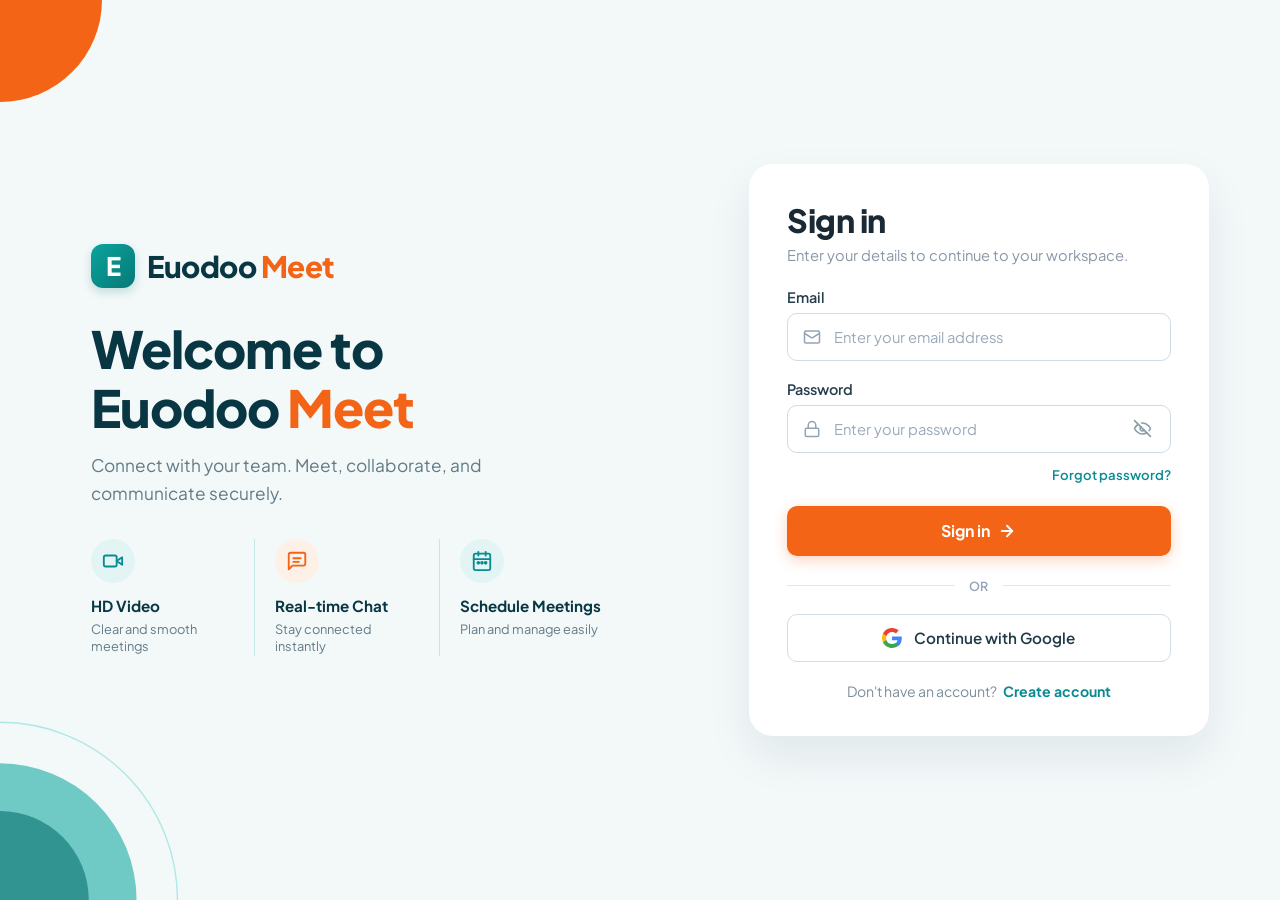
<file: login.html>
<!DOCTYPE html>
<html lang="en">
<head>
  <meta charset="UTF-8" />
  <meta name="viewport" content="width=device-width, initial-scale=1.0" />
  <title>Euodoo Meet - Sign in</title>
  <link rel="preconnect" href="https://fonts.googleapis.com" />
  <link rel="preconnect" href="https://fonts.gstatic.com" crossorigin />
  <link href="https://fonts.googleapis.com/css2?family=Plus+Jakarta+Sans:wght@400;500;600;700;800&display=swap" rel="stylesheet" />

  <style>
    *, *::before, *::after { box-sizing: border-box; margin: 0; padding: 0; }

    :root {
      --bg-color: #f3f8f9;
      --brand-dark: #083642;
      --brand-orange: #f36417;
      --brand-orange-hover: #e0540b;
      --teal-primary: #0a8a92;
      --teal-light-bg: #e2f5f4;
      --orange-light-bg: #fdf0e6;
      --text-main: #0c333e;
      --text-muted: #627b87;
      --card-bg: #ffffff;
      --input-border: #d0dbe5;
      --font-family: 'Plus Jakarta Sans', -apple-system, BlinkMacSystemFont, "Segoe UI", Roboto, sans-serif;
    }

    body {
      font-family: var(--font-family);
      background-color: var(--bg-color);
      color: var(--text-main);
      min-height: 100vh;
      min-height: 100dvh;
      display: flex;
      align-items: center;
      justify-content: center;
      position: relative;
      overflow-x: hidden;
      padding: clamp(1rem, 3vh, 2.5rem) clamp(1rem, 3vw, 2rem);
      -webkit-font-smoothing: antialiased;
    }

    /* ---------- Decorative shapes ---------- */
    .bg-shape-top {
      position: fixed; top: 0; left: 0;
      width: clamp(60px, 8vw, 120px);      /* FIX: scales instead of fixed 120px */
      aspect-ratio: 1;
      background: #f36417;
      border-bottom-right-radius: 100%;
      z-index: 1; pointer-events: none;
    }
    .bg-shape-bottom-svg {
      position: fixed; bottom: 0; left: 0;
      width: clamp(120px, 16vw, 220px);    /* FIX: smaller so it no longer sits under the feature text */
      aspect-ratio: 1;
      z-index: 1; pointer-events: none;
      opacity: .85;
    }

    /* ---------- Layout ---------- */
    .page-container {
      position: relative; z-index: 10;
      width: 100%; max-width: 1200px;
      display: grid;
      grid-template-columns: minmax(0, 1.2fr) minmax(0, 1fr);   /* FIX: minmax(0,…) stops content forcing the columns wider */
      align-items: center;
      gap: clamp(2rem, 4vw, 3.5rem);
    }

    .left-section {
      position: relative; z-index: 10;
      display: flex; flex-direction: column;
      gap: clamp(1.5rem, 3.5vh, 2.25rem);
      padding-left: clamp(0rem, 4vw, 4.25rem);   /* FIX: indent shrinks with the screen */
      padding-right: 1rem;
      max-width: 600px;
    }

    .brand-logo { display: inline-flex; align-items: center; gap: .75rem; text-decoration: none; width: fit-content; }
    .logo-badge {
      width: 44px; height: 44px;
      background: linear-gradient(135deg, #0ba39c, #077977);
      border-radius: 12px;
      display: flex; align-items: center; justify-content: center;
      color: #fff; font-weight: 800; font-size: 1.6rem;
      box-shadow: 0 4px 10px rgba(7,121,119,.22);
    }
    .logo-text { font-size: 1.85rem; font-weight: 800; letter-spacing: -.5px; color: var(--brand-dark); }
    .logo-text span { color: var(--brand-orange); }

    .hero-heading {
      font-size: clamp(2.25rem, 4vw, 3.25rem);   /* FIX: fluid heading */
      line-height: 1.15; font-weight: 800;
      color: var(--brand-dark); letter-spacing: -1px;
    }
    .hero-heading .orange-text { color: var(--brand-orange); }
    .hero-description {
      font-size: 1.08rem; line-height: 1.6;
      color: var(--text-muted);
      max-width: 450px;
      margin-top: -1rem;
    }

    .features-row {
      display: grid; grid-template-columns: repeat(3, minmax(0, 1fr));
      gap: 1.25rem;
      position: relative; z-index: 15;
    }
    .feature-item {
      display: flex; flex-direction: column; align-items: flex-start;
      border-right: 1px solid rgba(11,163,156,.2);
      padding-right: .85rem;
    }
    .feature-item:last-child { border-right: none; padding-right: 0; }
    .feature-icon-circle {
      width: 44px; height: 44px; border-radius: 50%;
      display: flex; align-items: center; justify-content: center;
      margin-bottom: .8rem; flex-shrink: 0;
    }
    .feature-icon-circle.teal { background: var(--teal-light-bg); color: var(--teal-primary); }
    .feature-icon-circle.orange { background: var(--orange-light-bg); color: var(--brand-orange); }
    /* FIX: removed white-space: nowrap, "Schedule Meetings" overflowed its column */
    .feature-title { font-size: .95rem; font-weight: 700; color: var(--brand-dark); margin-bottom: .3rem; line-height: 1.3; }
    .feature-desc { font-size: .8rem; line-height: 1.4; color: var(--text-muted); }

    /* ---------- Card ---------- */
    .card-wrapper { display: flex; justify-content: center; position: relative; z-index: 10; }
    .sign-in-card {
      background: var(--card-bg);
      width: 100%; max-width: 460px;
      border-radius: 24px;
      padding: clamp(1.75rem, 4vh, 2.5rem) clamp(1.5rem, 3vw, 2.5rem);   /* FIX: less vertical padding so it fits a 768px screen */
      box-shadow: 0 20px 45px rgba(8,54,66,.08);
    }
    .card-header { margin-bottom: 1.5rem; }
    .card-title { font-size: 2rem; font-weight: 800; color: #1a2936; letter-spacing: -.5px; margin-bottom: .35rem; }
    .card-subtitle { font-size: .92rem; color: #8896a6; }

    .auth-form { display: flex; flex-direction: column; gap: 1.15rem; }
    .form-group { display: flex; flex-direction: column; gap: .45rem; }
    .form-label { font-size: .9rem; font-weight: 600; color: #273e4d; }
    .input-wrapper { position: relative; display: flex; align-items: center; }
    .input-icon { position: absolute; left: 1rem; color: #94a3b8; display: flex; pointer-events: none; }
    .form-input {
      width: 100%; height: 48px;
      padding: 0 1rem 0 2.85rem;
      border: 1px solid var(--input-border);
      border-radius: 10px;
      font-family: inherit; font-size: .92rem; color: #1e293b;
      background: #fff; outline: none;
      transition: border-color .2s, box-shadow .2s;
    }
    .form-input.has-toggle { padding-right: 3rem; }
    .form-input::placeholder { color: #9aa9b9; }
    .form-input:focus { border-color: var(--teal-primary); box-shadow: 0 0 0 3px rgba(10,138,146,.12); }

    .toggle-password {
      position: absolute; right: .75rem;
      background: none; border: none; cursor: pointer; color: #889ca8;
      padding: .4rem; display: flex; border-radius: 6px;
    }
    .toggle-password:hover { color: #334155; }

    .forgot-link-wrapper { display: flex; justify-content: flex-end; margin-top: -.3rem; }
    .forgot-password-link { color: var(--teal-primary); font-size: .82rem; font-weight: 600; text-decoration: none; }
    .forgot-password-link:hover { text-decoration: underline; }

    .btn-submit {
      width: 100%; height: 50px;
      background: var(--brand-orange); color: #fff; border: none; border-radius: 10px;
      font: 700 1rem var(--font-family);
      display: flex; align-items: center; justify-content: center; gap: .5rem;
      cursor: pointer; margin-top: .25rem;
      transition: background-color .2s, transform .15s;
      box-shadow: 0 4px 14px rgba(243,100,23,.28);
    }
    .btn-submit:hover { background: var(--brand-orange-hover); transform: translateY(-1px); }
    .btn-submit:active { transform: translateY(0); }
    .btn-submit:disabled { opacity: .75; cursor: not-allowed; transform: none; }

    .divider { position: relative; text-align: center; margin: 1.15rem 0; }
    .divider::before { content: ""; position: absolute; left: 0; top: 50%; width: 100%; height: 1px; background: #e2e8f0; }
    .divider span { position: relative; background: #fff; padding: 0 .85rem; font-size: .78rem; font-weight: 600; color: #94a3b8; letter-spacing: .5px; }

    .btn-google {
      width: 100%; height: 48px;
      background: #fff; border: 1px solid #d4dce4; border-radius: 10px;
      display: flex; align-items: center; justify-content: center; gap: .75rem;
      font: 600 .95rem var(--font-family); color: #1e3a47;
      cursor: pointer; transition: background-color .2s, border-color .2s;
    }
    .btn-google:hover { background: #f8fafc; border-color: #cbd5e1; }

    .card-footer { margin-top: 1.25rem; text-align: center; font-size: .88rem; color: #7d8f9b; }
    .card-footer a { color: var(--teal-primary); text-decoration: none; font-weight: 700; margin-left: .25rem; }
    .card-footer a:hover { text-decoration: underline; }

    .form-message {
      display: none; padding: .65rem .9rem; border-radius: 8px;
      font-size: .85rem; font-weight: 500; text-align: center; margin-bottom: 1rem;
    }
    .form-message.success { display: block; background: #e6f8f0; color: #0b7c4b; border: 1px solid #b7ecd3; }
    .form-message.error { display: block; background: #fef2f2; color: #dc2626; border: 1px solid #fecaca; }

    @keyframes spin { to { transform: rotate(360deg); } }

    /* ---------- Responsive ---------- */
    /* Short laptop screens: trim the left column so the page fits without scrolling */
    @media (max-height: 760px) and (min-width: 961px) {
      .features-row .feature-desc { display: none; }
      .feature-icon-circle { margin-bottom: .5rem; }
    }

    @media (max-width: 960px) {
      .page-container { grid-template-columns: minmax(0, 1fr); gap: 2rem; max-width: 520px; }
      .left-section { padding: 0; text-align: center; align-items: center; }
      .hero-description { margin-top: -.5rem; }
      .features-row { width: 100%; text-align: left; }
    }

    @media (max-width: 540px) {
      .bg-shape-bottom-svg { display: none; }     /* FIX: no decoration sitting on top of small-screen content */
      .features-row { grid-template-columns: 1fr; gap: 1rem; }
      .feature-item {
        flex-direction: row; flex-wrap: wrap; align-items: center; column-gap: .9rem;
        border-right: none; padding: 0 0 1rem;
        border-bottom: 1px solid rgba(11,163,156,.15);
      }
      .feature-item:last-child { border-bottom: none; padding-bottom: 0; }
      .feature-icon-circle { margin-bottom: 0; grid-row: span 2; }
      .feature-title, .feature-desc { flex: 1 1 calc(100% - 60px); margin: 0; }
      .feature-icon-circle { align-self: flex-start; }
      .logo-text { font-size: 1.6rem; }
      .form-input { font-size: 16px; }           /* stops iOS zoom on focus */
    }
  </style>
</head>
<body>

  <div class="bg-shape-top"></div>

  <svg class="bg-shape-bottom-svg" viewBox="0 0 300 300" fill="none" xmlns="http://www.w3.org/2000/svg" aria-hidden="true">
    <circle cx="0" cy="300" r="260" stroke="#6cdad0" stroke-width="2" opacity="0.6"/>
    <circle cx="0" cy="300" r="200" fill="#18aba2" opacity="0.7"/>
    <circle cx="0" cy="300" r="130" fill="#087c78" opacity="0.9"/>
  </svg>

  <main class="page-container">

    <!-- Left hero -->
    <section class="left-section">
      <a href="login.html" class="brand-logo" aria-label="Euodoo Meet Home">
        <div class="logo-badge">E</div>
        <div class="logo-text">Euodoo <span>Meet</span></div>
      </a>

      <h1 class="hero-heading">
        Welcome to<br />
        Euodoo <span class="orange-text">Meet</span>
      </h1>

      <p class="hero-description">Connect with your team. Meet, collaborate, and communicate securely.</p>

      <div class="features-row">
        <div class="feature-item">
          <div class="feature-icon-circle teal">
            <svg width="22" height="22" viewBox="0 0 24 24" fill="none" stroke="currentColor" stroke-width="2" stroke-linecap="round" stroke-linejoin="round"><path d="m22 8-6 4 6 4V8Z" /><rect width="14" height="12" x="2" y="6" rx="2" /></svg>
          </div>
          <div class="feature-title">HD Video</div>
          <div class="feature-desc">Clear and smooth meetings</div>
        </div>

        <div class="feature-item">
          <div class="feature-icon-circle orange">
            <svg width="22" height="22" viewBox="0 0 24 24" fill="none" stroke="currentColor" stroke-width="2" stroke-linecap="round" stroke-linejoin="round"><path d="M21 15a2 2 0 0 1-2 2H7l-4 4V5a2 2 0 0 1 2-2h14a2 2 0 0 1 2 2z"/><line x1="8" y1="9" x2="16" y2="9"/><line x1="8" y1="13" x2="14" y2="13"/></svg>
          </div>
          <div class="feature-title">Real-time Chat</div>
          <div class="feature-desc">Stay connected instantly</div>
        </div>

        <div class="feature-item">
          <div class="feature-icon-circle teal">
            <svg width="22" height="22" viewBox="0 0 24 24" fill="none" stroke="currentColor" stroke-width="2" stroke-linecap="round" stroke-linejoin="round"><rect width="18" height="18" x="3" y="4" rx="2" /><line x1="16" x2="16" y1="2" y2="6" /><line x1="8" x2="8" y1="2" y2="6" /><line x1="3" x2="21" y1="10" y2="10" /><circle cx="8" cy="14" r="1" fill="currentColor"/><circle cx="12" cy="14" r="1" fill="currentColor"/><circle cx="16" cy="14" r="1" fill="currentColor"/></svg>
          </div>
          <div class="feature-title">Schedule Meetings</div>
          <div class="feature-desc">Plan and manage easily</div>
        </div>
      </div>
    </section>

    <!-- Right card (duplicate logo removed: the left side already shows it) -->
    <section class="card-wrapper">
      <div class="sign-in-card">
        <div class="card-header">
          <h2 class="card-title">Sign in</h2>
          <p class="card-subtitle">Enter your details to continue to your workspace.</p>
        </div>

        <div id="formMessage" class="form-message" role="status"></div>

        <form class="auth-form" id="loginForm" novalidate>
          <div class="form-group">
            <label class="form-label" for="email">Email</label>
            <div class="input-wrapper">
              <span class="input-icon">
                <svg width="18" height="18" viewBox="0 0 24 24" fill="none" stroke="currentColor" stroke-width="2" stroke-linecap="round" stroke-linejoin="round"><rect width="20" height="16" x="2" y="4" rx="2"/><path d="m22 7-8.97 5.7a1.94 1.94 0 0 1-2.06 0L2 7"/></svg>
              </span>
              <input type="email" id="email" class="form-input" placeholder="Enter your email address" autocomplete="email" required />
            </div>
          </div>

          <div class="form-group">
            <label class="form-label" for="password">Password</label>
            <div class="input-wrapper">
              <span class="input-icon">
                <svg width="18" height="18" viewBox="0 0 24 24" fill="none" stroke="currentColor" stroke-width="2" stroke-linecap="round" stroke-linejoin="round"><rect width="18" height="11" x="3" y="11" rx="2" ry="2"/><path d="M7 11V7a5 5 0 0 1 10 0v4"/></svg>
              </span>
              <input type="password" id="password" class="form-input has-toggle" placeholder="Enter your password" autocomplete="current-password" required />
              <button type="button" id="togglePassword" class="toggle-password" aria-label="Toggle password visibility">
                <svg id="eyeOffIcon" width="19" height="19" viewBox="0 0 24 24" fill="none" stroke="currentColor" stroke-width="2" stroke-linecap="round" stroke-linejoin="round"><path d="M9.88 9.88a3 3 0 1 0 4.24 4.24"/><path d="M10.73 5.08A10.43 10.43 0 0 1 12 5c7 0 10 7 10 7a13.16 13.16 0 0 1-1.67 2.68"/><path d="M6.61 6.61A13.526 13.526 0 0 0 2 12s3 7 10 7a9.74 9.74 0 0 0 5.39-1.61"/><line x1="2" y1="2" x2="22" y2="22"/></svg>
                <svg id="eyeIcon" width="19" height="19" viewBox="0 0 24 24" fill="none" stroke="currentColor" stroke-width="2" stroke-linecap="round" stroke-linejoin="round" style="display: none;"><path d="M2 12s3-7 10-7 10 7 10 7-3 7-10 7-10-7-10-7Z"/><circle cx="12" cy="12" r="3"/></svg>
              </button>
            </div>
          </div>

          <div class="forgot-link-wrapper">
            <a href="#" class="forgot-password-link">Forgot password?</a>
          </div>

          <button type="submit" class="btn-submit" id="submitBtn">
            <span>Sign in</span>
            <svg width="18" height="18" viewBox="0 0 24 24" fill="none" stroke="currentColor" stroke-width="2.5" stroke-linecap="round" stroke-linejoin="round"><path d="M5 12h14"/><path d="m12 5 7 7-7 7"/></svg>
          </button>
        </form>

        <div class="divider"><span>OR</span></div>

        <button type="button" class="btn-google" id="googleBtn">
          <svg width="20" height="20" viewBox="0 0 24 24" aria-hidden="true">
            <path fill="#4285F4" d="M23.745 12.27c0-.7-.06-1.4-.19-2.07H12v4.51h6.6c-.29 1.52-1.14 2.8-2.4 3.66v3.05h3.88c2.27-2.09 3.66-5.17 3.66-9.15z"/>
            <path fill="#34A853" d="M12 24c3.24 0 5.95-1.08 7.93-2.91l-3.88-3.05c-1.08.72-2.45 1.16-4.05 1.16-3.12 0-5.77-2.1-6.72-4.93H1.25v3.15C3.26 21.36 7.33 24 12 24z"/>
            <path fill="#FBBC05" d="M5.28 14.27A7.18 7.18 0 0 1 4.9 12c0-.79.14-1.57.38-2.27V6.58H1.25A11.97 11.97 0 0 0 0 12c0 1.92.46 3.74 1.25 5.42l4.03-3.15z"/>
            <path fill="#EA4335" d="M12 4.75c1.77 0 3.35.61 4.6 1.8l3.42-3.42C17.95 1.19 15.24 0 12 0 7.33 0 3.26 2.64 1.25 6.58l4.03 3.15c.95-2.83 3.6-4.98 6.72-4.98z"/>
          </svg>
          <span>Continue with Google</span>
        </button>

        <div class="card-footer">Don't have an account? <a href="registration.html">Create account</a></div>
      </div>
    </section>
  </main>

    <!-- Shared Integration Layer -->
  <script src="js/app.js?v=3"></script>
  <script>
    const passwordInput = document.getElementById('password');
    const eyeIcon = document.getElementById('eyeIcon');
    const eyeOffIcon = document.getElementById('eyeOffIcon');

    document.getElementById('togglePassword').addEventListener('click', () => {
      const hidden = passwordInput.type === 'password';
      passwordInput.type = hidden ? 'text' : 'password';
      eyeIcon.style.display = hidden ? 'block' : 'none';
      eyeOffIcon.style.display = hidden ? 'none' : 'block';
    });

    const emailInput = document.getElementById('email');
    const submitBtn = document.getElementById('submitBtn');
    const formMessage = document.getElementById('formMessage');
    let hideTimer;

    function showMessage(msg, type) {
      clearTimeout(hideTimer);
      formMessage.textContent = msg;
      formMessage.className = 'form-message ' + type;
      if (type !== 'error') {
        hideTimer = setTimeout(() => { formMessage.className = 'form-message'; }, 4000);
      }
    }

    const validateEmail = (v) => /^[^\s@]+@[^\s@]+\.[^\s@]+$/.test(v);

    // Read URL parameters for registration confirmation or logout feedback
    const urlParams = new URLSearchParams(window.location.search);
    if (urlParams.get('registered') === '1') {
      const registeredEmail = urlParams.get('email');
      if (registeredEmail) {
        emailInput.value = registeredEmail;
      }
      showMessage('Account created successfully! Please sign in with your credentials.', 'success');
    } else if (urlParams.get('loggedOut') === '1') {
      showMessage('You have signed out successfully.', 'success');
    }

    // Forgot password handling
    const forgotLink = document.querySelector('.forgot-password-link');
    if (forgotLink) {
      forgotLink.addEventListener('click', (e) => {
        e.preventDefault();
        const email = emailInput.value.trim();
        if (email && validateEmail(email)) {
          showMessage('Password reset instructions sent to ' + email, 'success');
        } else {
          showMessage('Please enter your email above to receive password reset instructions.', 'error');
          emailInput.focus();
        }
      });
    }

    document.getElementById('loginForm').addEventListener('submit', (e) => {
      e.preventDefault();
      const email = emailInput.value.trim();
      const password = passwordInput.value;

      if (!email || !password) return showMessage('Please enter both email and password.', 'error');
      if (!validateEmail(email)) return showMessage('Please enter a valid email address.', 'error');

      const originalHTML = submitBtn.innerHTML;
      submitBtn.innerHTML = '<svg width="20" height="20" viewBox="0 0 24 24" fill="none" stroke="currentColor" stroke-width="2.5" stroke-linecap="round" stroke-linejoin="round" style="animation: spin .8s linear infinite;"><path d="M21 12a9 9 0 1 1-6.219-8.56"/></svg><span>Signing in...</span>';
      submitBtn.disabled = true;

      setTimeout(() => {
        // Authenticate user via demo store or fallback
        let user = null;
        if (window.EuodooApp) {
          user = EuodooApp.findDemoUser(email);
        }
        if (!user) {
          const namePart = email.split('@')[0];
          const cleanName = namePart.replace(/[._]/g, ' ').replace(/\b\w/g, l => l.toUpperCase());
          user = {
            name: cleanName || 'Kiran S',
            firstName: cleanName.split(' ')[0] || 'Kiran',
            lastName: cleanName.split(' ').slice(1).join(' ') || 'S',
            email: email,
            role: 'User'
          };
        }

        if (window.EuodooApp) {
          EuodooApp.setSession(user);
        }

        submitBtn.innerHTML = originalHTML;
        submitBtn.disabled = false;
        showMessage('Signed in successfully! Redirecting...', 'success');

        setTimeout(() => {
          window.location.href = 'dashboard.html';
        }, 600);
      }, 900);
    });

    document.getElementById('googleBtn').addEventListener('click', () => {
      showMessage('Signing in with Google...', 'success');
      if (window.EuodooApp) {
        EuodooApp.setSession({
          name: 'Kiran S',
          firstName: 'Kiran',
          lastName: 'S',
          email: 'kiran.s@euodoo.com',
          initials: 'KS',
          role: 'User'
        });
      }
      setTimeout(() => {
        window.location.href = 'dashboard.html';
      }, 600);
    });
  </script>
</body>
</html>
</file>
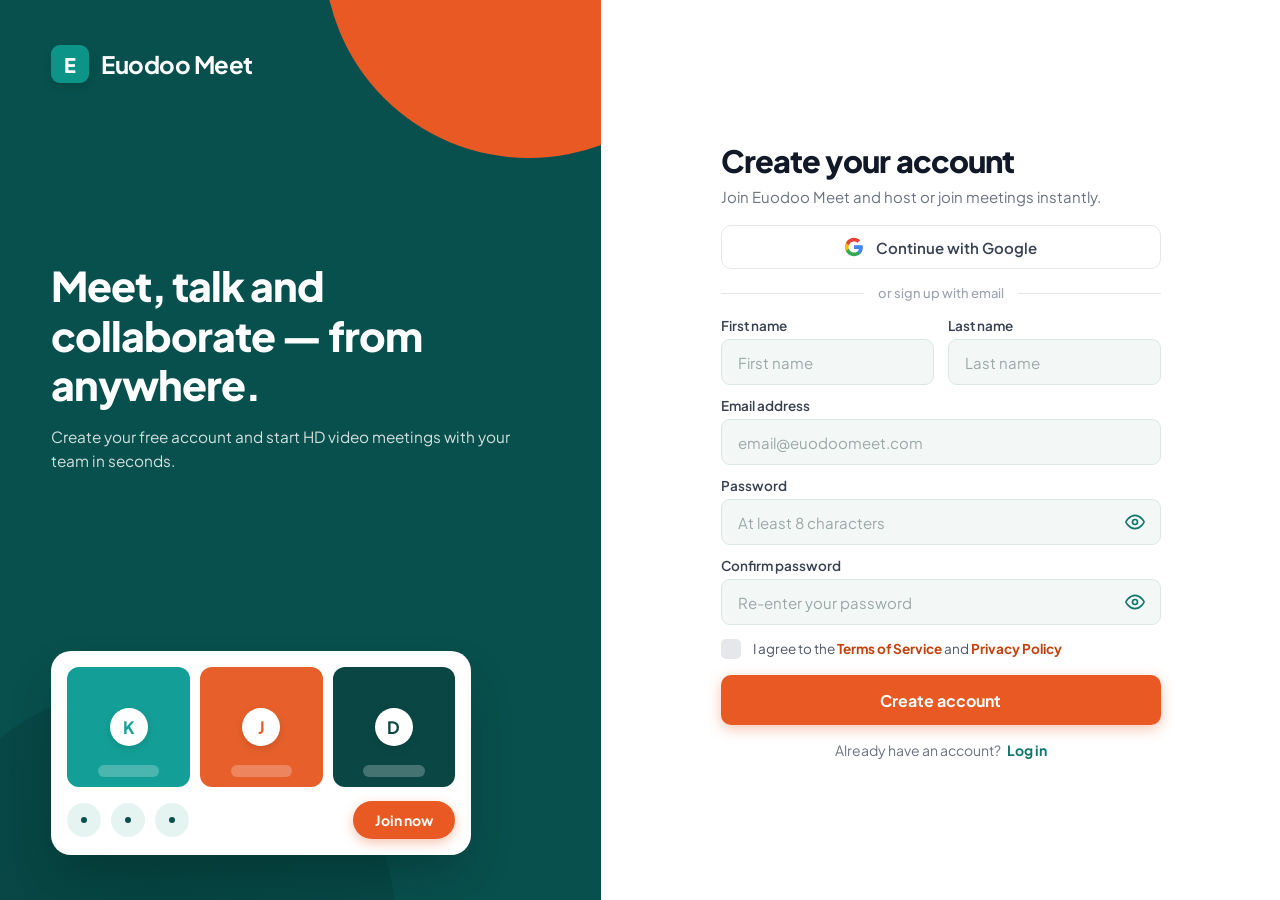
<file: registration.html>
<!DOCTYPE html>
<html lang="en">
<head>
  <meta charset="UTF-8">
  <meta name="viewport" content="width=device-width, initial-scale=1.0">
  <title>Euodoo Meet - Create your account</title>
  <link rel="preconnect" href="https://fonts.googleapis.com">
  <link rel="preconnect" href="https://fonts.gstatic.com" crossorigin>
  <link href="https://fonts.googleapis.com/css2?family=Plus+Jakarta+Sans:wght@400;500;600;700;800&display=swap" rel="stylesheet">
  <style>
    *, *::before, *::after { box-sizing: border-box; margin: 0; padding: 0; }

    :root {
      --primary-teal: #08504d;
      --accent-orange: #e85924;
      --accent-orange-hover: #d24a18;
      --tile-teal: #139f97;
      --tile-orange: #e7602b;
      --tile-dark: #0a4744;
      --text-dark: #111827;
      --text-muted: #6b7280;
      --input-bg: #f3f8f7;
      --input-border: #dae7e5;
      --font-family: 'Plus Jakarta Sans', system-ui, -apple-system, 'Segoe UI', Roboto, sans-serif;
    }

    html { height: 100%; }

    body {
      font-family: var(--font-family);
      background: #fff;
      color: var(--text-dark);
      min-height: 100%;
      overflow-x: hidden;
      -webkit-font-smoothing: antialiased;
    }

    /* FIX: width:100% instead of 100vw (100vw ignores the scrollbar and causes sideways scroll) */
    .signup-container {
      display: flex;
      width: 100%;
      min-height: 100vh;
      min-height: 100dvh;
    }

    /* ---------- LEFT HERO ---------- */
    .hero-section {
      flex: 5 1 0;              /* FIX: equal basis so the ratio is exact (5:6) */
      min-width: 0;
      background: var(--primary-teal);
      position: relative;
      overflow: hidden;
      padding: clamp(28px, 5vh, 56px) clamp(24px, 4vw, 64px);
      display: flex;
      color: #fff;
    }

    .bg-shape { position: absolute; pointer-events: none; border-radius: 50%; z-index: 1; }
    .orange-circle {
      width: clamp(260px, 32vw, 460px);
      aspect-ratio: 1;
      background: var(--accent-orange);
      top: -28%;
      right: -22%;
    }
    .teal-blob {
      width: clamp(300px, 38vw, 540px);
      aspect-ratio: 1;
      background: radial-gradient(circle, rgba(6,68,65,.95) 0%, rgba(5,59,57,.4) 75%);
      bottom: -30%;
      left: -15%;
    }

    /* FIX: flex:1 fills the full height (height:100% did nothing inside a flex parent) */
    .hero-content {
      position: relative;
      z-index: 2;
      flex: 1;
      width: 100%;
      max-width: 520px;
      display: flex;
      flex-direction: column;
      justify-content: space-between;
      gap: clamp(20px, 4vh, 40px);
    }

    .brand-logo { display: flex; align-items: center; gap: 12px; }
    .logo-icon {
      width: 38px; height: 38px;
      background: #0d9488;
      border-radius: 9px;
      display: flex; align-items: center; justify-content: center;
      font-weight: 800; font-size: 20px; color: #fff;
      box-shadow: 0 4px 10px rgba(0,0,0,.1);
    }
    .logo-text { font-size: 24px; font-weight: 700; letter-spacing: -.02em; }

    .hero-text-block { margin: 0; }
    .hero-title {
      font-size: clamp(28px, 3.2vw, 44px);   /* FIX: fluid type */
      font-weight: 800;
      line-height: 1.2;
      letter-spacing: -.025em;
      margin-bottom: 16px;
    }
    .hero-subtitle {
      font-size: clamp(15px, 1.2vw, 17px);
      line-height: 1.55;
      color: rgba(255,255,255,.82);
      max-width: 460px;
    }

    .preview-card {
      background: #fff;
      border-radius: 20px;
      padding: 16px;
      box-shadow: 0 24px 48px -12px rgba(3,35,33,.45);
      width: 100%;
      max-width: 420px;
    }
    .video-grid { display: grid; grid-template-columns: repeat(3, 1fr); gap: 10px; margin-bottom: 14px; }
    .video-tile {
      aspect-ratio: 1 / 1;          /* FIX: tiles scale with the card instead of fixed 110px */
      max-height: 120px;
      width: 100%;
      border-radius: 12px;
      display: flex; flex-direction: column; align-items: center; justify-content: center;
      position: relative;
    }
    .tile-teal { background: var(--tile-teal); }
    .tile-orange { background: var(--tile-orange); }
    .tile-dark { background: var(--tile-dark); }
    .avatar-circle {
      width: 38px; height: 38px; border-radius: 50%;
      background: #fff;
      display: flex; align-items: center; justify-content: center;
      font-weight: 700; font-size: 17px;
      box-shadow: 0 3px 8px rgba(0,0,0,.12);
    }
    .tile-teal .avatar-circle { color: var(--tile-teal); }
    .tile-orange .avatar-circle { color: var(--tile-orange); }
    .tile-dark .avatar-circle { color: var(--tile-dark); }
    .tile-bar {
      position: absolute; bottom: 10px;
      width: 50%; height: 12px;
      background: rgba(255,255,255,.24);
      border-radius: 9999px;
    }
    .preview-footer { display: flex; align-items: center; justify-content: space-between; }
    .control-dots { display: flex; gap: 10px; }
    .dot-btn {
      width: 34px; height: 34px; border-radius: 50%;
      background: #e5f3f1; border: none; cursor: pointer;
      display: flex; align-items: center; justify-content: center;
      transition: background-color .2s;
    }
    .dot-btn:hover { background: #cce9e5; }
    .dot-center { width: 6px; height: 6px; border-radius: 50%; background: #08504d; }
    .join-btn {
      background: var(--accent-orange); color: #fff; border: none;
      border-radius: 9999px; padding: 10px 22px;
      font: 700 14px var(--font-family); cursor: default;
      box-shadow: 0 4px 12px rgba(232,89,36,.35);
    }
    /* Decorative preview element: no pointer affordance, no hover effect. */
    .join-btn:hover { background: var(--accent-orange); }

    /* ---------- RIGHT FORM ---------- */
    .form-section {
      flex: 6 1 0;
      min-width: 0;
      background: #fff;
      display: flex;
      align-items: center;
      justify-content: center;
      padding: clamp(24px, 4vh, 48px) clamp(20px, 4vw, 40px);
    }
    .form-wrapper { width: 100%; max-width: 440px; }

    .form-header { margin-bottom: 18px; }
    .form-title { font-size: clamp(26px, 2.4vw, 32px); font-weight: 800; letter-spacing: -.03em; margin-bottom: 6px; }
    .form-desc { font-size: 15px; color: var(--text-muted); line-height: 1.45; }

    .google-btn {
      width: 100%;
      display: flex; align-items: center; justify-content: center; gap: 12px;
      background: #fff;
      border: 1.5px solid #e5e7eb;
      border-radius: 10px;
      padding: 11px 20px;
      font: 600 15px var(--font-family);
      color: #374151;
      cursor: pointer;
      transition: background-color .2s, border-color .2s;
    }
    .google-btn:hover { background: #f9fafb; border-color: #d1d5db; }

    .divider { display: flex; align-items: center; margin: 16px 0; }
    .divider::before, .divider::after { content: ''; flex: 1; border-bottom: 1px solid #e5e7eb; }
    .divider span { padding: 0 14px; font-size: 13px; font-weight: 500; color: #9ca3af; white-space: nowrap; }

    .form-row.two-cols { display: grid; grid-template-columns: 1fr 1fr; gap: 14px; }
    .form-group { margin-bottom: 12px; }
    .form-group label { display: block; font-size: 13.5px; font-weight: 600; color: #374151; margin-bottom: 5px; }
    .form-group input[type="text"],
    .form-group input[type="email"],
    .form-group input[type="password"] {
      width: 100%;
      height: 46px;
      background: var(--input-bg);
      border: 1.5px solid var(--input-border);
      border-radius: 9px;
      padding: 0 16px;
      font: 15px var(--font-family);
      color: var(--text-dark);
      outline: none;
      transition: border-color .2s, box-shadow .2s, background-color .2s;
    }
    .form-group input::placeholder { color: #9aa8a6; }
    .form-group input:focus {
      background: #fff;
      border-color: #0d9488;
      box-shadow: 0 0 0 3px rgba(13,148,136,.15);
    }
    .form-group.has-error input { border-color: #ef4444; background: #fef2f2; }
    .error-msg { display: none; font-size: 12px; color: #ef4444; margin-top: 4px; font-weight: 500; }
    .form-group.has-error .error-msg { display: block; }

    .input-with-icon { position: relative; }
    .input-with-icon input { padding-right: 48px !important; }
    .toggle-password {
      position: absolute; right: 10px; top: 50%; transform: translateY(-50%);
      background: none; border: none; cursor: pointer; color: #0f766e;
      padding: 6px; display: flex; border-radius: 6px;
    }
    .toggle-password:hover { color: #0d9488; }
    .hidden { display: none !important; }

    .terms-group { margin: 14px 0 16px; }
    .custom-checkbox-container {
      display: flex; align-items: center; position: relative;
      cursor: pointer; user-select: none;
      font-size: 13.5px; line-height: 1.4; color: #4b5563;
    }
    .custom-checkbox-container input { position: absolute; opacity: 0; height: 0; width: 0; }
    .checkmark {
      width: 20px; height: 20px; min-width: 20px;
      background: #e5e7eb; border-radius: 5px; margin-right: 12px;
      display: flex; align-items: center; justify-content: center; color: #fff;
      transition: background-color .2s;
    }
    .custom-checkbox-container input:checked ~ .checkmark { background: var(--accent-orange); }
    .custom-checkbox-container input:focus-visible ~ .checkmark { outline: 2px solid #0d9488; outline-offset: 2px; }
    .checkmark svg { display: none; }
    .custom-checkbox-container input:checked ~ .checkmark svg { display: block; }
    .legal-link { color: #c2410c; font-weight: 700; text-decoration: none; }
    .legal-link:hover { text-decoration: underline; }

    .submit-btn {
      width: 100%; height: 50px;
      background: var(--accent-orange); color: #fff; border: none;
      border-radius: 10px;
      font: 700 16px var(--font-family);
      cursor: pointer;
      box-shadow: 0 4px 14px rgba(232,89,36,.35);
      transition: background-color .2s;
    }
    .submit-btn:hover { background: var(--accent-orange-hover); }
    .submit-btn:disabled { opacity: .7; cursor: not-allowed; }

    .signin-footer { text-align: center; margin-top: 16px; font-size: 14px; color: #6b7280; }
    .login-link { color: #0f766e; font-weight: 700; text-decoration: none; margin-left: 4px; }
    .login-link:hover { text-decoration: underline; }

    /* ---------- RESPONSIVE ---------- */
    /* Short laptop screens: tighten the hero so nothing gets cramped */
    @media (max-height: 760px) and (min-width: 861px) {
      .preview-card { padding: 12px; }
      .video-tile { max-height: 84px; }
      .hero-subtitle { display: none; }
    }

    @media (max-width: 860px) {
      .signup-container { flex-direction: column; }
      .hero-section { flex: none; padding: 32px 24px; }
      .hero-content { max-width: none; gap: 24px; }
      .preview-card { max-width: 100%; }
      .orange-circle { top: -120px; right: -90px; width: 260px; }
      .form-section { flex: none; padding: 32px 24px 48px; }
      .form-wrapper { max-width: 480px; }
    }

    @media (max-width: 480px) {
      .form-row.two-cols { grid-template-columns: 1fr; gap: 0; }
      .video-tile { max-height: 84px; }
      .preview-card { padding: 12px; }
      .form-group input[type="text"],
      .form-group input[type="email"],
      .form-group input[type="password"] { font-size: 16px; } /* stops iOS zoom on focus */
    }
  </style>
</head>
<body>
  <div class="signup-container">
    <!-- Left Hero -->
    <div class="hero-section">
      <div class="bg-shape orange-circle"></div>
      <div class="bg-shape teal-blob"></div>

      <div class="hero-content">
        <a href="login.html" class="brand-logo" style="text-decoration:none; color:inherit;">
          <div class="logo-icon">E</div>
          <span class="logo-text">Euodoo Meet</span>
        </a>

        <div class="hero-text-block">
          <h1 class="hero-title">Meet, talk and collaborate — from anywhere.</h1>
          <p class="hero-subtitle">Create your free account and start HD video meetings with your team in seconds.</p>
        </div>

        <div class="preview-card">
          <div class="video-grid">
            <div class="video-tile tile-teal"><div class="avatar-circle">K</div><div class="tile-bar"></div></div>
            <div class="video-tile tile-orange"><div class="avatar-circle">J</div><div class="tile-bar"></div></div>
            <div class="video-tile tile-dark"><div class="avatar-circle">D</div><div class="tile-bar"></div></div>
          </div>
          <div class="preview-footer">
            <div class="control-dots">
              <button class="dot-btn" aria-label="Microphone settings"><span class="dot-center"></span></button>
              <button class="dot-btn" aria-label="Camera settings"><span class="dot-center"></span></button>
              <button class="dot-btn" aria-label="Device settings"><span class="dot-center"></span></button>
            </div>
            <button type="button" class="join-btn" id="previewJoinBtn" aria-hidden="true" tabindex="-1">Join now</button>
          </div>
        </div>
      </div>
    </div>

    <!-- Right Form -->
    <div class="form-section">
      <div class="form-wrapper">
        <header class="form-header">
          <h2 class="form-title">Create your account</h2>
          <p class="form-desc">Join Euodoo Meet and host or join meetings instantly.</p>
        </header>

        <button type="button" class="google-btn" id="googleSignInBtn">
          <svg viewBox="0 0 24 24" width="20" height="20" aria-hidden="true">
            <path fill="#4285F4" d="M22.56 12.25c0-.78-.07-1.53-.2-2.25H12v4.51h5.92c-.26 1.37-1.04 2.53-2.21 3.31v2.77h3.57c2.08-1.92 3.28-4.74 3.28-8.34z"/>
            <path fill="#34A853" d="M12 23c2.97 0 5.46-.98 7.28-2.66l-3.57-2.77c-.98.66-2.23 1.06-3.71 1.06-2.86 0-5.29-1.93-6.16-4.53H2.18v2.84C3.99 20.53 7.7 23 12 23z"/>
            <path fill="#FBBC05" d="M5.84 14.09c-.22-.66-.35-1.36-.35-2.09s.13-1.43.35-2.09V7.06H2.18C1.43 8.55 1 10.22 1 12s.43 3.45 1.18 4.94l2.85-2.22.81-.63z"/>
            <path fill="#EA4335" d="M12 5.38c1.62 0 3.06.56 4.21 1.64l3.15-3.15C17.45 2.09 14.97 1 12 1 7.7 1 3.99 3.47 2.18 7.06l3.66 2.84c.87-2.6 3.3-4.52 6.16-4.52z"/>
          </svg>
          <span>Continue with Google</span>
        </button>

        <div class="divider"><span>or sign up with email</span></div>

        <form id="signupForm" novalidate>
          <div class="form-row two-cols">
            <div class="form-group">
              <label for="firstName">First name</label>
              <input type="text" id="firstName" name="firstName" placeholder="First name" autocomplete="given-name" required>
              <div class="error-msg">Please enter your first name</div>
            </div>
            <div class="form-group">
              <label for="lastName">Last name</label>
              <input type="text" id="lastName" name="lastName" placeholder="Last name" autocomplete="family-name" required>
              <div class="error-msg">Please enter your last name</div>
            </div>
          </div>

          <div class="form-group">
            <label for="email">Email address</label>
            <input type="email" id="email" name="email" placeholder="email@euodoomeet.com" autocomplete="email" required>
            <div class="error-msg">Please enter a valid email address</div>
          </div>

          <div class="form-group">
            <label for="password">Password</label>
            <div class="input-with-icon">
              <input type="password" id="password" name="password" placeholder="At least 8 characters" minlength="8" autocomplete="new-password" required>
              <button type="button" class="toggle-password" data-target="password" aria-label="Toggle password visibility">
                <svg class="eye-icon" viewBox="0 0 24 24" width="20" height="20" fill="none" stroke="currentColor" stroke-width="2" stroke-linecap="round" stroke-linejoin="round"><path d="M1 12s4-8 11-8 11 8 11 8-4 8-11 8-11-8-11-8z"></path><circle cx="12" cy="12" r="3"></circle></svg>
                <svg class="eye-off-icon hidden" viewBox="0 0 24 24" width="20" height="20" fill="none" stroke="currentColor" stroke-width="2" stroke-linecap="round" stroke-linejoin="round"><path d="M17.94 17.94A10.07 10.07 0 0 1 12 20c-7 0-11-8-11-8a18.45 18.45 0 0 1 5.06-5.94M9.9 4.24A9.12 9.12 0 0 1 12 4c7 0 11 8 11 8a18.5 18.5 0 0 1-2.16 3.19m-6.72-1.07a3 3 0 1 1-4.24-4.24"></path><line x1="1" y1="1" x2="23" y2="23"></line></svg>
              </button>
            </div>
            <div class="error-msg">Password must be at least 8 characters</div>
          </div>

          <div class="form-group">
            <label for="confirmPassword">Confirm password</label>
            <div class="input-with-icon">
              <input type="password" id="confirmPassword" name="confirmPassword" placeholder="Re-enter your password" autocomplete="new-password" required>
              <button type="button" class="toggle-password" data-target="confirmPassword" aria-label="Toggle confirm password visibility">
                <svg class="eye-icon" viewBox="0 0 24 24" width="20" height="20" fill="none" stroke="currentColor" stroke-width="2" stroke-linecap="round" stroke-linejoin="round"><path d="M1 12s4-8 11-8 11 8 11 8-4 8-11 8-11-8-11-8z"></path><circle cx="12" cy="12" r="3"></circle></svg>
                <svg class="eye-off-icon hidden" viewBox="0 0 24 24" width="20" height="20" fill="none" stroke="currentColor" stroke-width="2" stroke-linecap="round" stroke-linejoin="round"><path d="M17.94 17.94A10.07 10.07 0 0 1 12 20c-7 0-11-8-11-8a18.45 18.45 0 0 1 5.06-5.94M9.9 4.24A9.12 9.12 0 0 1 12 4c7 0 11 8 11 8a18.5 18.5 0 0 1-2.16 3.19m-6.72-1.07a3 3 0 1 1-4.24-4.24"></path><line x1="1" y1="1" x2="23" y2="23"></line></svg>
              </button>
            </div>
            <div class="error-msg">Passwords do not match</div>
          </div>

          <div class="terms-group">
            <label class="custom-checkbox-container">
              <input type="checkbox" id="termsCheckbox" required>
              <span class="checkmark">
                <svg viewBox="0 0 24 24" width="14" height="14" fill="none" stroke="currentColor" stroke-width="3" stroke-linecap="round" stroke-linejoin="round"><polyline points="20 6 9 17 4 12"></polyline></svg>
              </span>
              <span>I agree to the <a href="#terms" class="legal-link">Terms of Service</a> and <a href="#privacy" class="legal-link">Privacy Policy</a></span>
            </label>
          </div>

          <button type="submit" class="submit-btn" id="submitBtn">Create account</button>

          <p class="signin-footer">Already have an account? <a href="login.html" class="login-link">Log in</a></p>
        </form>
      </div>
    </div>
  </div>

    <!-- Shared Integration Layer -->
  <script src="js/app.js?v=3"></script>
  <script>
    document.addEventListener('DOMContentLoaded', () => {
      document.querySelectorAll('.toggle-password').forEach((btn) => {
        btn.addEventListener('click', () => {
          const input = document.getElementById(btn.dataset.target);
          const show = input.type === 'password';
          input.type = show ? 'text' : 'password';
          btn.querySelector('.eye-icon').classList.toggle('hidden', show);
          btn.querySelector('.eye-off-icon').classList.toggle('hidden', !show);
        });
      });

      const form = document.getElementById('signupForm');
      const formMessage = document.getElementById('formMessage');
      const f = {
        firstName: document.getElementById('firstName'),
        lastName: document.getElementById('lastName'),
        email: document.getElementById('email'),
        password: document.getElementById('password'),
        confirmPassword: document.getElementById('confirmPassword')
      };
      const terms = document.getElementById('termsCheckbox');
      const submitBtn = document.getElementById('submitBtn');

      function showFormMessage(msg, type) {
        if (!formMessage) return;
        formMessage.textContent = msg;
        if (type === 'error') {
          formMessage.style.cssText = 'display:block; padding:10px 14px; border-radius:10px; margin-bottom:16px; font-size:13.5px; font-weight:600; text-align:center; background:#fef2f2; color:#dc2626; border:1px solid #fecaca;';
        } else {
          formMessage.style.cssText = 'display:block; padding:10px 14px; border-radius:10px; margin-bottom:16px; font-size:13.5px; font-weight:600; text-align:center; background:#e6f8f0; color:#0b7c4b; border:1px solid #b7ecd3;';
        }
      }

      const setError = (el, on) => el.closest('.form-group').classList.toggle('has-error', on);
      Object.values(f).forEach((el) => el.addEventListener('input', () => {
        setError(el, false);
        if (formMessage) formMessage.style.display = 'none';
      }));

      form.addEventListener('submit', (e) => {
        e.preventDefault();
        const checks = {
          firstName: !!f.firstName.value.trim(),
          lastName: !!f.lastName.value.trim(),
          email: /^[^\s@]+@[^\s@]+\.[^\s@]+$/.test(f.email.value.trim()),
          password: f.password.value.length >= 8,
          confirmPassword: !!f.confirmPassword.value && f.confirmPassword.value === f.password.value
        };
        let valid = true;
        for (const k in checks) {
          setError(f[k], !checks[k]);
          if (!checks[k]) valid = false;
        }

        if (!valid) {
          showFormMessage('Please review and correct the highlighted fields above.', 'error');
          return;
        }

        if (!terms.checked) {
          showFormMessage('Please agree to the Terms of Service and Privacy Policy to continue.', 'error');
          terms.focus();
          return;
        }

        const original = submitBtn.textContent;
        submitBtn.textContent = 'Creating account...';
        submitBtn.disabled = true;

        setTimeout(() => {
          const userObj = {
            firstName: f.firstName.value.trim(),
            lastName: f.lastName.value.trim(),
            email: f.email.value.trim().toLowerCase(),
            role: 'User'
          };

          if (window.EuodooApp) {
            EuodooApp.registerDemoUser(userObj);
            EuodooApp.setSession(userObj);
          }

          submitBtn.textContent = original;
          submitBtn.disabled = false;
          showFormMessage('Account created successfully! Redirecting to sign in...', 'success');

          setTimeout(() => {
            window.location.href = 'login.html?registered=1&email=' + encodeURIComponent(userObj.email);
          }, 800);
        }, 900);
      });

      document.getElementById('googleSignInBtn').addEventListener('click', () => {
        if (window.EuodooApp) {
          EuodooApp.setSession({
            name: 'Kiran S',
            firstName: 'Kiran',
            lastName: 'S',
            email: 'kiran.s@euodoo.com',
            initials: 'KS',
            role: 'User'
          });
        }
        window.location.href = 'dashboard.html';
      });

      // The preview "Join now" chip is decorative on this page: no action.
    });
  </script>
</body>
</html>
</file>
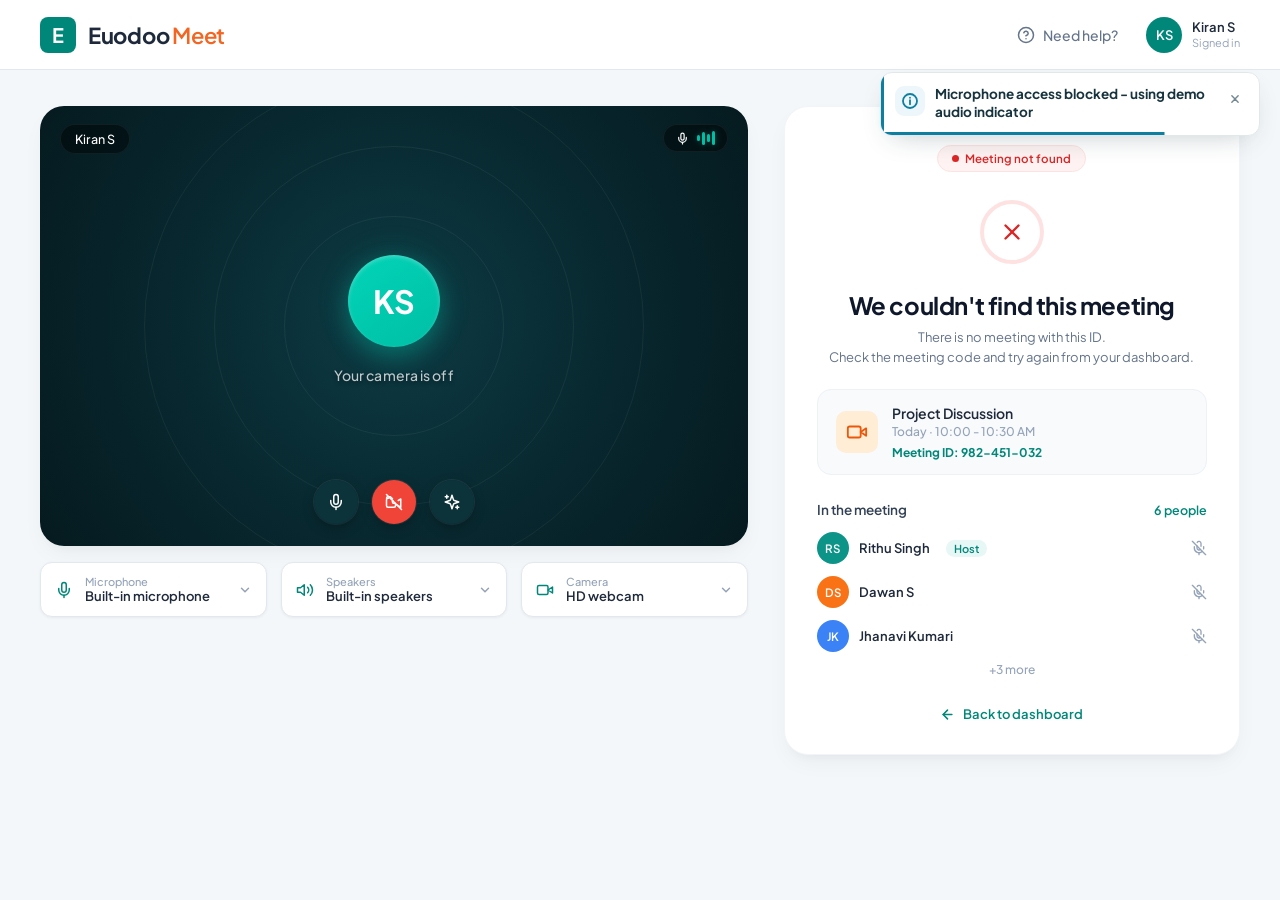
<file: waitingpage.html>
<!DOCTYPE html>
<html lang="en">
<head>
  <meta charset="UTF-8" />
  <meta name="viewport" content="width=device-width, initial-scale=1.0" />
  <title>Euodoo Meet - Waiting Room</title>
  <link rel="preconnect" href="https://fonts.googleapis.com">
  <link rel="preconnect" href="https://fonts.gstatic.com" crossorigin>
  <link href="https://fonts.googleapis.com/css2?family=Plus+Jakarta+Sans:wght@400;500;600;700&display=swap" rel="stylesheet">
  <style>
    :root {
      --bg-body: #f4f7f9;
      --text-main: #111827;
      --text-muted: #64748b;
      --brand-teal: #008779;
      --brand-teal-light: #e0f2f1;
      --brand-orange: #f26522;
      --card-bg: #ffffff;
      --border-color: #e2e8f0;

      --video-bg-center: #0d3b44;
      --video-bg-mid: #08272e;
      --video-bg-edge: #051a1f;
      --teal-primary: #00bfa5;
      --red-alert: #f04438;
      --red-hover: #dc2626;
      --btn-dark: rgba(14, 52, 60, 0.85);
      --btn-dark-hover: rgba(22, 75, 87, 0.95);

      --shadow-sm: 0 1px 3px rgba(0, 0, 0, 0.05);
      --shadow-md: 0 10px 25px -5px rgba(0, 0, 0, 0.05), 0 8px 10px -6px rgba(0, 0, 0, 0.03);
      --radius-lg: 24px;
      --radius-md: 12px;
      --radius-sm: 8px;
    }

    * {
      box-sizing: border-box;
      margin: 0;
      padding: 0;
      font-family: 'Plus Jakarta Sans', -apple-system, BlinkMacSystemFont, "Segoe UI", Roboto, sans-serif;
      -webkit-font-smoothing: antialiased;
    }

    [hidden] { display: none !important; }

    body {
      background-color: var(--bg-body);
      color: var(--text-main);
      min-height: 100vh;
      display: flex;
      flex-direction: column;
    }

    button { font-family: inherit; }

    /* ---------- Header ---------- */
    header {
      background: #ffffff;
      height: 70px;
      padding: 0 40px;
      display: flex;
      align-items: center;
      justify-content: space-between;
      border-bottom: 1px solid var(--border-color);
    }

    .brand {
      display: flex;
      align-items: center;
      gap: 12px;
      text-decoration: none;
    }

    .brand-icon {
      width: 36px;
      height: 36px;
      background: var(--brand-teal);
      border-radius: 8px;
      display: flex;
      align-items: center;
      justify-content: center;
      color: white;
      font-weight: 700;
      font-size: 20px;
    }

    .brand-text {
      font-size: 22px;
      font-weight: 700;
      color: #1e293b;
      letter-spacing: -0.3px;
    }

    .brand-text span {
      color: var(--brand-orange);
      font-weight: 600;
      margin-left: 3px;
    }

    .header-actions {
      display: flex;
      align-items: center;
      gap: 28px;
    }

    .need-help {
      display: flex;
      align-items: center;
      gap: 8px;
      color: var(--text-muted);
      text-decoration: none;
      font-size: 14px;
      font-weight: 500;
      transition: color 0.2s ease;
      background: none;
      border: none;
      cursor: pointer;
    }
    .need-help:hover { color: var(--brand-teal); }

    .user-profile {
      display: flex;
      align-items: center;
      gap: 10px;
      cursor: pointer;
      background: none;
      border: none;
      text-align: left;
    }

    .avatar-sm {
      width: 36px;
      height: 36px;
      border-radius: 50%;
      background: var(--brand-teal);
      color: white;
      display: flex;
      align-items: center;
      justify-content: center;
      font-size: 13px;
      font-weight: 600;
    }

    .user-details {
      display: flex;
      flex-direction: column;
      line-height: 1.2;
    }
    .user-name { font-size: 13px; font-weight: 600; color: #1e293b; }
    .user-status { font-size: 11px; color: #94a3b8; }

    /* ---------- Main grid ---------- */
    main {
      flex: 1;
      max-width: 1360px;
      width: 100%;
      margin: 0 auto;
      padding: 36px 40px;
      display: grid;
      grid-template-columns: 1.55fr 1fr;
      gap: 36px;
      align-items: start;
    }

    .preview-container {
      display: flex;
      flex-direction: column;
      gap: 16px;
      min-width: 0;
    }

    .video-card {
      position: relative;
      height: 440px;
      border-radius: var(--radius-lg);
      background: radial-gradient(circle at 50% 48%, var(--video-bg-center) 0%, var(--video-bg-mid) 55%, var(--video-bg-edge) 100%);
      overflow: hidden;
      display: flex;
      flex-direction: column;
      align-items: center;
      justify-content: center;
      box-shadow: var(--shadow-md), 0 0 0 1px rgba(255, 255, 255, 0.08);
      user-select: none;
    }

    .video-top-tag {
      position: absolute;
      top: 18px;
      left: 20px;
      background: rgba(0, 0, 0, 0.42);
      backdrop-filter: blur(8px);
      -webkit-backdrop-filter: blur(8px);
      padding: 6px 14px;
      border-radius: 20px;
      color: white;
      font-size: 12.5px;
      font-weight: 500;
      letter-spacing: 0.2px;
      border: 1px solid rgba(255, 255, 255, 0.06);
      z-index: 10;
    }

    .audio-indicator-pill {
      position: absolute;
      top: 18px;
      right: 20px;
      background: rgba(0, 0, 0, 0.42);
      backdrop-filter: blur(8px);
      -webkit-backdrop-filter: blur(8px);
      padding: 6px 12px;
      border-radius: 20px;
      display: flex;
      align-items: center;
      gap: 8px;
      border: 1px solid rgba(255, 255, 255, 0.06);
      z-index: 10;
      cursor: pointer;
    }

    .audio-bars {
      display: flex;
      align-items: center;
      gap: 2.5px;
      height: 14px;
    }

    .audio-bar {
      width: 2.5px;
      background-color: var(--teal-primary);
      border-radius: 2px;
      animation: soundWave 1.2s infinite ease-in-out;
      box-shadow: 0 0 6px rgba(0, 191, 165, 0.4);
    }
    .audio-bar:nth-child(1) { height: 6px; animation-delay: 0.1s; }
    .audio-bar:nth-child(2) { height: 13px; animation-delay: 0.35s; }
    .audio-bar:nth-child(3) { height: 8px; animation-delay: 0.2s; }
    .audio-bar:nth-child(4) { height: 14px; animation-delay: 0.45s; }

    @keyframes soundWave {
      0%, 100% { transform: scaleY(0.4); opacity: 0.6; }
      50% { transform: scaleY(1.1); opacity: 1; }
    }

    /* Real mic level mode */
    .audio-bars.live .audio-bar {
      animation: none;
      transform: none;
      opacity: 1;
      transition: height 0.08s linear;
    }

    .audio-indicator-pill.muted .audio-bar {
      animation: none !important;
      height: 3px !important;
      transform: none;
      background-color: #64748b;
      box-shadow: none;
    }
    .audio-indicator-pill.muted svg { stroke: #94a3b8; }

    /* Sonar */
    .sonar-stage {
      position: absolute;
      inset: 0;
      pointer-events: none;
      display: flex;
      align-items: center;
      justify-content: center;
      z-index: 1;
    }

    .static-ring {
      position: absolute;
      border-radius: 50%;
      border: 1px solid rgba(255, 255, 255, 0.055);
    }
    .ring-1 { width: 220px; height: 220px; }
    .ring-2 { width: 360px; height: 360px; }
    .ring-3 { width: 500px; height: 500px; }

    .sonar-pulse {
      position: absolute;
      border-radius: 50%;
      border: 1.5px solid rgba(0, 191, 165, 0.55);
      background: radial-gradient(circle, rgba(0, 191, 165, 0.08) 0%, transparent 70%);
      opacity: 0;
      animation: sonarRadiate 4.8s cubic-bezier(0.2, 0.7, 0.3, 1) infinite;
    }
    .sonar-pulse:nth-child(5) { animation-delay: 0s; }
    .sonar-pulse:nth-child(6) { animation-delay: 1.6s; }
    .sonar-pulse:nth-child(7) { animation-delay: 3.2s; }

    @keyframes sonarRadiate {
      0% {
        width: 90px; height: 90px; opacity: 0.85;
        border-color: rgba(0, 191, 165, 0.7);
        box-shadow: 0 0 18px rgba(0, 191, 165, 0.35);
      }
      50% { opacity: 0.45; border-color: rgba(0, 191, 165, 0.3); }
      100% {
        width: 520px; height: 520px; opacity: 0;
        border-color: rgba(0, 191, 165, 0.02);
      }
    }

    .video-card.is-muted .sonar-pulse:not(.burst) {
      animation-play-state: paused;
      opacity: 0;
    }

    .video-center {
      position: relative;
      display: flex;
      flex-direction: column;
      align-items: center;
      gap: 16px;
      z-index: 4;
      margin-top: -16px;
    }

    .avatar-halo {
      position: relative;
      width: 98px;
      height: 98px;
      display: flex;
      align-items: center;
      justify-content: center;
    }

    .avatar-glow {
      position: absolute;
      inset: -12px;
      border-radius: 50%;
      background: radial-gradient(circle, var(--teal-primary) 0%, transparent 70%);
      opacity: 0.38;
      filter: blur(14px);
      animation: breathGlow 3s ease-in-out infinite alternate;
      pointer-events: none;
    }

    @keyframes breathGlow {
      0% { transform: scale(0.92); opacity: 0.25; }
      100% { transform: scale(1.15); opacity: 0.55; }
    }

    .avatar-lg {
      position: relative;
      width: 92px;
      height: 92px;
      border-radius: 50%;
      background: linear-gradient(145deg, #02d4b8 0%, var(--teal-primary) 100%);
      color: white;
      display: flex;
      align-items: center;
      justify-content: center;
      font-size: 32px;
      font-weight: 700;
      letter-spacing: -0.5px;
      box-shadow: 0 10px 25px rgba(0, 191, 165, 0.32), inset 0 2px 4px rgba(255, 255, 255, 0.25);
      cursor: pointer;
      transition: transform 0.25s cubic-bezier(0.34, 1.56, 0.64, 1);
    }
    .avatar-lg:hover { transform: scale(1.06); }

    .camera-status-text {
      color: rgba(255, 255, 255, 0.75);
      font-size: 14px;
      font-weight: 500;
      letter-spacing: 0.1px;
      text-shadow: 0 2px 4px rgba(0, 0, 0, 0.4);
    }

    video#webcamStream {
      position: absolute;
      inset: 0;
      width: 100%;
      height: 100%;
      object-fit: cover;
      display: none;
      transform: scaleX(-1);
      z-index: 3;
    }

    .video-controls {
      position: absolute;
      bottom: 22px;
      display: flex;
      align-items: center;
      gap: 14px;
      z-index: 10;
    }

    .ctrl-btn {
      width: 44px;
      height: 44px;
      border-radius: 50%;
      border: none;
      cursor: pointer;
      display: flex;
      align-items: center;
      justify-content: center;
      transition: all 0.2s cubic-bezier(0.34, 1.4, 0.64, 1);
      box-shadow: 0 4px 12px rgba(0, 0, 0, 0.25), 0 0 0 1px rgba(255, 255, 255, 0.08);
    }
    .ctrl-btn:hover { transform: translateY(-2px) scale(1.05); }

    .ctrl-btn.teal {
      background: var(--btn-dark);
      color: white;
      backdrop-filter: blur(8px);
      -webkit-backdrop-filter: blur(8px);
    }
    .ctrl-btn.teal:hover {
      background: var(--btn-dark-hover);
      box-shadow: 0 6px 16px rgba(0, 0, 0, 0.35), 0 0 10px rgba(0, 191, 165, 0.25);
    }
    .ctrl-btn.red { background: var(--red-alert); color: white; }
    .ctrl-btn.red:hover {
      background: var(--red-hover);
      box-shadow: 0 6px 16px rgba(240, 68, 56, 0.4);
    }
    .ctrl-btn.active-fx { box-shadow: 0 0 0 2px var(--teal-primary), 0 4px 12px rgba(0,0,0,.25); }

    .sparkle-burst {
      position: absolute;
      pointer-events: none;
      width: 8px;
      height: 8px;
      border-radius: 50%;
      opacity: 0;
      animation: sparkleFly 0.8s ease-out forwards;
      z-index: 20;
    }
    @keyframes sparkleFly {
      0% { transform: translate(0, 0) scale(1.2); opacity: 1; }
      100% { transform: translate(var(--dx), var(--dy)) scale(0.1); opacity: 0; }
    }

    /* Background-effect (blur/tint) applied to the video */
    video#webcamStream.fx { filter: saturate(1.25) contrast(1.05) hue-rotate(-8deg); }

    /* ---------- Device selectors ---------- */
    .device-selectors {
      display: grid;
      grid-template-columns: repeat(3, 1fr);
      gap: 14px;
    }

    .device-card {
      background: #ffffff;
      border: 1px solid var(--border-color);
      border-radius: var(--radius-md);
      padding: 12px 14px;
      display: flex;
      align-items: center;
      justify-content: space-between;
      cursor: pointer;
      transition: all 0.2s ease;
      box-shadow: var(--shadow-sm);
      position: relative;
      min-width: 0;
    }
    .device-card:hover {
      border-color: #cbd5e1;
      box-shadow: 0 3px 8px rgba(0, 0, 0, 0.04);
    }

    .device-info {
      display: flex;
      align-items: center;
      gap: 12px;
      overflow: hidden;
      min-width: 0;
    }

    .device-icon {
      color: var(--brand-teal);
      display: flex;
      align-items: center;
      justify-content: center;
      flex-shrink: 0;
    }

    .device-texts {
      display: flex;
      flex-direction: column;
      overflow: hidden;
    }
    .device-type { font-size: 11px; color: #94a3b8; font-weight: 500; }
    .device-name {
      font-size: 13px;
      font-weight: 600;
      color: #1e293b;
      white-space: nowrap;
      overflow: hidden;
      text-overflow: ellipsis;
    }

    .device-arrow {
      color: #94a3b8;
      flex-shrink: 0;
      display: flex;
      align-items: center;
      margin-left: 6px;
    }

    .custom-select {
      display: none;
      position: absolute;
      bottom: calc(100% + 6px);
      left: 0;
      right: 0;
      background: white;
      border: 1px solid var(--border-color);
      border-radius: var(--radius-md);
      box-shadow: 0 10px 25px rgba(0, 0, 0, 0.1);
      z-index: 30;
      overflow: hidden;
      padding: 6px 0;
      max-height: 220px;
      overflow-y: auto;
    }
    .custom-select.show { display: block; }

    .dropdown-opt {
      padding: 8px 14px;
      font-size: 12.5px;
      color: #334155;
      cursor: pointer;
      white-space: nowrap;
      overflow: hidden;
      text-overflow: ellipsis;
    }
    .dropdown-opt:hover { background: #f1f5f9; color: var(--brand-teal); }
    .dropdown-opt.selected { color: var(--brand-teal); font-weight: 600; background: #f0fdfa; }

    /* ---------- Waiting card ---------- */
    .waiting-card {
      background: #ffffff;
      border-radius: 24px;
      padding: 38px 32px 32px;
      box-shadow: var(--shadow-md);
      border: 1px solid #f1f5f9;
      display: flex;
      flex-direction: column;
      align-items: center;
      text-align: center;
    }

    .state-wrap {
      width: 100%;
      display: flex;
      flex-direction: column;
      align-items: center;
    }

    .status-pill {
      display: inline-flex;
      align-items: center;
      gap: 6px;
      background: #fff7ed;
      color: #ea580c;
      padding: 5px 14px;
      border-radius: 20px;
      font-size: 11.5px;
      font-weight: 600;
      margin-bottom: 24px;
      border: 1px solid #ffedd5;
    }
    .status-pill.cancelled { background: #fef2f2; color: #dc2626; border-color: #fee2e2; }

    .status-dot {
      width: 7px;
      height: 7px;
      background-color: #ea580c;
      border-radius: 50%;
      animation: pulseDot 1.8s infinite;
    }
    .status-pill.cancelled .status-dot { background-color: #dc2626; animation: none; }

    @keyframes pulseDot {
      0%, 100% { opacity: 1; transform: scale(1); }
      50% { opacity: 0.4; transform: scale(0.85); }
    }

    .ring-wrapper {
      position: relative;
      width: 72px;
      height: 72px;
      margin-bottom: 22px;
      display: flex;
      align-items: center;
      justify-content: center;
    }
    .ring-svg { width: 100%; height: 100%; transform: rotate(-90deg); }
    .ring-bg { fill: none; stroke: #dcfce7; stroke-width: 4; }
    .ring-progress {
      fill: none;
      stroke: #008779;
      stroke-width: 4;
      stroke-dasharray: 190;
      stroke-dashoffset: 75;
      stroke-linecap: round;
      transform-origin: 36px 36px;
      animation: spinProgress 2.2s linear infinite;
    }
    @keyframes spinProgress {
      0% { transform: rotate(0deg); }
      100% { transform: rotate(360deg); }
    }
    .ring-icon {
      position: absolute;
      color: #008779;
      display: flex;
      align-items: center;
      justify-content: center;
    }
    .ring-wrapper.cancelled .ring-bg { stroke: #fee2e2; }
    .ring-wrapper.cancelled .ring-icon { color: #dc2626; }

    .waiting-title {
      font-size: 24px;
      font-weight: 700;
      color: #0f172a;
      letter-spacing: -0.4px;
      margin-bottom: 8px;
    }

    .waiting-subtitle {
      font-size: 13px;
      color: #64748b;
      line-height: 1.5;
      margin-bottom: 10px;
    }

    .wait-timer {
      font-size: 12px;
      font-weight: 600;
      color: var(--brand-teal);
      background: #e6f7f5;
      padding: 3px 12px;
      border-radius: 12px;
      margin-bottom: 22px;
      font-variant-numeric: tabular-nums;
    }

    .meeting-info-box {
      width: 100%;
      background: #f8fafc;
      border: 1px solid #edf2f7;
      border-radius: 14px;
      padding: 14px 18px;
      display: flex;
      align-items: center;
      gap: 14px;
      text-align: left;
      margin-bottom: 26px;
    }

    .meeting-badge-icon {
      width: 42px;
      height: 42px;
      border-radius: 10px;
      background: #ffedd5;
      color: #ea580c;
      display: flex;
      align-items: center;
      justify-content: center;
      flex-shrink: 0;
    }

    .meeting-meta { display: flex; flex-direction: column; gap: 2px; }
    .meeting-name { font-size: 14px; font-weight: 600; color: #1e293b; }
    .meeting-time { font-size: 12px; color: #94a3b8; font-weight: 500; }

    .attendees-section { width: 100%; text-align: left; margin-bottom: 28px; }

    .attendees-header {
      display: flex;
      justify-content: space-between;
      align-items: center;
      margin-bottom: 14px;
    }
    .attendees-title { font-size: 13.5px; font-weight: 600; color: #334155; }
    .attendees-count {
      font-size: 12.5px;
      color: var(--brand-teal);
      font-weight: 600;
      background: none;
      border: none;
      cursor: pointer;
    }
    .attendees-count:hover { text-decoration: underline; }

    .attendee-list { display: flex; flex-direction: column; gap: 12px; }

    .attendee-item { display: flex; align-items: center; justify-content: space-between; }
    .attendee-left { display: flex; align-items: center; gap: 10px; }

    .avatar-mini {
      width: 32px;
      height: 32px;
      border-radius: 50%;
      color: white;
      font-size: 11.5px;
      font-weight: 600;
      display: flex;
      align-items: center;
      justify-content: center;
    }
    .avatar-sn { background-color: #0d9488; }
    .avatar-sb { background-color: #f97316; }
    .avatar-ds { background-color: #3b82f6; }
    .avatar-extra { background-color: #6366f1; }

    .attendee-name { font-size: 13px; font-weight: 600; color: #1e293b; }

    .host-pill {
      background: #e6f7f5;
      color: var(--brand-teal);
      font-size: 11px;
      font-weight: 600;
      padding: 2px 8px;
      border-radius: 12px;
      margin-left: 6px;
    }

    .attendee-mic { color: #94a3b8; display: flex; align-items: center; }

    .more-attendees-btn {
      width: 100%;
      text-align: center;
      margin-top: 10px;
      background: transparent;
      border: none;
      color: #94a3b8;
      font-size: 12px;
      font-weight: 500;
      cursor: pointer;
      transition: color 0.15s ease;
    }
    .more-attendees-btn:hover { color: var(--brand-teal); }

    .hidden-attendees {
      display: none;
      flex-direction: column;
      gap: 12px;
      margin-top: 12px;
    }
    .hidden-attendees.expanded { display: flex; }

    .card-actions { width: 100%; display: flex; flex-direction: column; gap: 16px; }

    .cancel-btn, .primary-btn {
      width: 100%;
      padding: 12px;
      border-radius: var(--radius-sm);
      font-size: 14px;
      font-weight: 600;
      cursor: pointer;
      transition: all 0.2s ease;
    }
    .cancel-btn {
      border: 1.5px solid #e2e8f0;
      background: #ffffff;
      color: #334155;
    }
    .cancel-btn:hover { border-color: #cbd5e1; background: #f8fafc; color: #0f172a; }

    .primary-btn {
      border: 1.5px solid var(--brand-teal);
      background: var(--brand-teal);
      color: #fff;
    }
    .primary-btn:hover { background: #006f64; border-color: #006f64; }

    .back-link {
      display: inline-flex;
      align-items: center;
      justify-content: center;
      gap: 8px;
      color: var(--brand-teal);
      text-decoration: none;
      font-size: 13px;
      font-weight: 600;
      cursor: pointer;
      transition: opacity 0.2s ease;
      background: none;
      border: none;
    }
    .back-link:hover { opacity: 0.85; text-decoration: underline; }

    /* ---------- Dashboard view ---------- */
    .dashboard {
      flex: 1;
      max-width: 900px;
      width: 100%;
      margin: 0 auto;
      padding: 48px 40px;
    }
    .dashboard h2 { font-size: 28px; letter-spacing: -0.5px; margin-bottom: 6px; }
    .dashboard p.sub { color: var(--text-muted); font-size: 14px; margin-bottom: 28px; }
    .dash-card {
      background: #fff;
      border: 1px solid var(--border-color);
      border-radius: 16px;
      padding: 18px 22px;
      display: flex;
      align-items: center;
      justify-content: space-between;
      gap: 16px;
      box-shadow: var(--shadow-sm);
      margin-bottom: 14px;
    }
    .dash-card .meta { display: flex; flex-direction: column; gap: 3px; }
    .dash-card .title { font-weight: 600; font-size: 15px; }
    .dash-card .time { font-size: 12.5px; color: #94a3b8; }
    .dash-card .primary-btn { width: auto; padding: 10px 22px; }
    .dash-card .tag {
      font-size: 11px; font-weight: 600; padding: 3px 10px; border-radius: 12px;
      background: #fff7ed; color: #ea580c; margin-left: 8px;
    }

    /* ---------- Modal ---------- */
    .modal-backdrop {
      position: fixed;
      inset: 0;
      background: rgba(15, 23, 42, 0.45);
      display: flex;
      align-items: center;
      justify-content: center;
      z-index: 1000;
      padding: 20px;
    }
    .modal {
      background: #fff;
      border-radius: 18px;
      padding: 26px 26px 22px;
      width: 100%;
      max-width: 400px;
      box-shadow: 0 25px 50px -12px rgba(0, 0, 0, 0.25);
    }
    .modal h3 { font-size: 18px; margin-bottom: 8px; letter-spacing: -0.2px; }
    .modal .modal-body { font-size: 13.5px; color: var(--text-muted); line-height: 1.6; margin-bottom: 20px; }
    .modal .modal-body ul { padding-left: 18px; }
    .modal .modal-body li { margin-bottom: 6px; }
    .modal-actions { display: flex; gap: 10px; justify-content: flex-end; }
    .modal-actions button {
      padding: 10px 18px;
      border-radius: var(--radius-sm);
      font-size: 13.5px;
      font-weight: 600;
      cursor: pointer;
      border: 1.5px solid #e2e8f0;
      background: #fff;
      color: #334155;
    }
    .modal-actions button.danger { background: var(--red-alert); border-color: var(--red-alert); color: #fff; }
    .modal-actions button.danger:hover { background: var(--red-hover); }
    .modal-actions button.primary { background: var(--brand-teal); border-color: var(--brand-teal); color: #fff; }

    /* ---------- Toast ---------- */
    .toast-msg {
      position: fixed;
      bottom: 24px;
      right: 24px;
      background: #1e293b;
      color: white;
      padding: 12px 20px;
      border-radius: 8px;
      font-size: 13.5px;
      display: flex;
      align-items: center;
      gap: 10px;
      box-shadow: 0 10px 25px rgba(0,0,0,0.15);
      opacity: 0;
      transform: translateY(20px);
      transition: all 0.3s ease;
      pointer-events: none;
      z-index: 2000;
      max-width: calc(100vw - 48px);
    }
    .toast-msg.show { opacity: 1; transform: translateY(0); }

    @media (max-width: 1024px) {
      main { grid-template-columns: 1fr; padding: 24px; }
      .device-selectors { grid-template-columns: 1fr; }
    }

    @media (max-width: 640px) {
      header { padding: 0 20px; }
      main { padding: 16px; }
      .video-card { height: 340px; }
      .user-details { display: none; }
      .header-actions { gap: 16px; }
      .dashboard { padding: 28px 18px; }
      .dash-card { flex-direction: column; align-items: flex-start; }
    }
  </style>
  <script src="js/app.js?v=3"></script>
<script src="js/toast.js"></script>
</head>
<body>

  <!-- Header -->
  <header>
    <a href="#" class="brand" id="brandLink">
      <div class="brand-icon">E</div>
      <div class="brand-text">Euodoo<span>Meet</span></div>
    </a>

    <div class="header-actions">
      <button class="need-help" id="helpBtn" type="button">
        <svg width="18" height="18" viewBox="0 0 24 24" fill="none" stroke="currentColor" stroke-width="2" stroke-linecap="round" stroke-linejoin="round">
          <circle cx="12" cy="12" r="10"></circle>
          <path d="M9.09 9a3 3 0 0 1 5.83 1c0 2-3 3-3 3"></path>
          <line x1="12" y1="17" x2="12.01" y2="17"></line>
        </svg>
        <span>Need help?</span>
      </button>

      <button class="user-profile" id="profileBtn" type="button" title="Signed in as Kiran S">
        <div class="avatar-sm">KS</div>
        <div class="user-details">
          <div class="user-name">Kiran S</div>
          <div class="user-status">Signed in</div>
        </div>
      </button>
    </div>
  </header>

  <!-- Dashboard view (hidden by default) -->
  <section class="dashboard" id="dashboardView" hidden>
    <h2>Welcome back, Kiran</h2>
    <p class="sub">Your upcoming meetings</p>

    <div class="dash-card">
      <div class="meta">
        <div class="title">Project Discussion <span class="tag">Today</span></div>
        <div class="time">10:00 - 10:30 AM &middot; Host: Rithu singh</div>
      </div>
      <button class="primary-btn" id="dashJoinBtn" type="button">Join</button>
    </div>
    <div class="dash-card">
      <div class="meta">
        <div class="title">Weekly Sync</div>
        <div class="time">Tomorrow &middot; 11:00 - 11:30 AM &middot; Host: Dilip S</div>
      </div>
      <button class="cancel-btn" style="width:auto;padding:10px 22px" type="button" id="dashRemindBtn">Remind me</button>
    </div>
  </section>

  <!-- Waiting room view -->
  <main id="waitingView">

    <!-- LEFT: Preview -->
    <section class="preview-container">
      <div class="video-card" id="videoCard">

        <div class="video-top-tag">Kiran S</div>

        <div class="audio-indicator-pill" id="badgeAudio" title="Microphone active (click to mute)">
          <svg width="13" height="13" viewBox="0 0 24 24" fill="none" stroke="#ffffff" stroke-width="2.2" stroke-linecap="round" stroke-linejoin="round">
            <path d="M12 2a3 3 0 0 0-3 3v7a3 3 0 0 0 6 0V5a3 3 0 0 0-3-3Z"></path>
            <path d="M19 10v2a7 7 0 0 1-14 0v-2"></path>
            <line x1="12" y1="19" x2="12" y2="22"></line>
          </svg>
          <div class="audio-bars" id="audioBars">
            <div class="audio-bar"></div>
            <div class="audio-bar"></div>
            <div class="audio-bar"></div>
            <div class="audio-bar"></div>
          </div>
        </div>

        <div class="sonar-stage" id="sonarStage">
          <div class="static-ring ring-1"></div>
          <div class="static-ring ring-2"></div>
          <div class="static-ring ring-3"></div>
          <div class="static-ring" style="display:none"></div>
          <div class="sonar-pulse"></div>
          <div class="sonar-pulse"></div>
          <div class="sonar-pulse"></div>
        </div>

        <video id="webcamStream" autoplay playsinline muted></video>

        <div class="video-center" id="avatarDisplay">
          <div class="avatar-halo">
            <div class="avatar-glow"></div>
            <div class="avatar-lg" id="avatarCircle" title="Click to pulse sound wave">KS</div>
          </div>
          <div class="camera-status-text" id="cameraStatusText">Your camera is off</div>
        </div>

        <div class="video-controls">
          <button class="ctrl-btn teal" id="micBtn" type="button" title="Toggle Microphone"></button>
          <button class="ctrl-btn red" id="camBtn" type="button" title="Toggle Camera"></button>
          <button class="ctrl-btn teal" id="effectsBtn" type="button" title="Apply Effects">
            <svg width="18" height="18" viewBox="0 0 24 24" fill="none" stroke="currentColor" stroke-width="2" stroke-linecap="round" stroke-linejoin="round">
              <path d="m12 3-1.912 5.813a2 2 0 0 1-1.275 1.275L3 12l5.813 1.912a2 2 0 0 1 1.275 1.275L12 21l1.912-5.813a2 2 0 0 1 1.275-1.275L21 12l-5.813-1.912a2 2 0 0 1-1.275-1.275L12 3Z"></path>
              <path d="M5 3v4"></path>
              <path d="M19 17v4"></path>
              <path d="M3 5h4"></path>
              <path d="M17 19h4"></path>
            </svg>
          </button>
        </div>
      </div>

      <!-- Device selectors -->
      <div class="device-selectors">
        <div class="device-card" id="micSelectCard">
          <div class="device-info">
            <div class="device-icon">
              <svg width="18" height="18" viewBox="0 0 24 24" fill="none" stroke="currentColor" stroke-width="2" stroke-linecap="round" stroke-linejoin="round">
                <path d="M12 2a3 3 0 0 0-3 3v7a3 3 0 0 0 6 0V5a3 3 0 0 0-3-3Z"></path>
                <path d="M19 10v2a7 7 0 0 1-14 0v-2"></path>
                <line x1="12" y1="19" x2="12" y2="22"></line>
              </svg>
            </div>
            <div class="device-texts">
              <span class="device-type">Microphone</span>
              <span class="device-name" id="currentMicText">Built-in microphone</span>
            </div>
          </div>
          <div class="device-arrow">
            <svg width="14" height="14" viewBox="0 0 24 24" fill="none" stroke="currentColor" stroke-width="2.5" stroke-linecap="round" stroke-linejoin="round"><path d="m6 9 6 6 6-6"/></svg>
          </div>
          <div class="custom-select" id="micMenu"></div>
        </div>

        <div class="device-card" id="speakerSelectCard">
          <div class="device-info">
            <div class="device-icon">
              <svg width="18" height="18" viewBox="0 0 24 24" fill="none" stroke="currentColor" stroke-width="2" stroke-linecap="round" stroke-linejoin="round">
                <polygon points="11 5 6 9 2 9 2 15 6 15 11 19 11 5"></polygon>
                <path d="M15.54 8.46a5 5 0 0 1 0 7.07"></path>
                <path d="M19.07 4.93a10 10 0 0 1 0 14.14"></path>
              </svg>
            </div>
            <div class="device-texts">
              <span class="device-type">Speakers</span>
              <span class="device-name" id="currentSpeakerText">Built-in speakers</span>
            </div>
          </div>
          <div class="device-arrow">
            <svg width="14" height="14" viewBox="0 0 24 24" fill="none" stroke="currentColor" stroke-width="2.5" stroke-linecap="round" stroke-linejoin="round"><path d="m6 9 6 6 6-6"/></svg>
          </div>
          <div class="custom-select" id="speakerMenu"></div>
        </div>

        <div class="device-card" id="camSelectCard">
          <div class="device-info">
            <div class="device-icon">
              <svg width="18" height="18" viewBox="0 0 24 24" fill="none" stroke="currentColor" stroke-width="2" stroke-linecap="round" stroke-linejoin="round">
                <path d="m22 8-6 4 6 4V8Z"></path>
                <rect x="2" y="6" width="14" height="12" rx="2"></rect>
              </svg>
            </div>
            <div class="device-texts">
              <span class="device-type">Camera</span>
              <span class="device-name" id="currentCamText">HD webcam</span>
            </div>
          </div>
          <div class="device-arrow">
            <svg width="14" height="14" viewBox="0 0 24 24" fill="none" stroke="currentColor" stroke-width="2.5" stroke-linecap="round" stroke-linejoin="round"><path d="m6 9 6 6 6-6"/></svg>
          </div>
          <div class="custom-select" id="camMenu"></div>
        </div>
      </div>
    </section>

    <!-- RIGHT: Waiting card -->
    <aside class="waiting-card">

      <!-- Waiting state -->
      <div class="state-wrap" id="waitingState">
        <div class="status-pill">
          <span class="status-dot"></span>
          Waiting for host
        </div>

        <div class="ring-wrapper">
          <svg class="ring-svg" viewBox="0 0 72 72">
            <circle class="ring-bg" cx="36" cy="36" r="30"></circle>
            <circle class="ring-progress" cx="36" cy="36" r="30"></circle>
          </svg>
          <div class="ring-icon">
            <svg width="24" height="24" viewBox="0 0 24 24" fill="none" stroke="currentColor" stroke-width="2" stroke-linecap="round" stroke-linejoin="round">
              <path d="m22 8-6 4 6 4V8Z"></path>
              <rect x="2" y="6" width="14" height="12" rx="2"></rect>
            </svg>
          </div>
        </div>

        <h1 class="waiting-title">Waiting for the host to let you in</h1>
        <p class="waiting-subtitle">
          Your request has been sent. You'll join automatically when the host admits you.
        </p>
        <div class="wait-timer" id="waitTimer">Waiting 00:00</div>
      </div>

      <!-- Cancelled state -->
      <div class="state-wrap" id="cancelledState" hidden>
        <div class="status-pill cancelled">
          <span class="status-dot"></span>
          Request cancelled
        </div>

        <div class="ring-wrapper cancelled">
          <svg class="ring-svg" viewBox="0 0 72 72">
            <circle class="ring-bg" cx="36" cy="36" r="30"></circle>
          </svg>
          <div class="ring-icon">
            <svg width="26" height="26" viewBox="0 0 24 24" fill="none" stroke="currentColor" stroke-width="2.2" stroke-linecap="round" stroke-linejoin="round">
              <line x1="18" y1="6" x2="6" y2="18"></line>
              <line x1="6" y1="6" x2="18" y2="18"></line>
            </svg>
          </div>
        </div>

        <h1 class="waiting-title">You left the waiting room</h1>
        <p class="waiting-subtitle" style="margin-bottom:22px">
          Your request to join was cancelled.<br />
          You can ask to join again at any time.
        </p>
      </div>

      <!-- Meeting details -->
      <div class="meeting-info-box">
        <div class="meeting-badge-icon">
          <svg width="22" height="22" viewBox="0 0 24 24" fill="none" stroke="currentColor" stroke-width="2" stroke-linecap="round" stroke-linejoin="round">
            <path d="m22 8-6 4 6 4V8Z"></path>
            <rect x="2" y="6" width="14" height="12" rx="2"></rect>
          </svg>
        </div>
        <div class="meeting-meta">
          <div class="meeting-name" id="meetingTitleDisplay">Project Discussion</div>
          <div class="meeting-time" id="meetingTimeDisplay">Today &middot; 10:00 - 10:30 AM</div>
          <div id="meetingCodeDisplay" style="font-size: 12px; font-weight: 700; color: var(--brand-teal); margin-top: 4px;">Meeting ID: <span id="meetingCodeVal">---</span></div>
        </div>
      </div>

      <!-- Attendees -->
      <div class="attendees-section">
        <div class="attendees-header">
          <span class="attendees-title">In the meeting</span>
          <button class="attendees-count" id="countToggle" type="button">6 people</button>
        </div>

        <div class="attendee-list">
          <div class="attendee-item">
            <div class="attendee-left">
              <div class="avatar-mini avatar-sn">RS</div>
              <span class="attendee-name">Rithu Singh</span>
              <span class="host-pill">Host</span>
            </div>
            <div class="attendee-mic" data-muted-icon></div>
          </div>

          <div class="attendee-item">
            <div class="attendee-left">
              <div class="avatar-mini avatar-sb">DS</div>
              <span class="attendee-name">Dawan S</span>
            </div>
            <div class="attendee-mic" data-muted-icon></div>
          </div>

          <div class="attendee-item">
            <div class="attendee-left">
              <div class="avatar-mini avatar-ds">JK</div>
              <span class="attendee-name">Jhanavi Kumari</span>
            </div>
            <div class="attendee-mic" data-muted-icon></div>
          </div>

          <div class="hidden-attendees" id="extraAttendees">
            <div class="attendee-item">
              <div class="attendee-left">
                <div class="avatar-mini avatar-extra">RK</div>
                <span class="attendee-name">Roshan kumar</span>
              </div>
              <div class="attendee-mic" data-muted-icon></div>
            </div>
            <div class="attendee-item">
              <div class="attendee-left">
                <div class="avatar-mini avatar-sn">AJ</div>
                <span class="attendee-name">Ajay Tomar</span>
              </div>
              <div class="attendee-mic" data-muted-icon></div>
            </div>
            <div class="attendee-item">
              <div class="attendee-left">
                <div class="avatar-mini avatar-sb">RV</div>
                <span class="attendee-name">Rahul Varma</span>
              </div>
              <div class="attendee-mic" data-muted-icon></div>
            </div>
          </div>
        </div>

        <button class="more-attendees-btn" id="moreBtn" type="button">+3 more</button>
      </div>

      <!-- Actions -->
      <div class="card-actions">
        <button class="cancel-btn" id="cancelRequestBtn" type="button">Cancel request</button>
        <button class="primary-btn" id="rejoinBtn" type="button" hidden>Request to join again</button>
        <button class="back-link" id="backDashboardBtn" type="button">
          <svg width="15" height="15" viewBox="0 0 24 24" fill="none" stroke="currentColor" stroke-width="2.5" stroke-linecap="round" stroke-linejoin="round">
            <path d="m12 19-7-7 7-7"></path>
            <path d="M19 12H5"></path>
          </svg>
          Back to dashboard
        </button>
      </div>
    </aside>
  </main>

  <div class="toast-msg" id="toast" role="status" aria-live="polite"></div>

  <script>
    (function () {
      'use strict';

      /* ---------- Icons ---------- */
      const ICON_MIC = `
        <svg width="18" height="18" viewBox="0 0 24 24" fill="none" stroke="currentColor" stroke-width="2" stroke-linecap="round" stroke-linejoin="round">
          <path d="M12 2a3 3 0 0 0-3 3v7a3 3 0 0 0 6 0V5a3 3 0 0 0-3-3Z"></path>
          <path d="M19 10v2a7 7 0 0 1-14 0v-2"></path>
          <line x1="12" y1="19" x2="12" y2="22"></line>
        </svg>`;
      const ICON_MIC_OFF = `
        <svg width="18" height="18" viewBox="0 0 24 24" fill="none" stroke="currentColor" stroke-width="2" stroke-linecap="round" stroke-linejoin="round">
          <line x1="2" y1="2" x2="22" y2="22"></line>
          <path d="M18.89 13.23A7.12 7.12 0 0 0 19 12v-2"></path>
          <path d="M5 10v2a7 7 0 0 0 12 5"></path>
          <path d="M15 9.34V5a3 3 0 0 0-5.68-1.33"></path>
          <path d="M9 9v3a3 3 0 0 0 5.12 2.12"></path>
          <line x1="12" y1="19" x2="12" y2="22"></line>
        </svg>`;
      const ICON_CAM = `
        <svg width="18" height="18" viewBox="0 0 24 24" fill="none" stroke="currentColor" stroke-width="2" stroke-linecap="round" stroke-linejoin="round">
          <path d="m22 8-6 4 6 4V8Z"></path>
          <rect x="2" y="6" width="14" height="12" rx="2"></rect>
        </svg>`;
      const ICON_CAM_OFF = `
        <svg width="18" height="18" viewBox="0 0 24 24" fill="none" stroke="currentColor" stroke-width="2" stroke-linecap="round" stroke-linejoin="round">
          <line x1="2" y1="2" x2="22" y2="22"></line>
          <path d="M10.41 10.41a2 2 0 0 0 2.83 2.83"></path>
          <path d="m16 16 5 3V8l-3.34 2"></path>
          <path d="M2 7a2 2 0 0 1 2-2h3.17l2.83 2.83"></path>
          <path d="M14 14.5V17a2 2 0 0 1-2 2H4a2 2 0 0 1-2-2V9a2 2 0 0 1 2-2h.83"></path>
        </svg>`;
      const ICON_ATTENDEE_MUTED = ICON_MIC_OFF.replace('width="18" height="18"', 'width="16" height="16"');

      /* ---------- Elements ---------- */
      const $ = (id) => document.getElementById(id);
      const videoCard = $('videoCard');
      const micBtn = $('micBtn');
      const camBtn = $('camBtn');
      const effectsBtn = $('effectsBtn');
      const badgeAudio = $('badgeAudio');
      const audioBars = $('audioBars');
      const avatarDisplay = $('avatarDisplay');
      const avatarCircle = $('avatarCircle');
      const cameraStatusText = $('cameraStatusText');
      const webcamStream = $('webcamStream');
      const moreBtn = $('moreBtn');
      const countToggle = $('countToggle');
      const extraAttendees = $('extraAttendees');
      const toast = $('toast');
      const waitingView = $('waitingView');
      const waitingState = $('waitingState');
      const cancelledState = $('cancelledState');
      const cancelBtn = $('cancelRequestBtn');
      const rejoinBtn = $('rejoinBtn');
      const waitTimer = $('waitTimer');

      document.querySelectorAll('[data-muted-icon]').forEach((el) => { el.innerHTML = ICON_ATTENDEE_MUTED; });

      /* ---------- User & Meeting Resolution ---------- */
      let currentUser = (window.EuodooApp && EuodooApp.getSession()) ? EuodooApp.getSession() : null;
      const hadExplicitSession = !!currentUser; // demo auto-login (Kiran S) should not flip roles
      if (!currentUser) {
        if (window.EuodooApp) {
          currentUser = EuodooApp.requireAuth('login.html', true);
        } else {
          currentUser = { name: 'Kiran S', firstName: 'Kiran', initials: 'KS', role: 'User' };
        }
      }

      const urlParams = new URLSearchParams(window.location.search);
      let currentMeetingId = urlParams.get('meetingId');
      let currentMeetingTitle = urlParams.get('meetingTitle');

      const storedMeeting = (window.EuodooApp && EuodooApp.getMeeting()) ? EuodooApp.getMeeting() : null;
      if (!currentMeetingId && storedMeeting) {
        currentMeetingId = storedMeeting.code || storedMeeting.id;
        if (!currentMeetingTitle) currentMeetingTitle = storedMeeting.title;
      }
      if (!currentMeetingId) currentMeetingId = '982-451-032';
      if (!currentMeetingTitle) currentMeetingTitle = 'Project Discussion';

      // Update UI with participant and meeting identity
      if (currentUser) {
        const profileBtn = $('profileBtn');
        if (profileBtn) {
          profileBtn.title = 'Signed in as ' + currentUser.name;
          const av = profileBtn.querySelector('.avatar-sm');
          if (av) av.textContent = currentUser.initials;
          const un = profileBtn.querySelector('.user-name');
          if (un) un.textContent = currentUser.name;
        }
        const topTag = document.querySelector('.video-top-tag');
        if (topTag) topTag.textContent = currentUser.name;
        if (avatarCircle) avatarCircle.textContent = currentUser.initials;
      }

      const titleEl = $('meetingTitleDisplay');
      if (titleEl) titleEl.textContent = currentMeetingTitle;
      const codeVal = $('meetingCodeVal');
      if (codeVal) codeVal.textContent = currentMeetingId;

      /* ---------- Host guard for the demo role check ---------- */
      /* If the current user is the designated host of this meeting, they never
         wait for admission: the host enters the existing call page directly. */
      if (window.EuodooApp && hadExplicitSession && currentMeetingId && EuodooApp.isHostForMeeting(currentMeetingId)) {
        EuodooApp.goToCallPage(currentMeetingId, currentMeetingTitle);
        return;
      }

      /* ---------- Multi-Tab Join Request Synchronization ---------- */
      let activeRequest = null;
      let stopRequestListener = null;
      let stopLockListener = null;
      let stopEndedListener = null;
      let endedHandled = false;

      // If the host ended the meeting, the waiting room can never become the call page.
      function showMeetingEndedState() {
        endedHandled = true;
        stopWaiting();
        waitingState.hidden = true;
        cancelledState.hidden = false;
        const pill = cancelledState.querySelector('.status-pill');
        if (pill) pill.innerHTML = '<span class="status-dot" style="background:#dc2626;"></span> Meeting ended';
        const t = cancelledState.querySelector('.waiting-title');
        if (t) t.textContent = 'The meeting has ended';
        const s = cancelledState.querySelector('.waiting-subtitle');
        if (s) s.innerHTML = 'The host ended this meeting.<br/>You can start or join another meeting from your dashboard.';
        cancelBtn.hidden = true;
        rejoinBtn.hidden = true;
        if (stopRequestListener) stopRequestListener();
        if (stopLockListener) stopLockListener();
      }

      // Invalid/missing meeting IDs: same terminal state, no request ever sent.
      function showMeetingNotFoundState() {
        endedHandled = true;
        stopWaiting();
        waitingState.hidden = true;
        cancelledState.hidden = false;
        const pill = cancelledState.querySelector('.status-pill');
        if (pill) pill.innerHTML = '<span class="status-dot" style="background:#dc2626;"></span> Meeting not found';
        const t = cancelledState.querySelector('.waiting-title');
        if (t) t.textContent = "We couldn't find this meeting";
        const s = cancelledState.querySelector('.waiting-subtitle');
        if (s) s.innerHTML = "There is no meeting with this ID.<br/>Check the meeting code and try again from your dashboard.";
        cancelBtn.hidden = true;
        rejoinBtn.hidden = true;
        if (stopRequestListener) stopRequestListener();
      }

      function registerParticipantRequest() {
        if (!window.EuodooApp) return;
        // A meeting the host already ended never opens the waiting room; an
        // unknown meeting ID has nothing to wait for either.
        if (EuodooApp.getDemoMeeting) {
          const record = EuodooApp.getDemoMeeting(currentMeetingId);
          if (record && record.endedAt) {
            showMeetingEndedState();
            return;
          }
          if (!record) {
            showMeetingNotFoundState();
            return;
          }
          // Host locked the meeting: no new joins until the host unlocks (set
          // from the host's Host tools panel; the backend enforces it for real).
          if (record.locked) {
            stopWaiting();
            const lockPill = cancelledState.querySelector('.status-pill');
            if (lockPill) {
              lockPill.style.background = '#fff7ed';
              lockPill.style.color = '#9a3412';
              lockPill.innerHTML = '<span class="status-dot" style="background:#ea580c;"></span> Meeting locked';
            }
            showCancelledState(
              'This meeting is locked',
              "The host has locked the meeting, so new participants can't join right now. You can rejoin once it's unlocked."
            );
            return;
          }
          // Waiting room disabled by the host: participants enter directly.
          if (record.waitingRoom === false) {
            showToast('The waiting room is off — joining the meeting directly...');
            stopWaiting();
            setTimeout(() => {
              if (EuodooApp.goToCallPage) {
                EuodooApp.goToCallPage(currentMeetingId, currentMeetingTitle);
              } else {
                window.location.href = 'Callpage.html?meetingId=' + encodeURIComponent(currentMeetingId) +
                  '&meetingTitle=' + encodeURIComponent(currentMeetingTitle || '');
              }
            }, 700);
            return;
          }
        }
        activeRequest = EuodooApp.createJoinRequest(currentMeetingId, currentMeetingTitle, currentUser);

        if (stopRequestListener) stopRequestListener();
        stopRequestListener = EuodooApp.listenToRequest(activeRequest.requestId, (status, req) => {
          handleRequestStatusChange(status, req);
        });
        // If the host locks the meeting while someone is waiting, decline the queue.
        stopLockListener = EuodooApp.listenToMeetingRecord(currentMeetingId, record => {
          if (record && record.locked && activeRequest && !endedHandled) {
            endedHandled = true;
            if (stopRequestListener) stopRequestListener();
            EuodooApp.cancelJoinRequest(activeRequest.requestId);
            cancelBtn.hidden = true;
            rejoinBtn.hidden = true;
            showCancelledState(
              'This meeting just got locked',
              "The host locked the meeting while you were waiting, so the request was withdrawn. You can rejoin once it's unlocked."
            );
          }
        });
      }

      function handleRequestStatusChange(status, req) {
        if (status === 'ADMITTED') {
          stopWaiting();
          showToast('The host has admitted you! Joining meeting...');

          const title = waitingState.querySelector('.waiting-title');
          if (title) title.textContent = "You've been admitted!";
          const sub = waitingState.querySelector('.waiting-subtitle');
          if (sub) sub.textContent = 'Connecting audio and video now...';

          const pill = waitingState.querySelector('.status-pill');
          if (pill) {
            pill.style.background = '#e6f8f0';
            pill.style.color = '#0b7c4b';
            pill.innerHTML = '<span class="status-dot" style="background:#0b7c4b;"></span> Admitted by Host';
          }

          const ring = document.querySelector('.ring-progress');
          if (ring) ring.style.stroke = 'var(--brand-teal)';

          setTimeout(() => {
            if (endedHandled) return; // the host ended the meeting in the meantime
            if (window.EuodooApp) {
              EuodooApp.goToMeetingPage(currentMeetingId);
            } else {
              window.location.href = 'Callpage.html?meetingId=' + encodeURIComponent(currentMeetingId);
            }
          }, 1100);
        } else if (status === 'DECLINED') {
          stopWaiting();
          showToast('The host declined your request to join.');
          showCancelledState(
            'Request Declined by Host',
            'The host is unable to admit you at this time. You can return to your dashboard or request to join again later.'
          );
        }
      }

      /* ---------- Media Controls ---------- */
      let isMicMuted = false;
      let isCamOn = false;
      let fxOn = false;
      let micStream = null;
      let camStream = null;
      let audioCtx = null;
      let analyser = null;
      let rafId = null;
      let waitStart = Date.now();
      let waitInterval = null;

      const selected = { mic: null, speaker: null, cam: null };
      const devices = { mic: [], speaker: [], cam: [] };
      const fallbackDevices = {
        mic: [{ id: null, label: 'Built-in microphone' }, { id: null, label: 'Headset Mic (Bluetooth)' }, { id: null, label: 'External USB Mic' }],
        speaker: [{ id: null, label: 'Built-in speakers' }, { id: null, label: 'Bluetooth Headphones' }, { id: null, label: 'External Audio Output' }],
        cam: [{ id: null, label: 'HD webcam' }, { id: null, label: 'Integrated Virtual Camera' }, { id: null, label: 'USB External Cam' }]
      };
      const textEls = { mic: $('currentMicText'), speaker: $('currentSpeakerText'), cam: $('currentCamText') };
      const menuEls = { mic: $('micMenu'), speaker: $('speakerMenu'), cam: $('camMenu') };
      const cardEls = { mic: $('micSelectCard'), speaker: $('speakerSelectCard'), cam: $('camSelectCard') };
      const hasMedia = !!(navigator.mediaDevices && navigator.mediaDevices.getUserMedia);

      let toastTimer = null;
      function showToast(message) {
        // Delegates to the shared EuodooToast component (js/toast.js) so the
        // waiting room uses the same notification design as the other pages.
        if (window.EuodooToast) { EuodooToast.toast(message, { type: 'info' }); return; }
        clearTimeout(toastTimer);
        toast.textContent = message;
        toast.classList.add('show');
        toastTimer = setTimeout(() => toast.classList.remove('show'), 2800);
      }

      let activeModal = null;
      function closeModal() {
        if (activeModal) { activeModal.remove(); activeModal = null; }
      }
      function showModal({ title, bodyHTML, actions }) {
        closeModal();
        const backdrop = document.createElement('div');
        backdrop.className = 'modal-backdrop';
        backdrop.innerHTML = `
          <div class="modal" role="dialog" aria-modal="true">
            <h3></h3>
            <div class="modal-body"></div>
            <div class="modal-actions"></div>
          </div>`;
        backdrop.querySelector('h3').textContent = title;
        backdrop.querySelector('.modal-body').innerHTML = bodyHTML;
        const actionsEl = backdrop.querySelector('.modal-actions');
        actions.forEach((a) => {
          const b = document.createElement('button');
          b.type = 'button';
          b.textContent = a.label;
          if (a.className) b.className = a.className;
          b.addEventListener('click', () => { closeModal(); if (a.onClick) a.onClick(); });
          actionsEl.appendChild(b);
        });
        backdrop.addEventListener('click', (e) => { if (e.target === backdrop) closeModal(); });
        document.body.appendChild(backdrop);
        activeModal = backdrop;
        const first = actionsEl.lastElementChild;
        if (first) first.focus();
      }

      function stopMeter() {
        if (rafId) cancelAnimationFrame(rafId);
        rafId = null;
        audioBars.classList.remove('live');
        audioBars.querySelectorAll('.audio-bar').forEach((b) => { b.style.height = ''; });
      }

      function startMeter() {
        if (!analyser) return;
        const data = new Uint8Array(analyser.frequencyBinCount);
        const bars = audioBars.querySelectorAll('.audio-bar');
        const ranges = [[1, 6], [6, 14], [14, 28], [28, 50]];
        audioBars.classList.add('live');
        const loop = () => {
          rafId = requestAnimationFrame(loop);
          if (isMicMuted) return;
          analyser.getByteFrequencyData(data);
          bars.forEach((bar, i) => {
            const [from, to] = ranges[i];
            let sum = 0;
            for (let k = from; k < to; k++) sum += data[k] || 0;
            const level = sum / (to - from) / 255;
            bar.style.height = (3 + Math.min(1, level * 2.2) * 11) + 'px';
          });
        };
        loop();
      }

      function teardownMic() {
        stopMeter();
        if (micStream) micStream.getTracks().forEach((t) => t.stop());
        micStream = null;
        if (audioCtx) { audioCtx.close().catch(() => {}); audioCtx = null; }
        analyser = null;
      }

      async function startMic(deviceId) {
        if (!hasMedia) return false;
        teardownMic();
        try {
          micStream = await navigator.mediaDevices.getUserMedia({
            audio: deviceId ? { deviceId: { exact: deviceId } } : true
          });
          micStream.getAudioTracks().forEach((t) => { t.enabled = !isMicMuted; });
          const AC = window.AudioContext || window.webkitAudioContext;
          if (AC) {
            audioCtx = new AC();
            const src = audioCtx.createMediaStreamSource(micStream);
            analyser = audioCtx.createAnalyser();
            analyser.fftSize = 128;
            src.connect(analyser);
            if (audioCtx.state === 'suspended') audioCtx.resume().catch(() => {});
            startMeter();
          }
          return true;
        } catch (err) {
          micStream = null;
          return false;
        }
      }

      async function startCam(deviceId) {
        if (!hasMedia) return false;
        if (camStream) camStream.getTracks().forEach((t) => t.stop());
        camStream = null;
        try {
          camStream = await navigator.mediaDevices.getUserMedia({
            video: deviceId ? { deviceId: { exact: deviceId } } : true
          });
          webcamStream.srcObject = camStream;
          webcamStream.style.display = 'block';
          avatarDisplay.style.display = 'none';
          return true;
        } catch (err) {
          camStream = null;
          return false;
        }
      }

      function stopCam() {
        if (camStream) camStream.getTracks().forEach((t) => t.stop());
        camStream = null;
        webcamStream.srcObject = null;
        webcamStream.style.display = 'none';
        avatarDisplay.style.display = 'flex';
      }

      function renderMicBtn() {
        micBtn.innerHTML = isMicMuted ? ICON_MIC_OFF : ICON_MIC;
        micBtn.classList.toggle('red', isMicMuted);
        micBtn.classList.toggle('teal', !isMicMuted);
        videoCard.classList.toggle('is-muted', isMicMuted);
        badgeAudio.classList.toggle('muted', isMicMuted);
        badgeAudio.title = isMicMuted ? 'Microphone muted (click to unmute)' : 'Microphone active (click to mute)';
      }

      function renderCamBtn() {
        camBtn.innerHTML = isCamOn ? ICON_CAM : ICON_CAM_OFF;
        camBtn.classList.toggle('red', !isCamOn);
        camBtn.classList.toggle('teal', isCamOn);
      }

      async function toggleMic() {
        isMicMuted = !isMicMuted;
        if (micStream) {
          micStream.getAudioTracks().forEach((t) => { t.enabled = !isMicMuted; });
          if (isMicMuted) {
            audioBars.querySelectorAll('.audio-bar').forEach((b) => { b.style.height = ''; });
          }
        } else if (!isMicMuted) {
          const ok = await startMic(selected.mic);
          if (!ok && hasMedia) showToast('Microphone unavailable - check browser permissions');
        }
        renderMicBtn();
        showToast(isMicMuted ? 'Microphone muted' : 'Microphone unmuted');
      }

      micBtn.addEventListener('click', toggleMic);
      badgeAudio.addEventListener('click', toggleMic);

      camBtn.addEventListener('click', async () => {
        if (!isCamOn) {
          camBtn.disabled = true;
          const ok = await startCam(selected.cam);
          camBtn.disabled = false;
          if (!ok) {
            showToast(hasMedia ? 'Could not access camera - check browser permissions' : 'Camera is not supported in this browser');
            return;
          }
          isCamOn = true;
          renderCamBtn();
          loadDevices();
          showToast('Camera turned on');
        } else {
          isCamOn = false;
          stopCam();
          cameraStatusText.textContent = 'Your camera is off';
          renderCamBtn();
          showToast('Camera turned off');
        }
      });

      effectsBtn.addEventListener('click', () => {
        fxOn = !fxOn;
        effectsBtn.classList.toggle('active-fx', fxOn);
        webcamStream.classList.toggle('fx', fxOn);
        showToast(fxOn ? 'Visual effects enabled' : 'Visual effects disabled');
      });

      avatarCircle.addEventListener('click', () => {
        showToast('Voice pulse: 1, 2, 3...');
      });

      function toggleAttendees() {
        const expanded = extraAttendees.classList.toggle('expanded');
        moreBtn.textContent = expanded ? '- Show less' : '+3 more';
      }
      moreBtn.addEventListener('click', toggleAttendees);
      countToggle.addEventListener('click', toggleAttendees);

      function renderMenu(kind) {
        const menu = menuEls[kind];
        menu.innerHTML = '';
        const list = devices[kind].length ? devices[kind] : fallbackDevices[kind];
        list.forEach((dev) => {
          const opt = document.createElement('div');
          opt.className = 'dropdown-opt';
          opt.textContent = dev.label;
          opt.title = dev.label;
          const isSel = dev.id ? dev.id === selected[kind] : textEls[kind].textContent === dev.label;
          if (isSel) opt.classList.add('selected');
          opt.addEventListener('click', (e) => {
            e.stopPropagation();
            menu.classList.remove('show');
            selectDevice(kind, dev);
          });
          menu.appendChild(opt);
        });
      }

      async function loadDevices() {
        if (!(navigator.mediaDevices && navigator.mediaDevices.enumerateDevices)) {
          Object.keys(menuEls).forEach(renderMenu);
          return;
        }
        try {
          const all = await navigator.mediaDevices.enumerateDevices();
          const map = { audioinput: 'mic', audiooutput: 'speaker', videoinput: 'cam' };
          const names = { mic: 'Microphone', speaker: 'Speaker', cam: 'Camera' };
          const fresh = { mic: [], speaker: [], cam: [] };
          all.forEach((d) => {
            const kind = map[d.kind];
            if (!kind || !d.deviceId) return;
            fresh[kind].push({ id: d.deviceId, label: d.label || `${names[kind]} ${fresh[kind].length + 1}` });
          });
          Object.keys(fresh).forEach((kind) => {
            if (fresh[kind].length) {
              devices[kind] = fresh[kind];
              const current = devices[kind].find((d) => d.id === selected[kind]) || devices[kind][0];
              selected[kind] = current.id;
              textEls[kind].textContent = current.label;
            }
          });
        } catch (e) {}
        Object.keys(menuEls).forEach(renderMenu);
      }

      async function selectDevice(kind, dev) {
        textEls[kind].textContent = dev.label;
        selected[kind] = dev.id;
        renderMenu(kind);
        if (kind === 'mic' && micStream && dev.id) await startMic(dev.id);
        if (kind === 'cam' && isCamOn && dev.id) await startCam(dev.id);
        showToast(`${kind.toUpperCase()} set to: ${dev.label}`);
      }

      function closeMenus() {
        Object.values(menuEls).forEach((m) => m.classList.remove('show'));
      }

      Object.keys(cardEls).forEach((kind) => {
        cardEls[kind].addEventListener('click', (e) => {
          e.stopPropagation();
          const menu = menuEls[kind];
          const willShow = !menu.classList.contains('show');
          closeMenus();
          if (willShow) menu.classList.add('show');
        });
      });
      document.addEventListener('click', closeMenus);

      /* ---------- Timer ---------- */
      function updateTimer() {
        const s = Math.floor((Date.now() - waitStart) / 1000);
        const mm = String(Math.floor(s / 60)).padStart(2, '0');
        const ss = String(s % 60).padStart(2, '0');
        waitTimer.textContent = `Waiting ${mm}:${ss}`;
      }
      function startWaiting() {
        waitStart = Date.now();
        updateTimer();
        clearInterval(waitInterval);
        waitInterval = setInterval(updateTimer, 1000);
      }
      function stopWaiting() {
        clearInterval(waitInterval);
        waitInterval = null;
      }

      /* ---------- Waiting / Cancelled UI ---------- */
      function showWaitingState() {
        waitingState.hidden = false;
        cancelledState.hidden = true;
        cancelBtn.hidden = false;
        rejoinBtn.hidden = true;
        startWaiting();
      }

      function showCancelledState(reasonTitle, reasonMsg) {
        waitingState.hidden = true;
        cancelledState.hidden = false;
        if (reasonTitle) {
          const t = cancelledState.querySelector('.waiting-title');
          if (t) t.textContent = reasonTitle;
        }
        if (reasonMsg) {
          const s = cancelledState.querySelector('.waiting-subtitle');
          if (s) s.textContent = reasonMsg;
        }
        cancelBtn.hidden = true;
        rejoinBtn.hidden = false;
        stopWaiting();
      }

      function returnToDashboard() {
        stopWaiting();
        if (activeRequest && window.EuodooApp) {
          EuodooApp.cancelJoinRequest(activeRequest.requestId);
        }
        teardownMic();
        if (camStream) camStream.getTracks().forEach((t) => t.stop());
        window.location.href = 'dashboard.html';
      }

      cancelBtn.addEventListener('click', () => {
        showModal({
          title: 'Cancel join request?',
          bodyHTML: `Are you sure you want to cancel your request to join <strong>${currentMeetingTitle}</strong>?`,
          actions: [
            { label: 'Keep waiting' },
            {
              label: 'Cancel & Return to Dashboard',
              className: 'danger',
              onClick: returnToDashboard
            },
            {
              label: 'Cancel Request',
              onClick: () => {
                if (activeRequest && window.EuodooApp) {
                  EuodooApp.cancelJoinRequest(activeRequest.requestId);
                }
                showCancelledState('Request cancelled', "You've left the waiting room. You can request to join again at any time.");
                showToast('Request cancelled');
              }
            }
          ]
        });
      });

      rejoinBtn.addEventListener('click', () => {
        if (window.EuodooApp && activeRequest) {
          // Respect the host's lock / waiting-room settings on every re-entry.
          const record = EuodooApp.getDemoMeeting ? EuodooApp.getDemoMeeting(currentMeetingId) : null;
          if (record && record.endedAt) {
            showMeetingEndedState();
            return;
          }
          if (record && record.locked) {
            showToast('The meeting is still locked by the host. Try again in a while.');
            return;
          }
          if (record && record.waitingRoom === false) {
            showToast('The waiting room is off — joining the meeting directly...');
            window.location.href = 'Callpage.html?meetingId=' + encodeURIComponent(currentMeetingId) +
              '&meetingTitle=' + encodeURIComponent(currentMeetingTitle || '');
            return;
          }
          activeRequest = EuodooApp.rejoinMeeting(activeRequest.requestId, currentMeetingId, currentMeetingTitle, currentUser);
          if (stopRequestListener) stopRequestListener();
          stopRequestListener = EuodooApp.listenToRequest(activeRequest.requestId, (status, req) => {
            handleRequestStatusChange(status, req);
          });
        }
        showWaitingState();
        showToast('Request sent to host');
      });

      $('backDashboardBtn').addEventListener('click', returnToDashboard);
      $('brandLink').addEventListener('click', (e) => { e.preventDefault(); returnToDashboard(); });

      /* ---------- Header Buttons ---------- */
      $('profileBtn').addEventListener('click', () => {
        showToast('Signed in as ' + currentUser.name + ' (' + currentUser.email + ')');
      });

      $('helpBtn').addEventListener('click', () => {
        showModal({
          title: 'Waiting Room Help',
          bodyHTML: `<ul>
            <li>You are in the waiting room for <strong>${currentMeetingTitle}</strong> (ID: <code>${currentMeetingId}</code>).</li>
            <li>Your join request has been sent to the host.</li>
            <li>Once the host admits you from their host control panel, you will automatically enter the meeting page.</li>
            <li>Use the left preview to test and configure your microphone and camera.</li>
            <li>Click "Back to dashboard" or "Cancel request" if you need to leave.</li>
          </ul>`,
          actions: [{ label: 'Got it', className: 'primary' }]
        });
      });

      /* ---------- Cleanup & Lifecycle ---------- */
      document.addEventListener('keydown', (e) => {
        if (e.key === 'Escape') { closeModal(); closeMenus(); }
      });

      window.addEventListener('pagehide', () => {
        if (stopRequestListener) stopRequestListener();
        if (stopLockListener) stopLockListener();
        if (stopEndedListener) stopEndedListener();
        teardownMic();
        if (camStream) camStream.getTracks().forEach((t) => t.stop());
      });

      /* ---------- Init ---------- */
      renderMicBtn();
      renderCamBtn();
      renderMenu('mic'); renderMenu('speaker'); renderMenu('cam');
      startWaiting();
      registerParticipantRequest();
      if (window.EuodooApp && window.EuodooApp.listenToMeetingRecord) {
        stopEndedListener = EuodooApp.listenToMeetingRecord(currentMeetingId, (record) => {
          if (record && record.endedAt && !endedHandled) showMeetingEndedState();
        });
      }

      (async function init() {
        if (hasMedia) {
          const ok = await startMic(null);
          if (!ok) showToast('Microphone access blocked - using demo audio indicator');
        }
        loadDevices();
      })();
    })();
  </script>
</body>
</html>
</file>
